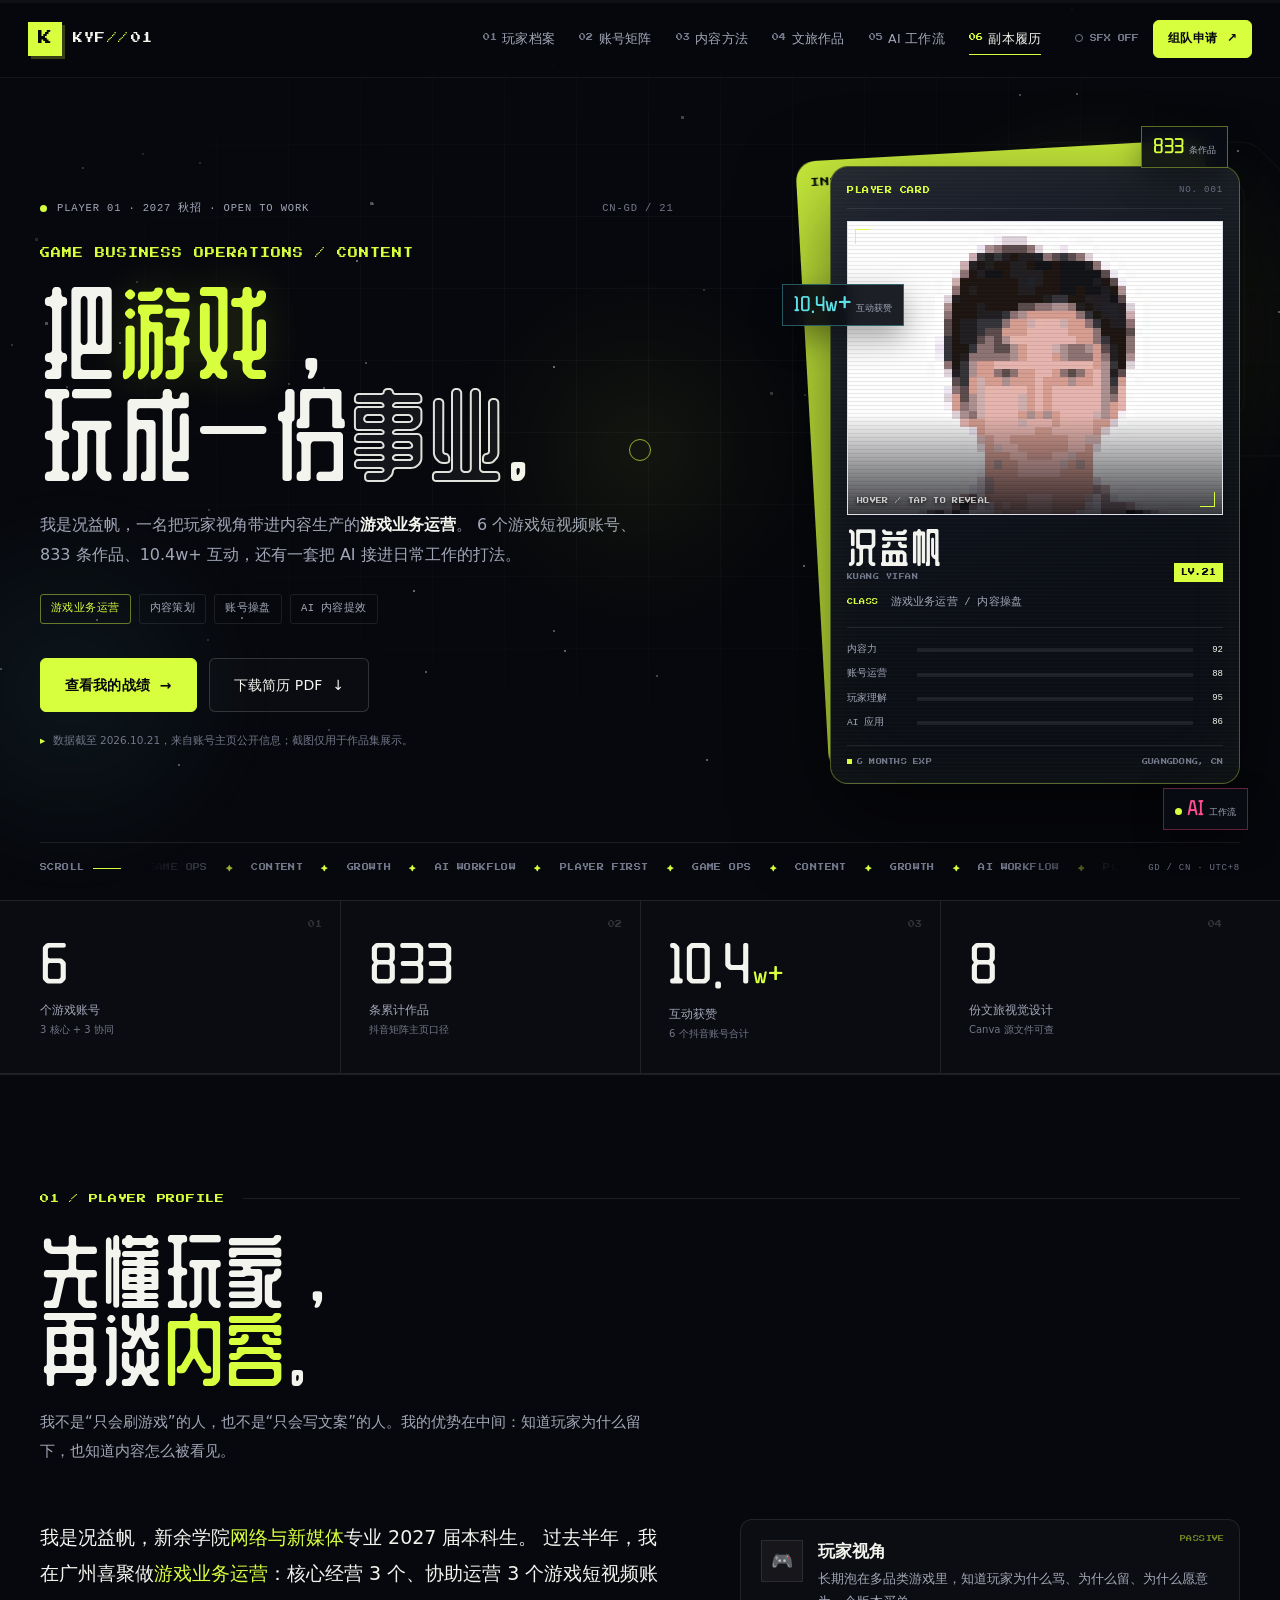
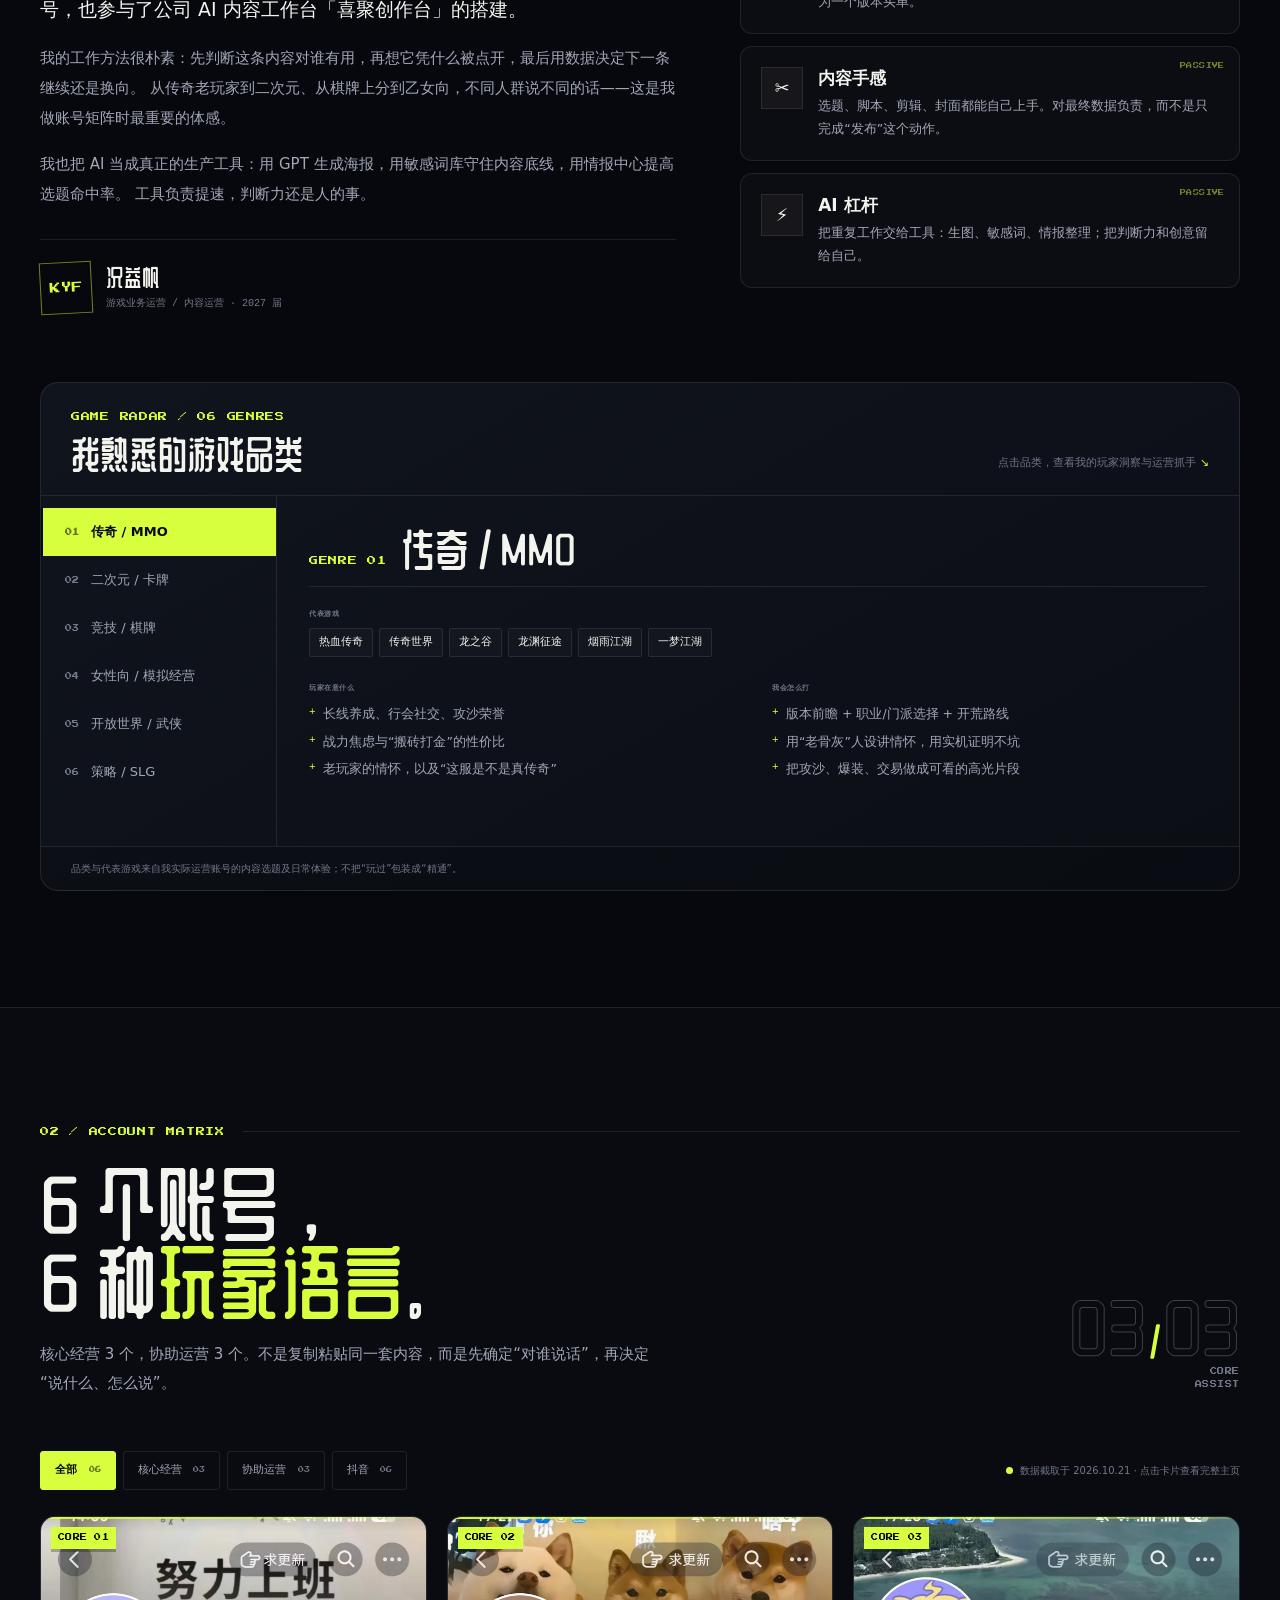
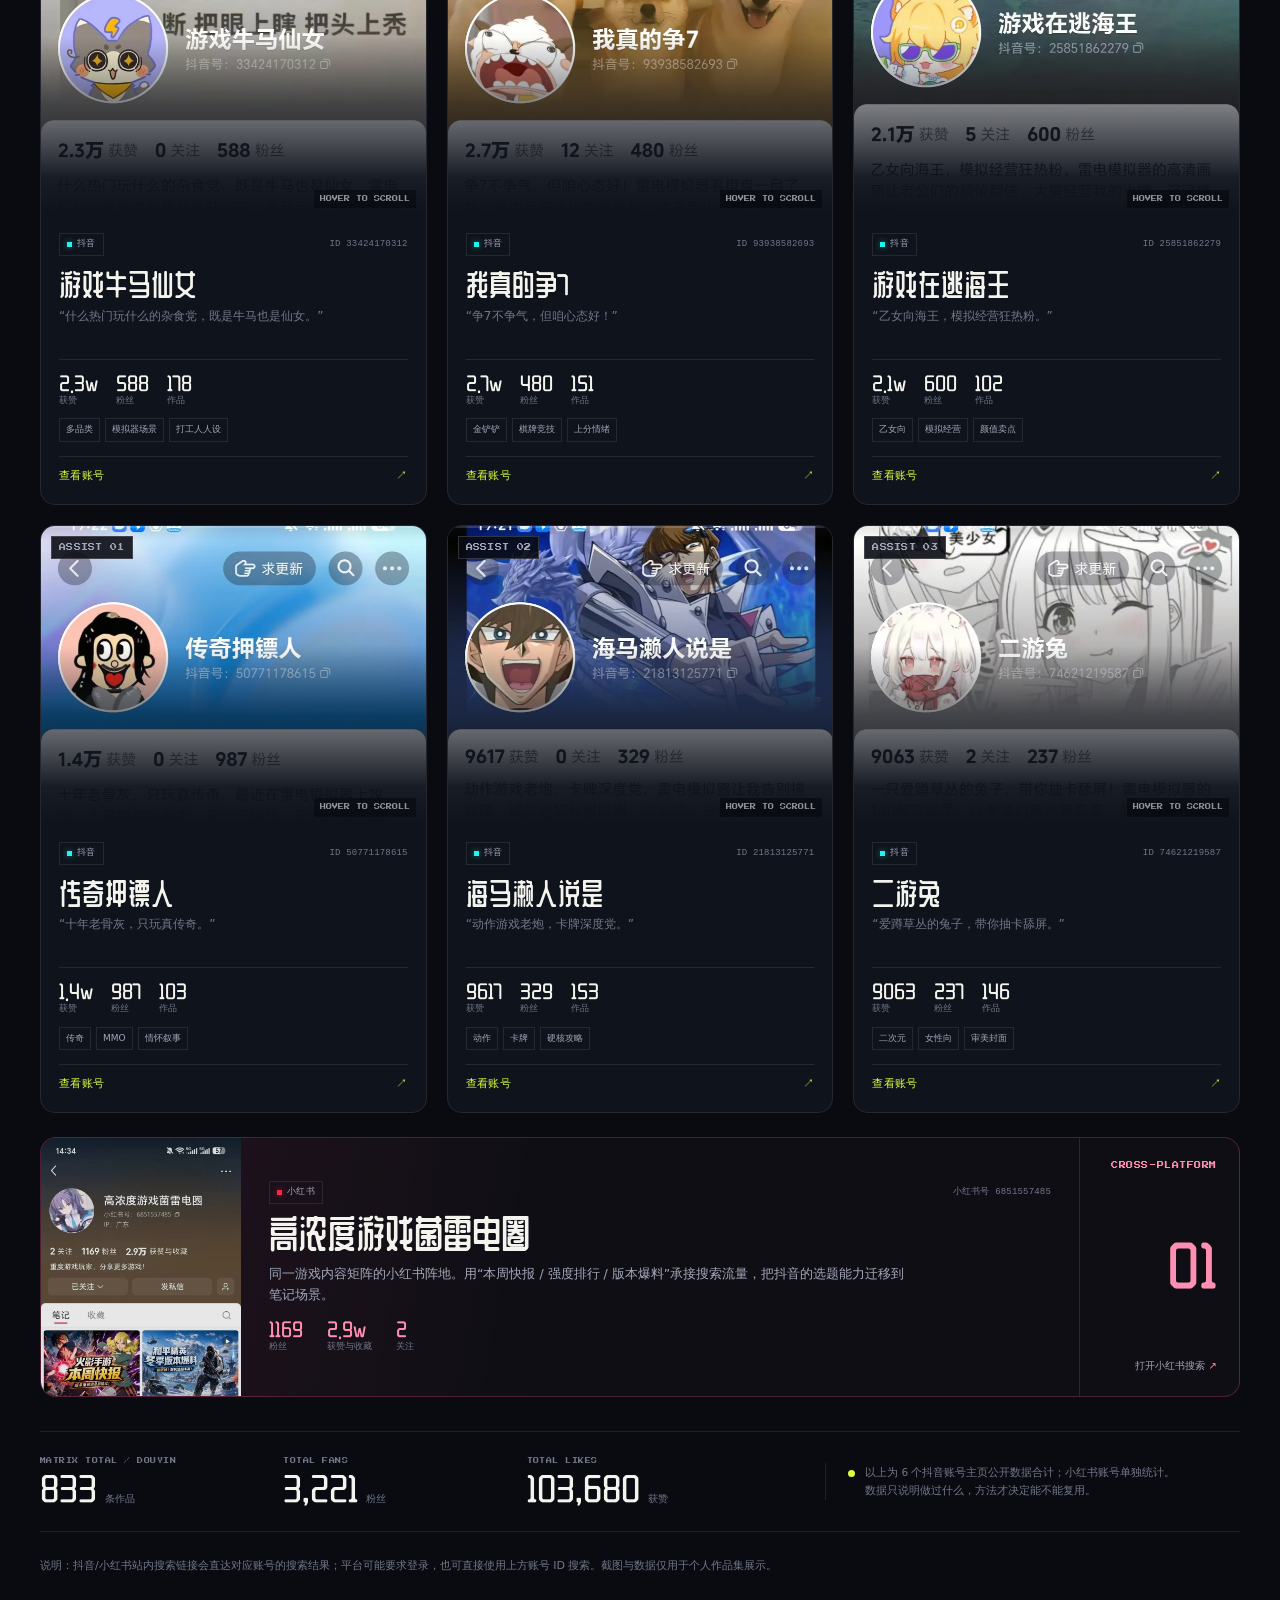
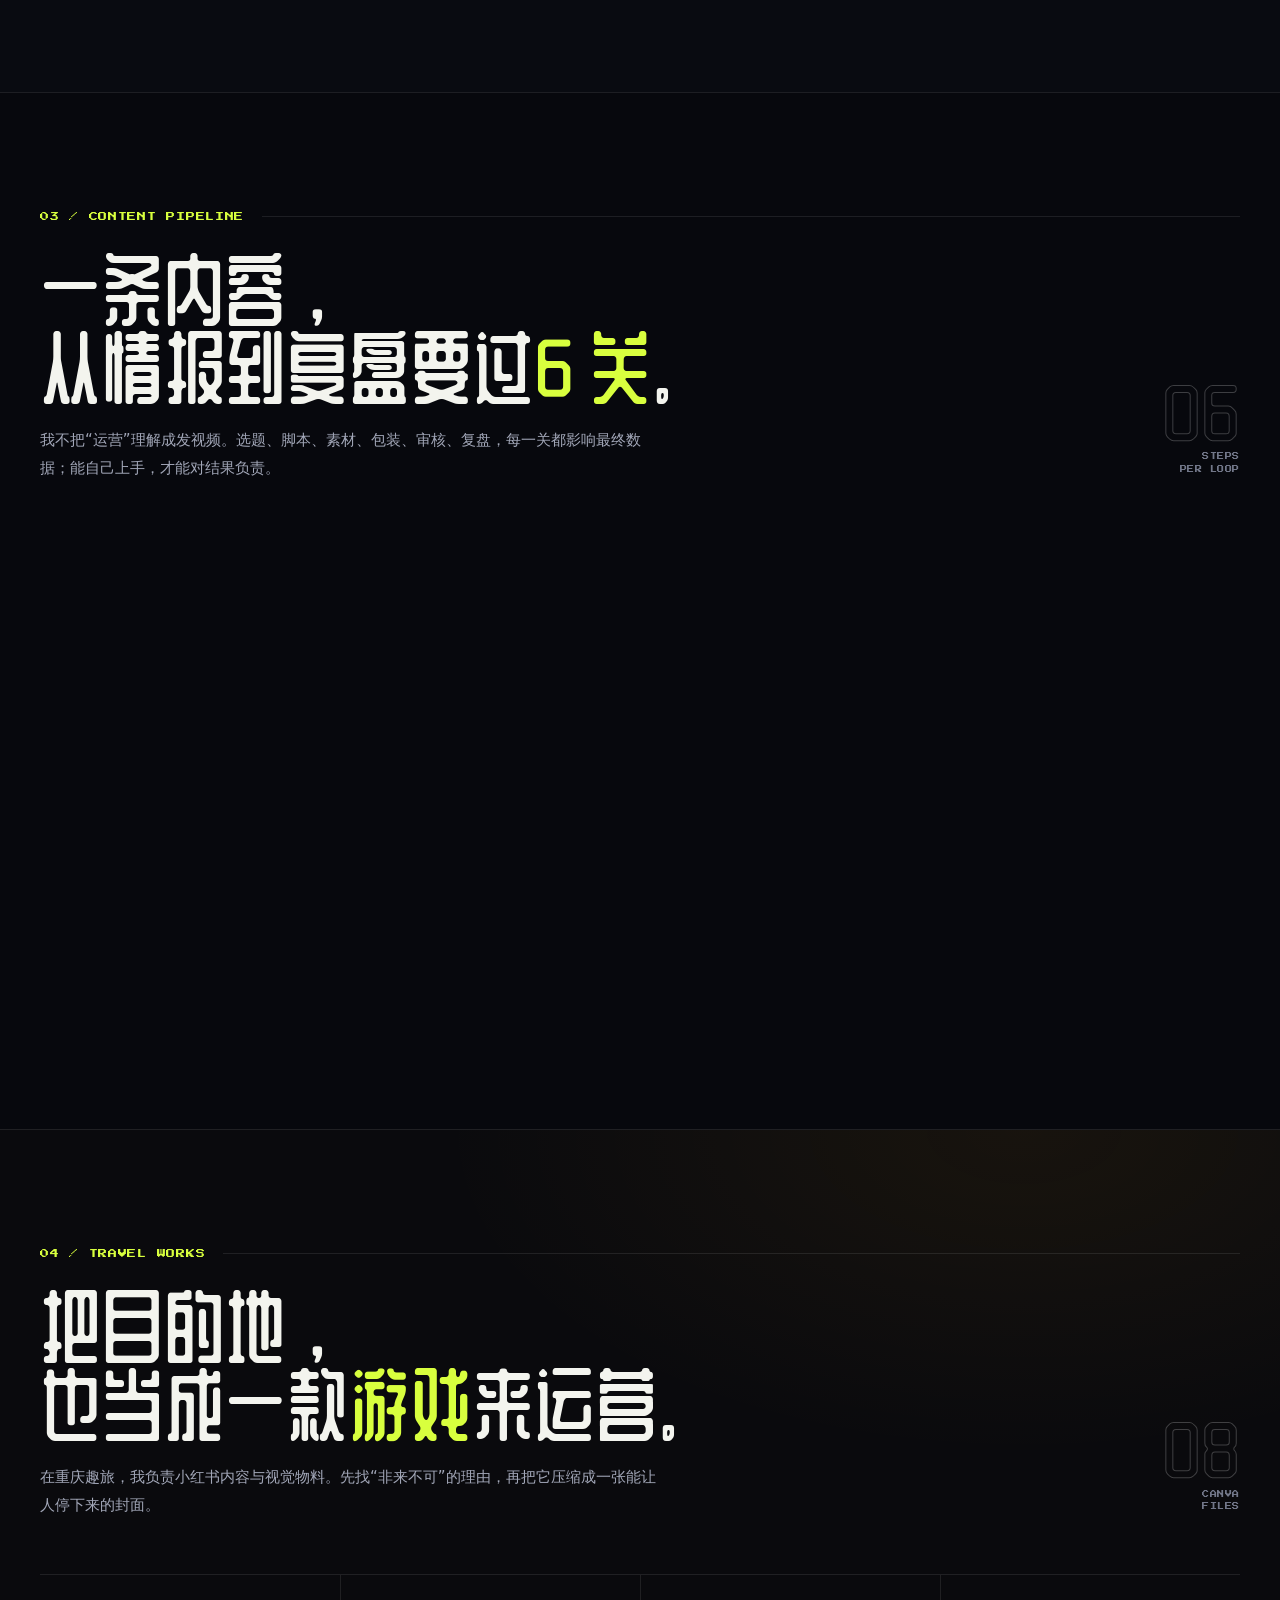
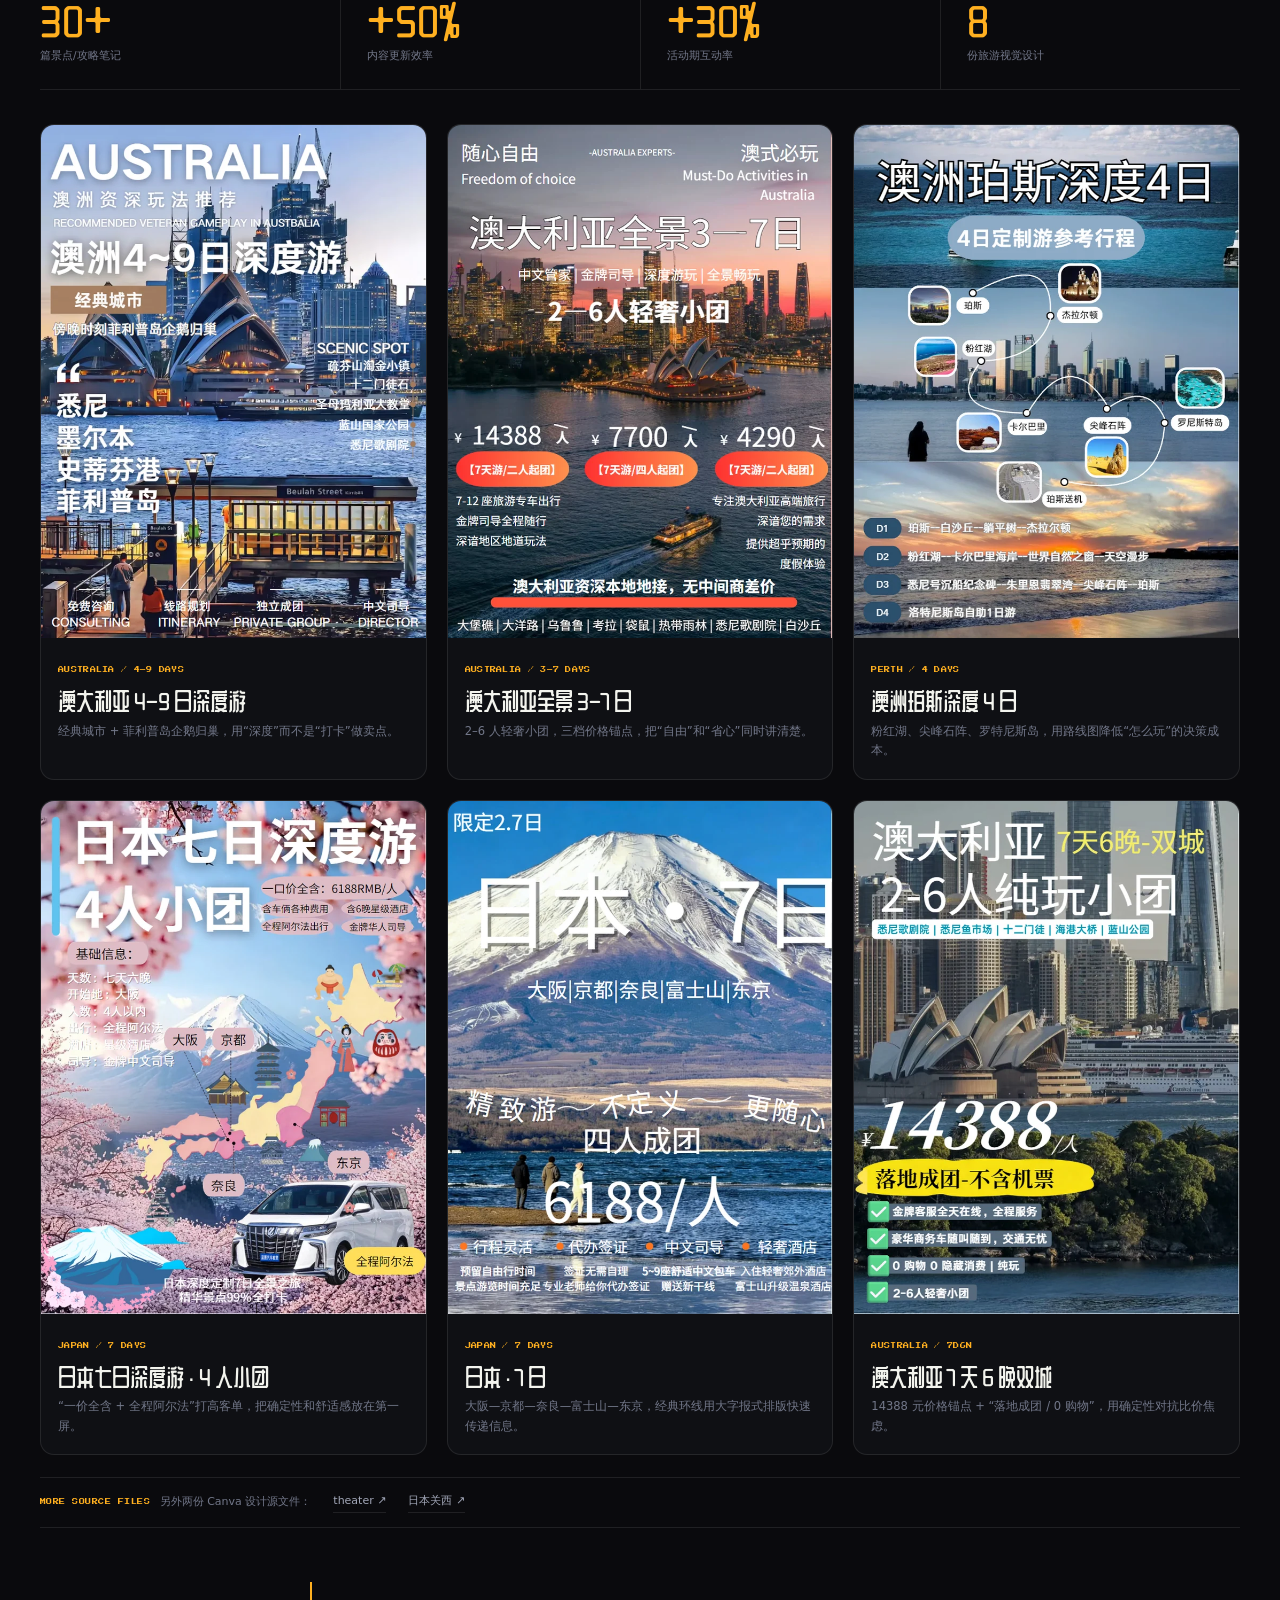
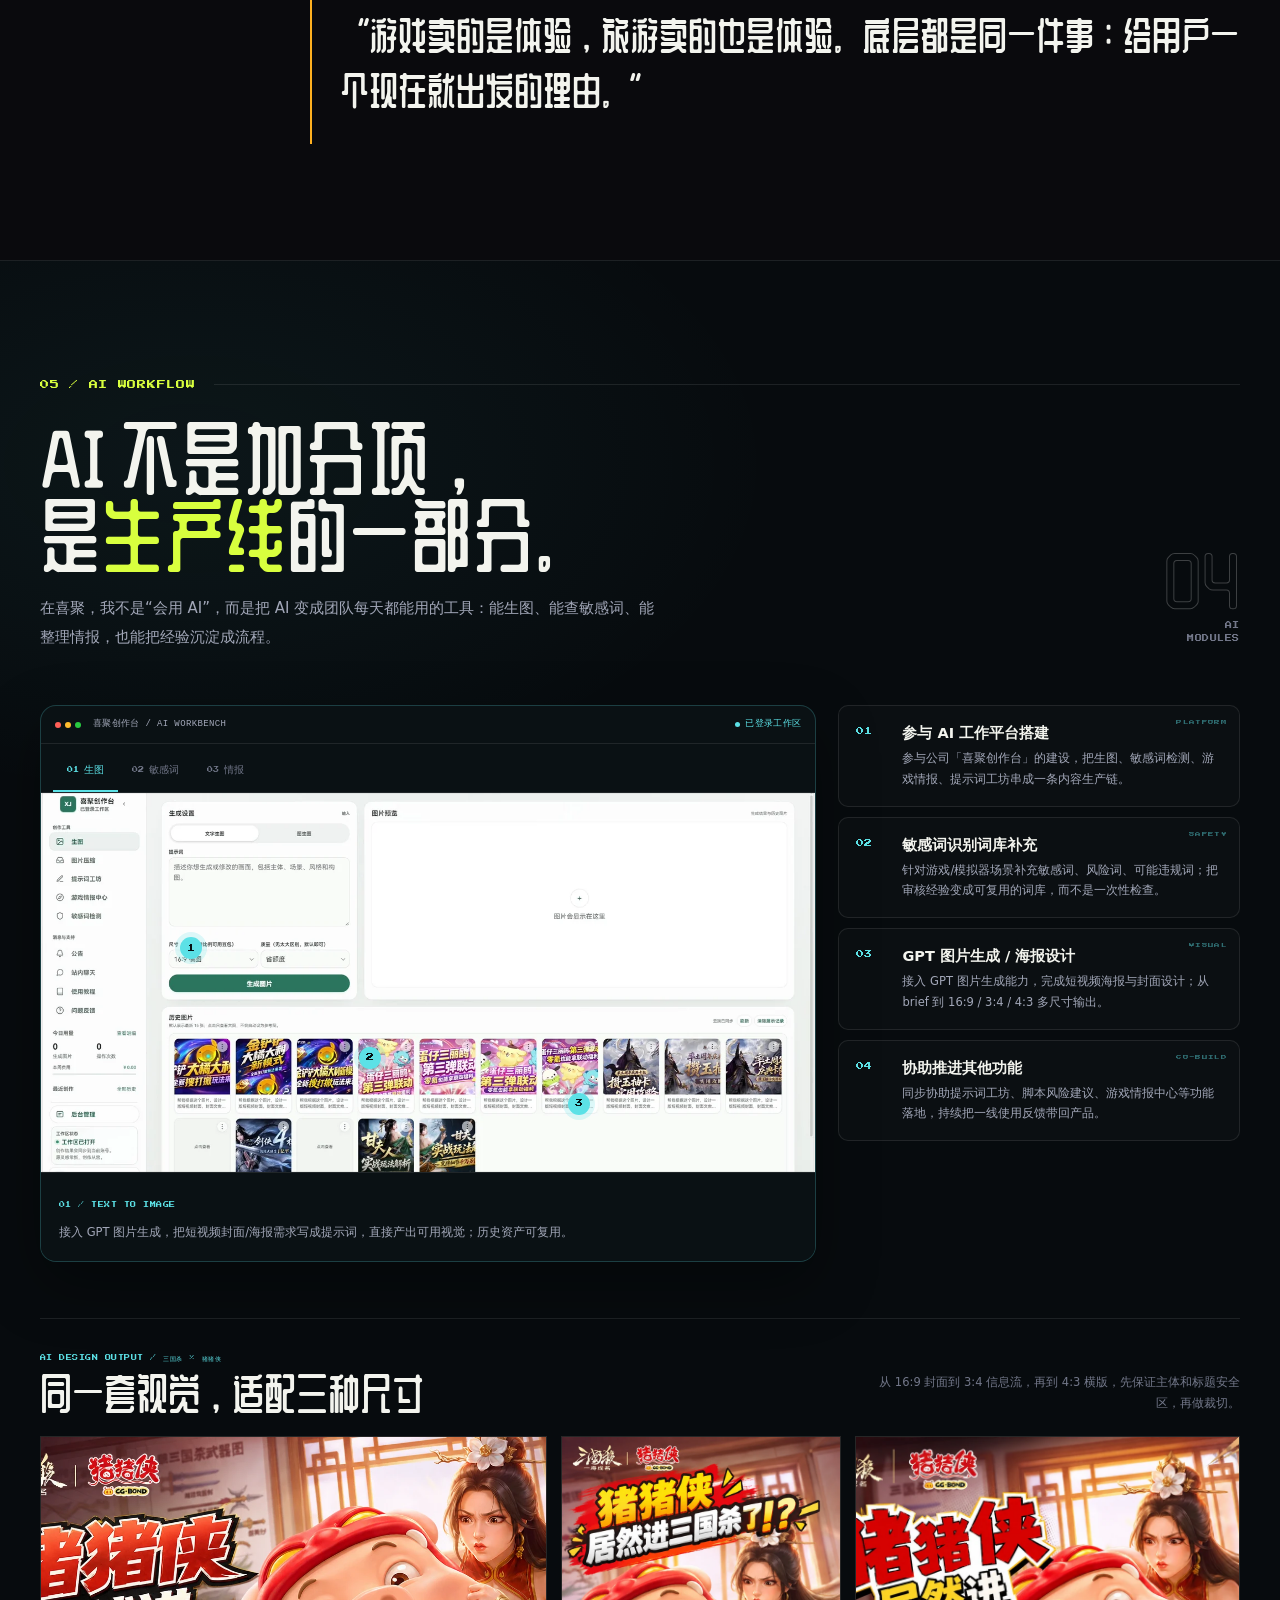
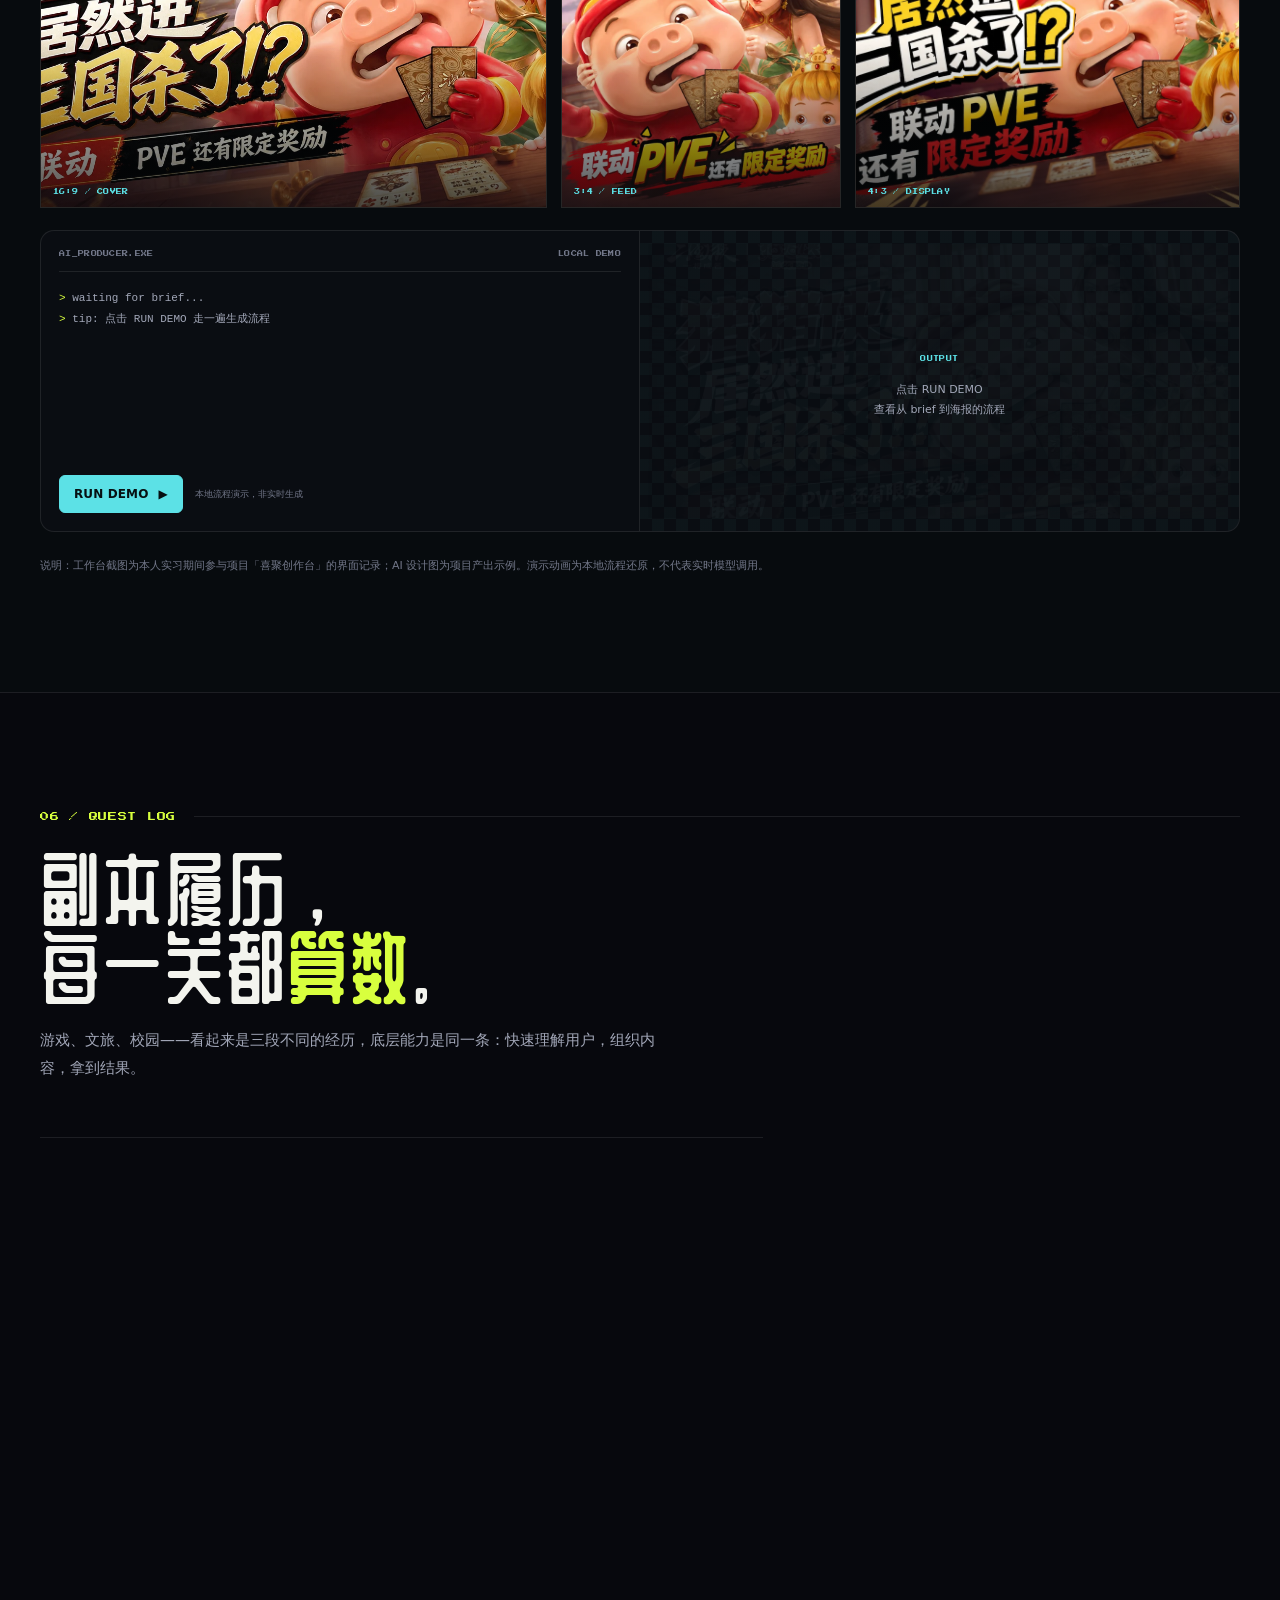
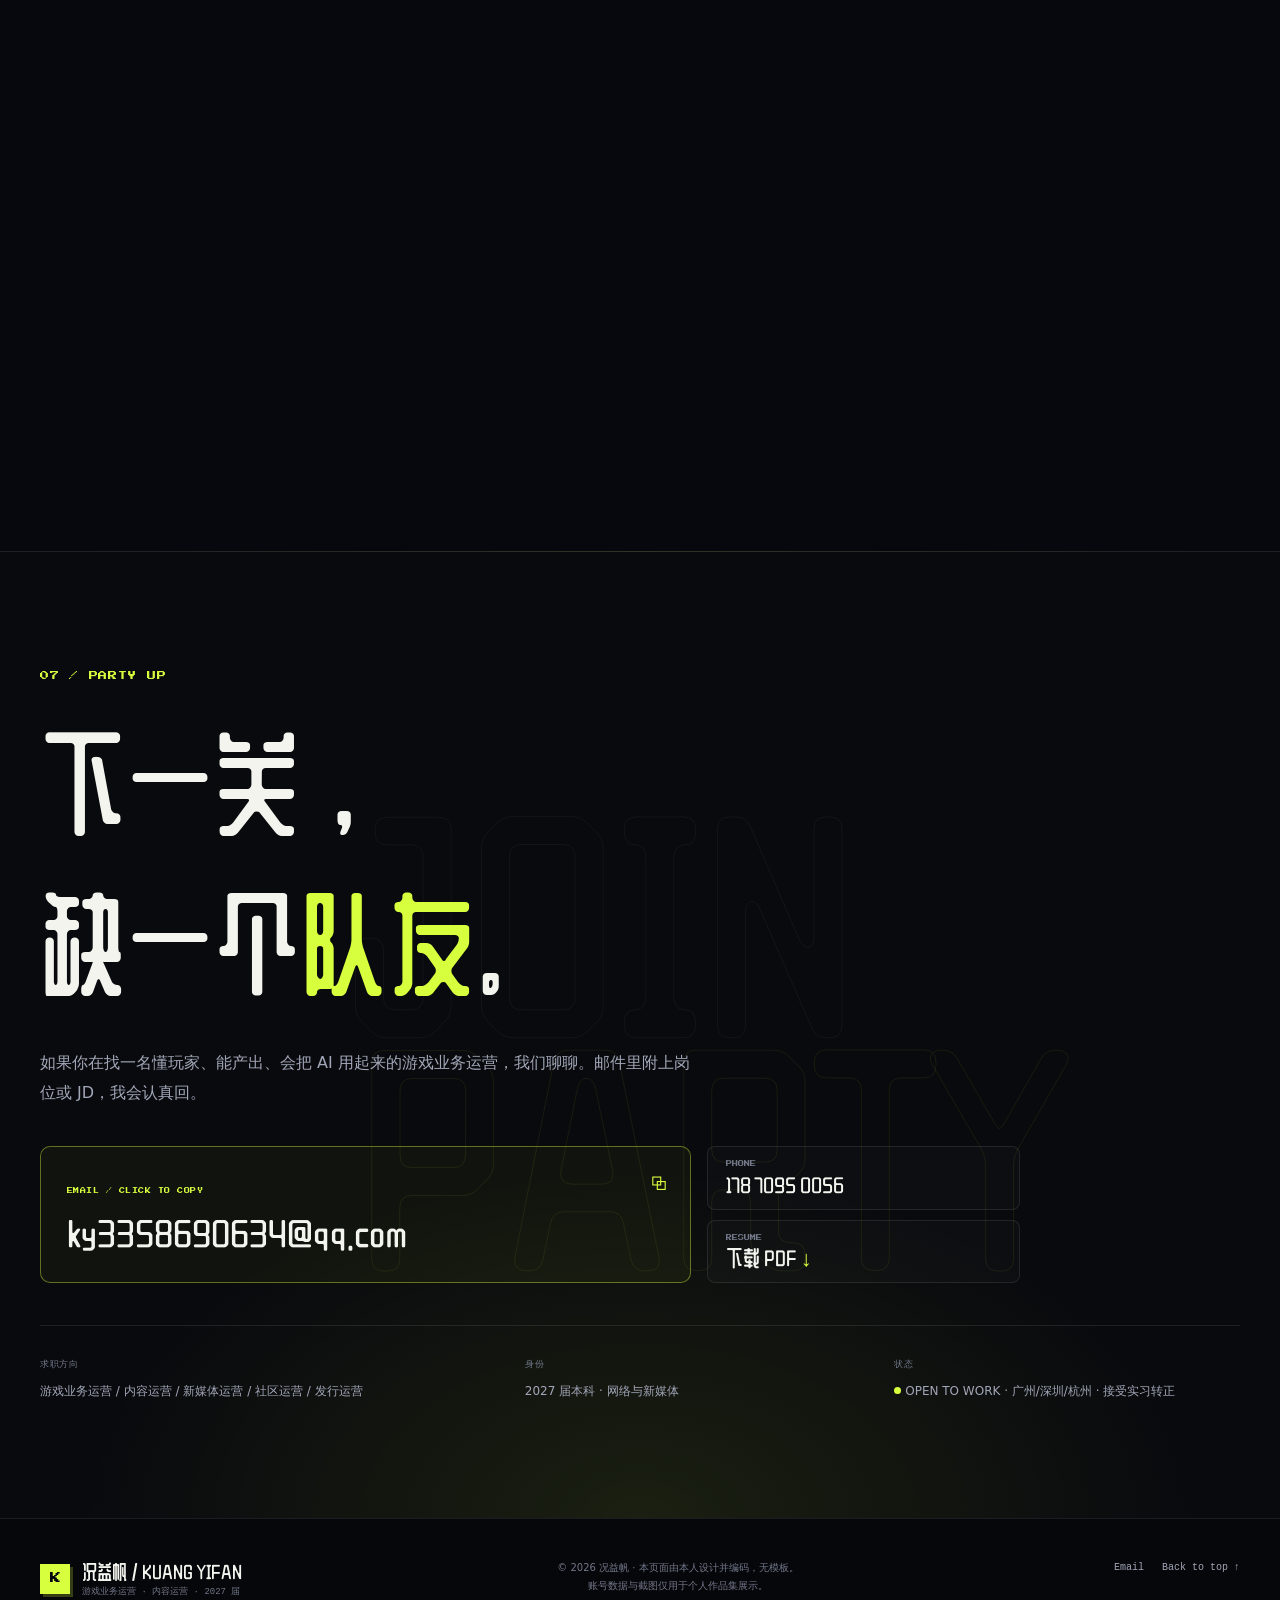
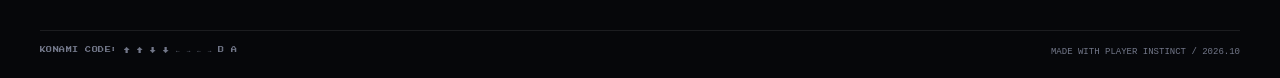
<file: index.html>
<!doctype html>
<html lang="zh-CN" class="js">
<head>
  <meta charset="utf-8">
  <meta name="viewport" content="width=device-width, initial-scale=1">
  <title>况益帆 | 游戏业务运营 · 2027 秋招作品集</title>
  <meta name="description" content="况益帆，2027 届网络与新媒体本科，游戏业务运营。6 个游戏短视频账号、833 条作品、10.4w+ 互动；参与搭建公司 AI 内容工作台。懂玩家，也懂把内容做出声量。">
  <meta name="theme-color" content="#07080d">
  <link rel="canonical" href="https://kyfgzq.github.io/kuangyifan-portfolio/">
  <meta property="og:title" content="况益帆 | 游戏业务运营 · 2027 秋招">
  <meta property="og:description" content="把游戏玩成一份事业。6 个账号 / 833 条作品 / 10.4w+ 互动 / 一套 AI 内容工作流。">
  <meta property="og:type" content="website">
  <meta property="og:url" content="https://kyfgzq.github.io/kuangyifan-portfolio/">
  <meta property="og:image" content="https://kyfgzq.github.io/kuangyifan-portfolio/assets/brand/og.jpg">
  <meta property="og:image:width" content="1200">
  <meta property="og:image:height" content="630">
  <meta name="twitter:card" content="summary_large_image">
  <meta name="twitter:image" content="https://kyfgzq.github.io/kuangyifan-portfolio/assets/brand/og.jpg">
  <link rel="icon" href="assets/brand/favicon.svg" type="image/svg+xml">
  <link rel="preload" href="assets/brand/portrait-pixel.webp" as="image" type="image/webp">
  <link rel="stylesheet" href="assets/fonts/qingke.css">
  <link rel="stylesheet" href="assets/fonts/pixel.css">
  <link rel="stylesheet" href="assets/css/style.css">
  <script>document.documentElement.classList.add('js');</script>
  <noscript><style>.loader{display:none!important}body.is-loading{overflow:auto!important}.reveal{opacity:1!important;transform:none!important}</style></noscript>
</head>
<body class="is-loading">
  <a class="skip-link" href="#main">跳到主要内容</a>

  <div class="loader" id="loader" aria-hidden="true">
    <div class="loader__scan"></div>
    <div class="loader__box">
      <div class="loader__top"><span>NOW LOADING</span><span>PLAYER_01</span></div>
      <div class="loader__name">况益帆<span> / KUANG YIFAN</span></div>
      <div class="loader__track"><i id="loaderBar"></i></div>
      <div class="loader__bottom"><span id="loaderPct">0%</span><button type="button" id="skipLoader">SKIP &gt;&gt;</button></div>
    </div>
    <p class="loader__hint">正在读取玩家存档 · 请稍候</p>
  </div>

  <div class="cursor-glow" aria-hidden="true"></div>
  <div class="cursor-ring" aria-hidden="true"></div>
  <div class="scroll-progress" aria-hidden="true"><i id="progressBar"></i></div>
  <div class="confetti-layer" id="confettiLayer" aria-hidden="true"></div>

  <header class="site-header" id="top">
    <div class="nav-shell">
      <a class="brand" href="#top" aria-label="况益帆 首页">
        <span class="brand__mark" aria-hidden="true">K</span>
        <span class="brand__text">KYF<span>//</span>01</span>
      </a>
      <nav class="nav" id="siteNav" aria-label="主导航">
        <a href="#about"><i>01</i>玩家档案</a>
        <a href="#accounts"><i>02</i>账号矩阵</a>
        <a href="#method"><i>03</i>内容方法</a>
        <a href="#travel"><i>04</i>文旅作品</a>
        <a href="#ai"><i>05</i>AI 工作流</a>
        <a href="#experience"><i>06</i>副本履历</a>
      </nav>
      <div class="nav-actions">
        <button class="sfx-toggle" id="sfxToggle" type="button" aria-pressed="false" title="开关界面音效">
          <span class="sfx-dot"></span><span class="sfx-label">SFX OFF</span>
        </button>
        <a class="btn btn--small btn--lime" href="#contact">组队申请 <span aria-hidden="true">↗</span></a>
        <button class="menu-toggle" id="menuToggle" type="button" aria-controls="mobileMenu" aria-expanded="false" aria-label="打开菜单">
          <span></span><span></span>
        </button>
      </div>
    </div>
  </header>

  <div class="mobile-menu" id="mobileMenu" aria-hidden="true">
    <div class="mobile-menu__inner">
      <p class="pixel-label">SELECT STAGE</p>
      <a href="#about"><span>01</span>玩家档案</a>
      <a href="#accounts"><span>02</span>账号矩阵</a>
      <a href="#method"><span>03</span>内容方法</a>
      <a href="#travel"><span>04</span>文旅作品</a>
      <a href="#ai"><span>05</span>AI 工作流</a>
      <a href="#experience"><span>06</span>副本履历</a>
      <a href="#contact"><span>07</span>组队申请</a>
      <div class="mobile-menu__foot">
        <a href="mailto:ky3358690634@qq.com">ky3358690634@qq.com</a>
        <a href="tel:17870950056">178 7095 0056</a>
      </div>
    </div>
  </div>

  <main id="main">
    <section class="hero" id="hero" aria-labelledby="heroTitle">
      <div class="hero__grid" aria-hidden="true"></div>
      <div class="hero__glow hero__glow--a" aria-hidden="true"></div>
      <div class="hero__glow hero__glow--b" aria-hidden="true"></div>
      <div class="hero__stars" id="heroStars" aria-hidden="true"></div>
      <div class="hero__ghost" aria-hidden="true">01</div>

      <div class="wrap hero__wrap">
        <div class="hero__copy">
          <div class="status-line reveal" data-delay="0">
            <span class="status-dot"></span>
            <span>PLAYER 01 · 2027 秋招 · OPEN TO WORK</span>
            <span class="status-code">CN-GD / 21</span>
          </div>

          <p class="hero__kicker reveal" data-delay="1">GAME BUSINESS OPERATIONS / CONTENT</p>

          <h1 class="hero__title reveal" data-delay="2" id="heroTitle">
            <span class="hero__line">把<span class="hl">游戏</span>，</span>
            <span class="hero__line">玩成一份<span class="outline">事业</span>。</span>
          </h1>

          <p class="hero__lead reveal" data-delay="3">
            我是况益帆，一名把玩家视角带进内容生产的<strong>游戏业务运营</strong>。
            6 个游戏短视频账号、833 条作品、10.4w+ 互动，还有一套把 AI 接进日常工作的打法。
          </p>

          <div class="hero__tags reveal" data-delay="4" aria-label="岗位方向">
            <span>游戏业务运营</span>
            <span>内容策划</span>
            <span>账号操盘</span>
            <span>AI 内容提效</span>
          </div>

          <div class="hero__cta reveal" data-delay="5">
            <a class="btn btn--lime btn--big" href="#accounts">查看我的战绩 <span class="btn__arrow" aria-hidden="true">→</span></a>
            <a class="btn btn--ghost btn--big" href="assets/KuangYifan-Resume.pdf" download>下载简历 PDF <span aria-hidden="true">↓</span></a>
          </div>

          <p class="hero__note reveal" data-delay="6">
            <span aria-hidden="true">▸</span> 数据截至 2026.10.21，来自账号主页公开信息；截图仅用于作品集展示。
          </p>
        </div>

        <div class="hero__card-wrap reveal" data-delay="3">
          <div class="player-card" id="playerCard" data-parallax="14">
            <div class="player-card__back" aria-hidden="true">
              <span>INSERT</span><span>COIN</span>
            </div>
            <div class="player-card__inner">
              <div class="player-card__top">
                <span class="pixel-label">PLAYER CARD</span>
                <span class="player-card__no">NO. 001</span>
              </div>

              <div class="player-portrait" id="portraitToggle" tabindex="0" role="button" aria-label="切换像素头像与真实照片" aria-pressed="false">
                <img class="player-portrait__pixel" src="assets/brand/portrait-pixel.webp" alt="况益帆的像素风头像" width="368" height="656">
                <img class="player-portrait__real" src="assets/brand/portrait.webp" alt="况益帆的照片" width="327" height="606">
                <span class="player-portrait__hint">HOVER / TAP TO REVEAL</span>
                <span class="player-portrait__corner player-portrait__corner--tl" aria-hidden="true"></span>
                <span class="player-portrait__corner player-portrait__corner--br" aria-hidden="true"></span>
              </div>

              <div class="player-card__id">
                <div>
                  <h2>况益帆</h2>
                  <p>KUANG YIFAN</p>
                </div>
                <span class="lv">LV.21</span>
              </div>

              <p class="player-card__class"><span>CLASS</span> 游戏业务运营 / 内容操盘</p>

              <div class="attrs" aria-label="自评能力属性">
                <div class="attr"><span>内容力</span><i style="--v:92%"></i><b>92</b></div>
                <div class="attr"><span>账号运营</span><i style="--v:88%"></i><b>88</b></div>
                <div class="attr"><span>玩家理解</span><i style="--v:95%"></i><b>95</b></div>
                <div class="attr"><span>AI 应用</span><i style="--v:86%"></i><b>86</b></div>
              </div>

              <div class="player-card__foot">
                <span><i class="mini-dot"></i>6 MONTHS EXP</span>
                <span>GUANGDONG, CN</span>
              </div>
            </div>
          </div>

          <div class="float-chip float-chip--a" data-parallax="26">
            <b>833</b><span>条作品</span>
          </div>
          <div class="float-chip float-chip--b" data-parallax="34">
            <b>10.4w+</b><span>互动获赞</span>
          </div>
          <div class="float-chip float-chip--c" data-parallax="20">
            <span class="live-dot"></span><b>AI</b><span>工作流</span>
          </div>
        </div>
      </div>

      <div class="hero__foot wrap">
        <div class="hero__scroll"><span>SCROLL</span><i></i></div>
        <div class="hero__marquee" aria-hidden="true">
          <div class="marquee-track">
            <span>GAME OPS</span><b>✦</b><span>CONTENT</span><b>✦</b><span>GROWTH</span><b>✦</b><span>AI WORKFLOW</span><b>✦</b><span>PLAYER FIRST</span><b>✦</b>
            <span>GAME OPS</span><b>✦</b><span>CONTENT</span><b>✦</b><span>GROWTH</span><b>✦</b><span>AI WORKFLOW</span><b>✦</b><span>PLAYER FIRST</span><b>✦</b>
          </div>
        </div>
        <div class="hero__coords" aria-hidden="true">GD / CN · UTC+8</div>
      </div>
    </section>

    <section class="stat-strip" aria-label="关键数据">
      <div class="wrap stat-grid">
        <div class="stat reveal">
          <span class="stat__no">01</span>
          <strong class="count" data-count="6">6</strong>
          <p>个游戏账号<br><em>3 核心 + 3 协同</em></p>
        </div>
        <div class="stat reveal">
          <span class="stat__no">02</span>
          <strong class="count" data-count="833">833</strong>
          <p>条累计作品<br><em>抖音矩阵主页口径</em></p>
        </div>
        <div class="stat reveal">
          <span class="stat__no">03</span>
          <strong class="count" data-count="10.4" data-decimals="1">10.4</strong><small>w+</small>
          <p>互动获赞<br><em>6 个抖音账号合计</em></p>
        </div>
        <div class="stat reveal">
          <span class="stat__no">04</span>
          <strong class="count" data-count="8">8</strong>
          <p>份文旅视觉设计<br><em>Canva 源文件可查</em></p>
        </div>
      </div>
    </section>

    <section class="section section--about" id="about" aria-labelledby="aboutTitle">
      <div class="wrap">
        <header class="sec-head reveal">
          <div class="sec-head__label">
            <span class="pixel-label">01 / PLAYER PROFILE</span>
            <span class="sec-line"></span>
          </div>
          <div class="sec-head__main">
            <h2 id="aboutTitle">先懂玩家，<br>再谈<span class="hl">内容</span>。</h2>
            <p>我不是“只会刷游戏”的人，也不是“只会写文案”的人。我的优势在中间：知道玩家为什么留下，也知道内容怎么被看见。</p>
          </div>
        </header>

        <div class="about-grid">
          <div class="about-story reveal">
            <p class="about-story__lead">
              我是况益帆，新余学院<strong>网络与新媒体</strong>专业 2027 届本科生。
              过去半年，我在广州喜聚做<strong>游戏业务运营</strong>：核心经营 3 个、协助运营 3 个游戏短视频账号，也参与了公司 AI 内容工作台「喜聚创作台」的搭建。
            </p>
            <p>
              我的工作方法很朴素：先判断这条内容对谁有用，再想它凭什么被点开，最后用数据决定下一条继续还是换向。
              从传奇老玩家到二次元、从棋牌上分到乙女向，不同人群说不同的话——这是我做账号矩阵时最重要的体感。
            </p>
            <p>
              我也把 AI 当成真正的生产工具：用 GPT 生成海报，用敏感词库守住内容底线，用情报中心提高选题命中率。
              工具负责提速，判断力还是人的事。
            </p>
            <div class="about-sign">
              <span class="about-sign__mark" aria-hidden="true">KYF</span>
              <div>
                <b>况益帆</b>
                <small>游戏业务运营 / 内容运营 · 2027 届</small>
              </div>
            </div>
          </div>

          <div class="perks">
            <article class="perk reveal">
              <span class="perk__icon" aria-hidden="true">🎮</span>
              <div>
                <h3>玩家视角</h3>
                <p>长期泡在多品类游戏里，知道玩家为什么骂、为什么留、为什么愿意为一个版本买单。</p>
              </div>
              <span class="perk__tag">PASSIVE</span>
            </article>
            <article class="perk reveal">
              <span class="perk__icon" aria-hidden="true">✂️</span>
              <div>
                <h3>内容手感</h3>
                <p>选题、脚本、剪辑、封面都能自己上手。对最终数据负责，而不是只完成“发布”这个动作。</p>
              </div>
              <span class="perk__tag">PASSIVE</span>
            </article>
            <article class="perk reveal">
              <span class="perk__icon" aria-hidden="true">⚡</span>
              <div>
                <h3>AI 杠杆</h3>
                <p>把重复工作交给工具：生图、敏感词、情报整理；把判断力和创意留给自己。</p>
              </div>
              <span class="perk__tag">PASSIVE</span>
            </article>
          </div>
        </div>

        <div class="radar reveal" id="gameRadar">
          <div class="radar__head">
            <div>
              <p class="pixel-label">GAME RADAR / 06 GENRES</p>
              <h3>我熟悉的游戏品类</h3>
            </div>
            <p class="radar__hint">点击品类，查看我的玩家洞察与运营抓手 <span aria-hidden="true">↘</span></p>
          </div>

          <div class="radar__body">
            <div class="radar__tabs" role="tablist" aria-label="游戏品类">
              <button type="button" role="tab" aria-selected="true" aria-controls="genre-mmo" id="tab-mmo" data-genre="mmo"><span>01</span>传奇 / MMO</button>
              <button type="button" role="tab" aria-selected="false" aria-controls="genre-acg" id="tab-acg" data-genre="acg"><span>02</span>二次元 / 卡牌</button>
              <button type="button" role="tab" aria-selected="false" aria-controls="genre-comp" id="tab-comp" data-genre="comp"><span>03</span>竞技 / 棋牌</button>
              <button type="button" role="tab" aria-selected="false" aria-controls="genre-josei" id="tab-josei" data-genre="josei"><span>04</span>女性向 / 模拟经营</button>
              <button type="button" role="tab" aria-selected="false" aria-controls="genre-open" id="tab-open" data-genre="open"><span>05</span>开放世界 / 武侠</button>
              <button type="button" role="tab" aria-selected="false" aria-controls="genre-slg" id="tab-slg" data-genre="slg"><span>06</span>策略 / SLG</button>
            </div>

            <div class="radar__panels">
              <div class="genre-panel is-active" id="genre-mmo" role="tabpanel" aria-labelledby="tab-mmo">
                <div class="genre-panel__top"><span class="pixel-label">GENRE 01</span><h4>传奇 / MMO</h4></div>
                <div class="genre-block"><h5>代表游戏</h5><p class="chip-row"><span>热血传奇</span><span>传奇世界</span><span>龙之谷</span><span>龙渊征途</span><span>烟雨江湖</span><span>一梦江湖</span></p></div>
                <div class="genre-cols">
                  <div><h5>玩家在意什么</h5><ul><li>长线养成、行会社交、攻沙荣誉</li><li>战力焦虑与“搬砖打金”的性价比</li><li>老玩家的情怀，以及“这服是不是真传奇”</li></ul></div>
                  <div><h5>我会怎么打</h5><ul><li>版本前瞻 + 职业/门派选择 + 开荒路线</li><li>用“老骨灰”人设讲情怀，用实机证明不坑</li><li>把攻沙、爆装、交易做成可看的高光片段</li></ul></div>
                </div>
              </div>

              <div class="genre-panel" id="genre-acg" role="tabpanel" aria-labelledby="tab-acg" hidden>
                <div class="genre-panel__top"><span class="pixel-label">GENRE 02</span><h4>二次元 / 卡牌</h4></div>
                <div class="genre-block"><h5>代表游戏</h5><p class="chip-row"><span>火影忍者手游</span><span>阴阳师</span><span>重返未来 1999</span><span>光遇</span><span>第五人格</span></p></div>
                <div class="genre-cols">
                  <div><h5>玩家在意什么</h5><ul><li>角色爱、卡面审美、剧情关系</li><li>抽卡规划：抽不抽、练不练、怎么配</li><li>版本强度与“值不值得回坑”</li></ul></div>
                  <div><h5>我会怎么打</h5><ul><li>角色测评先给结论，再讲配队与抽取优先级</li><li>高审美封面承接角色情绪，标题承接搜索需求</li><li>版本爆料、活动攻略、二创氛围三线并行</li></ul></div>
                </div>
              </div>

              <div class="genre-panel" id="genre-comp" role="tabpanel" aria-labelledby="tab-comp" hidden>
                <div class="genre-panel__top"><span class="pixel-label">GENRE 03</span><h4>竞技 / 棋牌</h4></div>
                <div class="genre-block"><h5>代表游戏</h5><p class="chip-row"><span>金铲铲之战</span><span>和平精英</span><span>三国杀</span></p></div>
                <div class="genre-cols">
                  <div><h5>玩家在意什么</h5><ul><li>段位、版本答案、上分效率</li><li>“这套阵容/这把枪到底行不行”</li><li>版本更新后的信息差</li></ul></div>
                  <div><h5>我会怎么打</h5><ul><li>强度排行、阵容/枪械推荐、实战复盘</li><li>标题直接给结论，封面用排行/对比制造点击理由</li><li>评论区收集分段痛点，反哺下一条选题</li></ul></div>
                </div>
              </div>

              <div class="genre-panel" id="genre-josei" role="tabpanel" aria-labelledby="tab-josei" hidden>
                <div class="genre-panel__top"><span class="pixel-label">GENRE 04</span><h4>女性向 / 模拟经营</h4></div>
                <div class="genre-block"><h5>代表游戏</h5><p class="chip-row"><span>光与夜之恋</span><span>未定事件簿</span><span>鹅鸭杀</span><span>小镇经营类</span></p></div>
                <div class="genre-cols">
                  <div><h5>玩家在意什么</h5><ul><li>陪伴感、角色关系、卡面与剧情</li><li>低门槛社交与轻松整活</li><li>活动福利、入坑/回坑成本</li></ul></div>
                  <div><h5>我会怎么打</h5><ul><li>角色/卡面情绪先行，攻略信息后置</li><li>用“入坑少走弯路”“零氪也能拿”降低决策成本</li><li>大屏沉浸感、高清画质作为模拟器场景卖点</li></ul></div>
                </div>
              </div>

              <div class="genre-panel" id="genre-open" role="tabpanel" aria-labelledby="tab-open" hidden>
                <div class="genre-panel__top"><span class="pixel-label">GENRE 05</span><h4>开放世界 / 武侠</h4></div>
                <div class="genre-block"><h5>代表游戏</h5><p class="chip-row"><span>燕云十六声</span><span>一梦江湖</span><span>烟雨江湖</span></p></div>
                <div class="genre-cols">
                  <div><h5>玩家在意什么</h5><ul><li>探索感、江湖氛围、门派与武学</li><li>画面表现与“值不值得入坑”</li><li>版本新地图、新玩法的信息密度</li></ul></div>
                  <div><h5>我会怎么打</h5><ul><li>地图/奇遇/门派选择做“可收藏”的攻略</li><li>版本前瞻用实机画面建立期待</li><li>把“江湖感”转成视觉封面与氛围文案</li></ul></div>
                </div>
              </div>

              <div class="genre-panel" id="genre-slg" role="tabpanel" aria-labelledby="tab-slg" hidden>
                <div class="genre-panel__top"><span class="pixel-label">GENRE 06</span><h4>策略 / SLG</h4></div>
                <div class="genre-block"><h5>代表游戏</h5><p class="chip-row"><span>三国杀</span><span>三国题材 SLG</span><span>阵容博弈类</span></p></div>
                <div class="genre-cols">
                  <div><h5>玩家在意什么</h5><ul><li>阵容博弈、联盟协作、长线付费</li><li>开荒效率与赛季生态</li><li>武将/战法搭配的最优解</li></ul></div>
                  <div><h5>我会怎么打</h5><ul><li>用“阵容排行/开荒路线”承接强搜索需求</li><li>把复杂机制拆成一张图、三步走</li><li>联动/版本节点做限定内容，放大品牌声量</li></ul></div>
                </div>
              </div>
            </div>
          </div>
          <p class="radar__note">品类与代表游戏来自我实际运营账号的内容选题及日常体验；不把“玩过”包装成“精通”。</p>
        </div>
      </div>
    </section>

    <section class="section section--accounts" id="accounts" aria-labelledby="accountsTitle">
      <div class="wrap">
        <header class="sec-head reveal">
          <div class="sec-head__label">
            <span class="pixel-label">02 / ACCOUNT MATRIX</span>
            <span class="sec-line"></span>
          </div>
          <div class="sec-head__main">
            <h2 id="accountsTitle">6 个账号，<br>6 种<span class="hl">玩家语言</span>。</h2>
            <p>核心经营 3 个，协助运营 3 个。不是复制粘贴同一套内容，而是先确定“对谁说话”，再决定“说什么、怎么说”。</p>
          </div>
          <div class="sec-head__aside">
            <span class="big-num">03<span>/</span>03</span>
            <p>CORE<br>ASSIST</p>
          </div>
        </header>

        <div class="account-toolbar reveal">
          <div class="filters" role="group" aria-label="筛选账号">
            <button type="button" class="filter is-active" data-filter="all" aria-pressed="true">全部 <span>06</span></button>
            <button type="button" class="filter" data-filter="core" aria-pressed="false">核心经营 <span>03</span></button>
            <button type="button" class="filter" data-filter="assist" aria-pressed="false">协助运营 <span>03</span></button>
            <button type="button" class="filter" data-filter="douyin" aria-pressed="false">抖音 <span>06</span></button>
          </div>
          <p class="toolbar-note"><span class="live-dot"></span> 数据截取于 2026.10.21 · 点击卡片查看完整主页</p>
        </div>

        <div class="account-grid" id="accountGrid">
          <article class="account-card account-card--core reveal" data-account="niuma" data-tier="core" data-platform="douyin" tabindex="0" role="button" aria-label="查看账号 游戏牛马仙女 的详情">
            <div class="account-card__shot">
              <img src="assets/accounts/douyin-niuma.webp" alt="游戏牛马仙女 抖音主页截图" width="760" height="1673">
              <span class="tier-badge">CORE 01</span>
              <span class="shot-hint">HOVER TO SCROLL</span>
              <span class="shot-fade" aria-hidden="true"></span>
            </div>
            <div class="account-card__body">
              <div class="account-meta"><span class="platform platform--dy">抖音</span><span class="account-id">ID 33424170312</span></div>
              <h3>游戏牛马仙女</h3>
              <p class="account-quote">“什么热门玩什么的杂食党，既是牛马也是仙女。”</p>
              <div class="account-stats">
                <span><b>2.3w</b>获赞</span><span><b>588</b>粉丝</span><span><b>178</b>作品</span>
              </div>
              <div class="account-tags"><span>多品类</span><span>模拟器场景</span><span>打工人人设</span></div>
              <span class="account-open">查看账号 <i aria-hidden="true">↗</i></span>
            </div>
          </article>

          <article class="account-card account-card--core reveal" data-account="zheng7" data-tier="core" data-platform="douyin" tabindex="0" role="button" aria-label="查看账号 我真的争7 的详情">
            <div class="account-card__shot">
              <img src="assets/accounts/douyin-zheng7.webp" alt="我真的争7 抖音主页截图" width="760" height="1673">
              <span class="tier-badge">CORE 02</span>
              <span class="shot-hint">HOVER TO SCROLL</span>
              <span class="shot-fade" aria-hidden="true"></span>
            </div>
            <div class="account-card__body">
              <div class="account-meta"><span class="platform platform--dy">抖音</span><span class="account-id">ID 93938582693</span></div>
              <h3>我真的争7</h3>
              <p class="account-quote">“争7不争气，但咱心态好！”</p>
              <div class="account-stats">
                <span><b>2.7w</b>获赞</span><span><b>480</b>粉丝</span><span><b>151</b>作品</span>
              </div>
              <div class="account-tags"><span>金铲铲</span><span>棋牌竞技</span><span>上分情绪</span></div>
              <span class="account-open">查看账号 <i aria-hidden="true">↗</i></span>
            </div>
          </article>

          <article class="account-card account-card--core reveal" data-account="haiwang" data-tier="core" data-platform="douyin" tabindex="0" role="button" aria-label="查看账号 游戏在逃海王 的详情">
            <div class="account-card__shot">
              <img src="assets/accounts/douyin-haiwang.webp" alt="游戏在逃海王 抖音主页截图" width="760" height="1673">
              <span class="tier-badge">CORE 03</span>
              <span class="shot-hint">HOVER TO SCROLL</span>
              <span class="shot-fade" aria-hidden="true"></span>
            </div>
            <div class="account-card__body">
              <div class="account-meta"><span class="platform platform--dy">抖音</span><span class="account-id">ID 25851862279</span></div>
              <h3>游戏在逃海王</h3>
              <p class="account-quote">“乙女向海王，模拟经营狂热粉。”</p>
              <div class="account-stats">
                <span><b>2.1w</b>获赞</span><span><b>600</b>粉丝</span><span><b>102</b>作品</span>
              </div>
              <div class="account-tags"><span>乙女向</span><span>模拟经营</span><span>颜值卖点</span></div>
              <span class="account-open">查看账号 <i aria-hidden="true">↗</i></span>
            </div>
          </article>

          <article class="account-card account-card--assist reveal" data-account="yabiao" data-tier="assist" data-platform="douyin" tabindex="0" role="button" aria-label="查看账号 传奇押镖人 的详情">
            <div class="account-card__shot">
              <img src="assets/accounts/douyin-yabiao.webp" alt="传奇押镖人 抖音主页截图" width="760" height="1673">
              <span class="tier-badge tier-badge--assist">ASSIST 01</span>
              <span class="shot-hint">HOVER TO SCROLL</span>
              <span class="shot-fade" aria-hidden="true"></span>
            </div>
            <div class="account-card__body">
              <div class="account-meta"><span class="platform platform--dy">抖音</span><span class="account-id">ID 50771178615</span></div>
              <h3>传奇押镖人</h3>
              <p class="account-quote">“十年老骨灰，只玩真传奇。”</p>
              <div class="account-stats">
                <span><b>1.4w</b>获赞</span><span><b>987</b>粉丝</span><span><b>103</b>作品</span>
              </div>
              <div class="account-tags"><span>传奇</span><span>MMO</span><span>情怀叙事</span></div>
              <span class="account-open">查看账号 <i aria-hidden="true">↗</i></span>
            </div>
          </article>

          <article class="account-card account-card--assist reveal" data-account="haima" data-tier="assist" data-platform="douyin" tabindex="0" role="button" aria-label="查看账号 海马濑人说是 的详情">
            <div class="account-card__shot">
              <img src="assets/accounts/douyin-haima.webp" alt="海马濑人说是 抖音主页截图" width="760" height="1673">
              <span class="tier-badge tier-badge--assist">ASSIST 02</span>
              <span class="shot-hint">HOVER TO SCROLL</span>
              <span class="shot-fade" aria-hidden="true"></span>
            </div>
            <div class="account-card__body">
              <div class="account-meta"><span class="platform platform--dy">抖音</span><span class="account-id">ID 21813125771</span></div>
              <h3>海马濑人说是</h3>
              <p class="account-quote">“动作游戏老炮，卡牌深度党。”</p>
              <div class="account-stats">
                <span><b>9617</b>获赞</span><span><b>329</b>粉丝</span><span><b>153</b>作品</span>
              </div>
              <div class="account-tags"><span>动作</span><span>卡牌</span><span>硬核攻略</span></div>
              <span class="account-open">查看账号 <i aria-hidden="true">↗</i></span>
            </div>
          </article>

          <article class="account-card account-card--assist reveal" data-account="eryou" data-tier="assist" data-platform="douyin" tabindex="0" role="button" aria-label="查看账号 二游兔 的详情">
            <div class="account-card__shot">
              <img src="assets/accounts/douyin-eryou.webp" alt="二游兔 抖音主页截图" width="760" height="1673">
              <span class="tier-badge tier-badge--assist">ASSIST 03</span>
              <span class="shot-hint">HOVER TO SCROLL</span>
              <span class="shot-fade" aria-hidden="true"></span>
            </div>
            <div class="account-card__body">
              <div class="account-meta"><span class="platform platform--dy">抖音</span><span class="account-id">ID 74621219587</span></div>
              <h3>二游兔</h3>
              <p class="account-quote">“爱蹲草丛的兔子，带你抽卡舔屏。”</p>
              <div class="account-stats">
                <span><b>9063</b>获赞</span><span><b>237</b>粉丝</span><span><b>146</b>作品</span>
              </div>
              <div class="account-tags"><span>二次元</span><span>女性向</span><span>审美封面</span></div>
              <span class="account-open">查看账号 <i aria-hidden="true">↗</i></span>
            </div>
          </article>
        </div>

        <a class="xhs-banner reveal" href="https://www.xiaohongshu.com/search_result?keyword=%E9%AB%98%E6%B5%93%E5%BA%A6%E6%B8%B8%E6%88%8F%E8%8F%8C%E9%9B%B7%E7%94%B5%E5%9C%88" target="_blank" rel="noopener">
          <div class="xhs-banner__shot">
            <img src="assets/accounts/xhs-header.webp" alt="小红书账号 高浓度游戏菌雷电圈 主页截图" width="760" height="980">
          </div>
          <div class="xhs-banner__copy">
            <div class="account-meta"><span class="platform platform--xhs">小红书</span><span class="account-id">小红书号 6851557485</span></div>
            <h3>高浓度游戏菌雷电圈</h3>
            <p>同一游戏内容矩阵的小红书阵地。用“本周快报 / 强度排行 / 版本爆料”承接搜索流量，把抖音的选题能力迁移到笔记场景。</p>
            <div class="account-stats">
              <span><b>1169</b>粉丝</span><span><b>2.9w</b>获赞与收藏</span><span><b>2</b>关注</span>
            </div>
          </div>
          <div class="xhs-banner__side">
            <span class="pixel-label">CROSS-PLATFORM</span>
            <strong>01</strong>
            <span>打开小红书搜索 <i aria-hidden="true">↗</i></span>
          </div>
        </a>

        <div class="account-total reveal">
          <div><span class="pixel-label">MATRIX TOTAL / DOUYIN</span><strong>833</strong><p>条作品</p></div>
          <div><span class="pixel-label">TOTAL FANS</span><strong>3,221</strong><p>粉丝</p></div>
          <div><span class="pixel-label">TOTAL LIKES</span><strong>103,680</strong><p>获赞</p></div>
          <div class="account-total__note"><span class="live-dot"></span><p>以上为 6 个抖音账号主页公开数据合计；小红书账号单独统计。<br>数据只说明做过什么，方法才决定能不能复用。</p></div>
        </div>

        <p class="fineprint reveal">说明：抖音/小红书站内搜索链接会直达对应账号的搜索结果；平台可能要求登录，也可直接使用上方账号 ID 搜索。截图与数据仅用于个人作品集展示。</p>
      </div>
    </section>

    <section class="section section--method" id="method" aria-labelledby="methodTitle">
      <div class="wrap">
        <header class="sec-head reveal">
          <div class="sec-head__label">
            <span class="pixel-label">03 / CONTENT PIPELINE</span>
            <span class="sec-line"></span>
          </div>
          <div class="sec-head__main">
            <h2 id="methodTitle">一条内容，<br>从情报到复盘<br class="br-mobile">要过<span class="hl">6 关</span>。</h2>
            <p>我不把“运营”理解成发视频。选题、脚本、素材、包装、审核、复盘，每一关都影响最终数据；能自己上手，才能对结果负责。</p>
          </div>
          <div class="sec-head__aside">
            <span class="big-num">06</span>
            <p>STEPS<br>PER LOOP</p>
          </div>
        </header>

        <div class="pipeline reveal" id="pipeline">
          <div class="pipeline__line" aria-hidden="true"><i></i></div>
          <ol class="pipeline__steps">
            <li class="step is-active" data-step="1" tabindex="0">
              <span class="step__no">01</span>
              <div class="step__dot" aria-hidden="true"></div>
              <h3>情报选题</h3>
              <p>版本公告、TapTap、玩家评论三处交叉，判断“这事玩家会不会讨论”。</p>
              <span class="step__tool">游戏情报中心 / 评论区</span>
            </li>
            <li class="step" data-step="2" tabindex="0">
              <span class="step__no">02</span>
              <div class="step__dot" aria-hidden="true"></div>
              <h3>脚本分镜</h3>
              <p>前 3 秒给结论或冲突，中段给信息，结尾给动作；不把废话留在开头。</p>
              <span class="step__tool">口播稿 / 分镜表</span>
            </li>
            <li class="step" data-step="3" tabindex="0">
              <span class="step__no">03</span>
              <div class="step__dot" aria-hidden="true"></div>
              <h3>素材录制</h3>
              <p>实机录屏、角色展示、版本对比；能实拍就不空口，能证明就不形容词。</p>
              <span class="step__tool">模拟器 / 实机 / 录屏</span>
            </li>
            <li class="step" data-step="4" tabindex="0">
              <span class="step__no">04</span>
              <div class="step__dot" aria-hidden="true"></div>
              <h3>剪辑包装</h3>
              <p>节奏、字幕、音效、封面标题；移动端第一眼要能读懂，第二眼要有点击欲。</p>
              <span class="step__tool">剪映 / PR / Canva</span>
            </li>
            <li class="step" data-step="5" tabindex="0">
              <span class="step__no">05</span>
              <div class="step__dot" aria-hidden="true"></div>
              <h3>审核发布</h3>
              <p>敏感词、风险点、标题合规先过一遍；踩版本节点，给内容一个被看见的理由。</p>
              <span class="step__tool">敏感词词库 / 发布后台</span>
            </li>
            <li class="step" data-step="6" tabindex="0">
              <span class="step__no">06</span>
              <div class="step__dot" aria-hidden="true"></div>
              <h3>数据复盘</h3>
              <p>完播、互动、涨粉、评论关键词；下一条继续放大，还是及时换向。</p>
              <span class="step__tool">Excel / 后台数据</span>
            </li>
          </ol>
          <div class="pipeline__readout" aria-live="polite">
            <span class="pixel-label">NOW SELECTED</span>
            <strong id="stepTitle">情报选题</strong>
            <p id="stepDesc">版本公告、TapTap、玩家评论三处交叉，判断“这事玩家会不会讨论”。</p>
          </div>
        </div>

        <div class="method-cards">
          <article class="method-card reveal">
            <span class="method-card__no">A</span>
            <h3>先定人，再定内容</h3>
            <p>同一个游戏，传奇老玩家和二次元玩家的关注点完全不同。账号人设不是装饰，是选题过滤器。</p>
          </article>
          <article class="method-card reveal">
            <span class="method-card__no">B</span>
            <h3>封面是第二次选题</h3>
            <p>用户先看到封面，再决定要不要给内容一次机会。标题给结论，封面给情绪，两者必须说同一件事。</p>
          </article>
          <article class="method-card reveal">
            <span class="method-card__no">C</span>
            <h3>复盘不是写周报</h3>
            <p>复盘要能回答“下一条做什么”。只看播放量不够，要看评论在问什么、哪一秒在掉人。</p>
          </article>
        </div>
      </div>
    </section>

    <section class="section section--travel" id="travel" aria-labelledby="travelTitle">
      <div class="wrap">
        <header class="sec-head reveal">
          <div class="sec-head__label">
            <span class="pixel-label">04 / TRAVEL WORKS</span>
            <span class="sec-line"></span>
          </div>
          <div class="sec-head__main">
            <h2 id="travelTitle">把目的地，<br>也当成一款<br class="br-mobile"><span class="hl">游戏</span>来运营。</h2>
            <p>在重庆趣旅，我负责小红书内容与视觉物料。先找“非来不可”的理由，再把它压缩成一张能让人停下来的封面。</p>
          </div>
          <div class="sec-head__aside">
            <span class="big-num">08</span>
            <p>CANVA<br>FILES</p>
          </div>
        </header>

        <div class="travel-stats reveal">
          <div><strong>30+</strong><span>篇景点/攻略笔记</span></div>
          <div><strong>+50%</strong><span>内容更新效率</span></div>
          <div><strong>+30%</strong><span>活动期互动率</span></div>
          <div><strong>8</strong><span>份旅游视觉设计</span></div>
        </div>

        <div class="travel-grid">
          <a class="travel-card reveal" href="https://www.canva.cn/design/DAG_rG8JQeo/6I3uVeTy-rJCCba7RoZWWQ/edit" target="_blank" rel="noopener">
            <div class="travel-card__img">
              <img src="assets/travel/australia-4-9.webp" alt="澳大利亚 4-9 日深度游海报" width="720" height="964">
              <span class="travel-card__open">OPEN IN CANVA <i aria-hidden="true">↗</i></span>
              <span class="travel-card__idx">01</span>
            </div>
            <div class="travel-card__meta">
              <span>AUSTRALIA / 4–9 DAYS</span>
              <h3>澳大利亚 4–9 日深度游</h3>
              <p>经典城市 + 菲利普岛企鹅归巢，用“深度”而不是“打卡”做卖点。</p>
            </div>
          </a>

          <a class="travel-card reveal" href="https://www.canva.cn/design/DAG_s65xgf4/I51G_nh6KSbrlxKjHc8LZQ/edit" target="_blank" rel="noopener">
            <div class="travel-card__img">
              <img src="assets/travel/australia-3-7.webp" alt="澳大利亚全景 3-7 日海报" width="720" height="960">
              <span class="travel-card__open">OPEN IN CANVA <i aria-hidden="true">↗</i></span>
              <span class="travel-card__idx">02</span>
            </div>
            <div class="travel-card__meta">
              <span>AUSTRALIA / 3–7 DAYS</span>
              <h3>澳大利亚全景 3–7 日</h3>
              <p>2–6 人轻奢小团，三档价格锚点，把“自由”和“省心”同时讲清楚。</p>
            </div>
          </a>

          <a class="travel-card reveal" href="https://www.canva.cn/design/DAG_kTBi3PI/vCUrfBj4zi1ibisqoWbnJw/edit" target="_blank" rel="noopener">
            <div class="travel-card__img">
              <img src="assets/travel/perth-4.webp" alt="澳洲珀斯深度 4 日游海报" width="720" height="962">
              <span class="travel-card__open">OPEN IN CANVA <i aria-hidden="true">↗</i></span>
              <span class="travel-card__idx">03</span>
            </div>
            <div class="travel-card__meta">
              <span>PERTH / 4 DAYS</span>
              <h3>澳洲珀斯深度 4 日</h3>
              <p>粉红湖、尖峰石阵、罗特尼斯岛，用路线图降低“怎么玩”的决策成本。</p>
            </div>
          </a>

          <a class="travel-card reveal" href="https://www.canva.cn/design/DAG-deWrLx0/sDFj-HOV70vSH9QSHohNIw/edit" target="_blank" rel="noopener">
            <div class="travel-card__img">
              <img src="assets/travel/japan-7-a.webp" alt="日本七日深度游 4 人小团海报" width="720" height="962">
              <span class="travel-card__open">OPEN IN CANVA <i aria-hidden="true">↗</i></span>
              <span class="travel-card__idx">04</span>
            </div>
            <div class="travel-card__meta">
              <span>JAPAN / 7 DAYS</span>
              <h3>日本七日深度游 · 4 人小团</h3>
              <p>“一价全含 + 全程阿尔法”打高客单，把确定性和舒适感放在第一屏。</p>
            </div>
          </a>

          <a class="travel-card reveal" href="https://www.canva.cn/design/DAG-Xyz0bbg/GB9mq2T8kDHkzh28ufSJGg/edit" target="_blank" rel="noopener">
            <div class="travel-card__img">
              <img src="assets/travel/japan-7-b.webp" alt="日本 7 日大阪京都奈良富士山东京海报" width="720" height="965">
              <span class="travel-card__open">OPEN IN CANVA <i aria-hidden="true">↗</i></span>
              <span class="travel-card__idx">05</span>
            </div>
            <div class="travel-card__meta">
              <span>JAPAN / 7 DAYS</span>
              <h3>日本 · 7 日</h3>
              <p>大阪—京都—奈良—富士山—东京，经典环线用大字报式排版快速传递信息。</p>
            </div>
          </a>

          <a class="travel-card reveal" href="https://www.canva.cn/design/DAHAyU0hFrE/V_I9vGh4VkpARC7GbDIM_w/edit" target="_blank" rel="noopener">
            <div class="travel-card__img">
              <img src="assets/travel/australia-7-6.webp" alt="澳大利亚 7 天 6 晚双城海报" width="720" height="962">
              <span class="travel-card__open">OPEN IN CANVA <i aria-hidden="true">↗</i></span>
              <span class="travel-card__idx">06</span>
            </div>
            <div class="travel-card__meta">
              <span>AUSTRALIA / 7D6N</span>
              <h3>澳大利亚 7 天 6 晚双城</h3>
              <p>14388 元价格锚点 + “落地成团 / 0 购物”，用确定性对抗比价焦虑。</p>
            </div>
          </a>
        </div>

        <div class="travel-more reveal">
          <p><span class="pixel-label">MORE SOURCE FILES</span> 另外两份 Canva 设计源文件：</p>
          <a href="https://www.canva.cn/design/DAG_CjDu-Nk/txNpVVMSJGr3BY3QbJRJfA/edit" target="_blank" rel="noopener">theater ↗</a>
          <a href="https://www.canva.cn/design/DAG-orFHNaE/jMcMsOvFSvBIYE-gKyxoNw/edit" target="_blank" rel="noopener">日本关西 ↗</a>
        </div>

        <blockquote class="travel-quote reveal">
          “游戏卖的是体验，旅游卖的也是体验。底层都是同一件事：给用户一个现在就出发的理由。”
        </blockquote>
      </div>
    </section>

    <section class="section section--ai" id="ai" aria-labelledby="aiTitle">
      <div class="wrap">
        <header class="sec-head reveal">
          <div class="sec-head__label">
            <span class="pixel-label">05 / AI WORKFLOW</span>
            <span class="sec-line"></span>
          </div>
          <div class="sec-head__main">
            <h2 id="aiTitle">AI 不是加分项，<br>是<span class="hl">生产线</span>的一部分。</h2>
            <p>在喜聚，我不是“会用 AI”，而是把 AI 变成团队每天都能用的工具：能生图、能查敏感词、能整理情报，也能把经验沉淀成流程。</p>
          </div>
          <div class="sec-head__aside">
            <span class="big-num">04</span>
            <p>AI<br>MODULES</p>
          </div>
        </header>

        <div class="ai-grid">
          <div class="ai-workbench reveal">
            <div class="ai-workbench__bar">
              <div class="ai-workbench__dots" aria-hidden="true"><i></i><i></i><i></i></div>
              <span>喜聚创作台 / AI WORKBENCH</span>
              <span class="ai-workbench__live"><i></i>已登录工作区</span>
            </div>

            <div class="wb-tabs" role="tablist" aria-label="AI 工作台功能截图">
              <button type="button" role="tab" id="wb-tab-gen" aria-selected="true" aria-controls="wb-panel" data-wb="gen"><span>01</span>生图</button>
              <button type="button" role="tab" id="wb-tab-word" aria-selected="false" aria-controls="wb-panel" data-wb="word"><span>02</span>敏感词</button>
              <button type="button" role="tab" id="wb-tab-intel" aria-selected="false" aria-controls="wb-panel" data-wb="intel"><span>03</span>情报</button>
            </div>

            <div class="wb-stage" id="wb-panel" role="tabpanel" aria-labelledby="wb-tab-gen">
              <img id="wbImage" src="assets/ai/hi_1.webp" alt="喜聚创作台 AI 生图界面" width="1400" height="685">
              <div class="wb-hotspot wb-hotspot--1" aria-hidden="true"><i>1</i><span>提示词 / 比例 / 质量</span></div>
              <div class="wb-hotspot wb-hotspot--2" aria-hidden="true"><i>2</i><span>GPT 图片生成</span></div>
              <div class="wb-hotspot wb-hotspot--3" aria-hidden="true"><i>3</i><span>历史海报资产</span></div>
            </div>
            <div class="wb-caption" id="wbCaption">
              <span class="pixel-label">01 / TEXT TO IMAGE</span>
              <p>接入 GPT 图片生成，把短视频封面/海报需求写成提示词，直接产出可用视觉；历史资产可复用。</p>
            </div>
          </div>

          <div class="ai-modules">
            <article class="ai-module reveal">
              <span class="ai-module__no">01</span>
              <div><h3>参与 AI 工作平台搭建</h3><p>参与公司「喜聚创作台」的建设，把生图、敏感词检测、游戏情报、提示词工坊串成一条内容生产链。</p></div>
              <span class="ai-module__tag">PLATFORM</span>
            </article>
            <article class="ai-module reveal">
              <span class="ai-module__no">02</span>
              <div><h3>敏感词识别词库补充</h3><p>针对游戏/模拟器场景补充敏感词、风险词、可能违规词；把审核经验变成可复用的词库，而不是一次性检查。</p></div>
              <span class="ai-module__tag">SAFETY</span>
            </article>
            <article class="ai-module reveal">
              <span class="ai-module__no">03</span>
              <div><h3>GPT 图片生成 / 海报设计</h3><p>接入 GPT 图片生成能力，完成短视频海报与封面设计；从 brief 到 16:9 / 3:4 / 4:3 多尺寸输出。</p></div>
              <span class="ai-module__tag">VISUAL</span>
            </article>
            <article class="ai-module reveal">
              <span class="ai-module__no">04</span>
              <div><h3>协助推进其他功能</h3><p>同步协助提示词工坊、脚本风险建议、游戏情报中心等功能落地，持续把一线使用反馈带回产品。</p></div>
              <span class="ai-module__tag">CO-BUILD</span>
            </article>
          </div>
        </div>

        <div class="ai-gallery reveal">
          <div class="ai-gallery__head">
            <div><p class="pixel-label">AI DESIGN OUTPUT / 三国杀 × 猪猪侠</p><h3>同一套视觉，适配三种尺寸</h3></div>
            <p>从 16:9 封面到 3:4 信息流，再到 4:3 横版，先保证主体和标题安全区，再做裁切。</p>
          </div>
          <div class="ai-gallery__grid">
            <button class="ai-shot ai-shot--wide" type="button" data-lightbox="assets/ai/sanguosha-169.webp" data-caption="16:9 横版 · 短视频封面 / 横幅">
              <img src="assets/ai/sanguosha-169.webp" alt="三国杀与猪猪侠联动 16:9 海报" width="1280" height="720">
              <span>16:9 / COVER</span>
            </button>
            <button class="ai-shot ai-shot--tall" type="button" data-lightbox="assets/ai/sanguosha-34.webp" data-caption="3:4 竖版 · 信息流 / 笔记封面">
              <img src="assets/ai/sanguosha-34.webp" alt="三国杀与猪猪侠联动 3:4 海报" width="768" height="1024">
              <span>3:4 / FEED</span>
            </button>
            <button class="ai-shot ai-shot--square" type="button" data-lightbox="assets/ai/sanguosha-43.webp" data-caption="4:3 横版 · 详情页 / 横屏展示">
              <img src="assets/ai/sanguosha-43.webp" alt="三国杀与猪猪侠联动 4:3 海报" width="1024" height="768">
              <span>4:3 / DISPLAY</span>
            </button>
          </div>
        </div>

        <div class="ai-demo reveal">
          <div class="ai-demo__terminal">
            <div class="ai-demo__bar"><span>AI_PRODUCER.EXE</span><span>LOCAL DEMO</span></div>
            <div class="terminal-lines" id="terminalLines">
              <p><span>&gt;</span> waiting for brief...</p>
              <p><span>&gt;</span> tip: 点击 RUN DEMO 走一遍生成流程</p>
            </div>
            <div class="ai-demo__actions">
              <button class="btn btn--cyan btn--small" type="button" id="runDemo">RUN DEMO <span aria-hidden="true">▶</span></button>
              <span class="ai-demo__hint">本地流程演示，非实时生成</span>
            </div>
          </div>
          <div class="ai-demo__output" id="demoOutput" aria-live="polite">
            <div class="demo-placeholder">
              <span class="pixel-label">OUTPUT</span>
              <p>点击 RUN DEMO<br>查看从 brief 到海报的流程</p>
            </div>
            <img src="assets/ai/sanguosha-169.webp" alt="AI 生成海报演示输出" width="1280" height="720">
            <span class="demo-badge">GPT IMAGE · OUTPUT READY</span>
          </div>
        </div>

        <p class="fineprint reveal">说明：工作台截图为本人实习期间参与项目「喜聚创作台」的界面记录；AI 设计图为项目产出示例。演示动画为本地流程还原，不代表实时模型调用。</p>
      </div>
    </section>

    <section class="section section--experience" id="experience" aria-labelledby="expTitle">
      <div class="wrap">
        <header class="sec-head reveal">
          <div class="sec-head__label">
            <span class="pixel-label">06 / QUEST LOG</span>
            <span class="sec-line"></span>
          </div>
          <div class="sec-head__main">
            <h2 id="expTitle">副本履历，<br>每一关都<span class="hl">算数</span>。</h2>
            <p>游戏、文旅、校园——看起来是三段不同的经历，底层能力是同一条：快速理解用户，组织内容，拿到结果。</p>
          </div>
        </header>

        <div class="exp-grid">
          <div class="quests" id="quests">
            <article class="quest is-open reveal">
              <button class="quest__head" type="button" aria-expanded="true" aria-controls="quest-1">
                <span class="quest__status">LATEST</span>
                <div class="quest__title"><span>2026.04 — 2026.10</span><h3>广州喜聚信息技术有限公司</h3><p>游戏业务运营</p></div>
                <span class="quest__plus" aria-hidden="true"></span>
              </button>
              <div class="quest__body" id="quest-1">
                <div class="quest__inner">
                  <p class="quest__summary">核心经营 3 个、协助运营 3 个游戏短视频账号，负责从选题到复盘的全流程；参与公司 AI 内容工作台搭建。</p>
                  <ul>
                    <li><b>账号矩阵：</b>负责 6 个抖音游戏账号的内容产出，覆盖传奇/MMO、二次元/卡牌、竞技/棋牌、女性向/模拟经营等品类；累计 833 条作品、3,221 粉丝、10.4 万+ 获赞。</li>
                    <li><b>内容生产：</b>独立完成选题、脚本、录屏、剪辑、封面、标题与发布；结合版本节点和产品卖点，把“游戏信息”转成“玩家想点开的理由”。</li>
                    <li><b>AI 工作台：</b>参与「喜聚创作台」搭建；补充敏感词识别词库；接入 GPT 图片生成，完成短视频海报/封面设计；协助推进提示词工坊、脚本风险建议、游戏情报中心等功能。</li>
                    <li><b>数据复盘：</b>跟踪完播、互动、涨粉与评论关键词，反哺选题；把一次性爆款经验沉淀为可复用的内容模板。</li>
                  </ul>
                  <div class="quest__chips"><span>游戏短视频</span><span>账号矩阵</span><span>AI 工作台</span><span>GPT 生图</span><span>敏感词库</span></div>
                </div>
              </div>
            </article>

            <article class="quest reveal">
              <button class="quest__head" type="button" aria-expanded="false" aria-controls="quest-2">
                <span class="quest__status">TRAVEL</span>
                <div class="quest__title"><span>2026.01 — 2026.02</span><h3>重庆趣旅旅行社有限公司</h3><p>新媒体运营</p></div>
                <span class="quest__plus" aria-hidden="true"></span>
              </button>
              <div class="quest__body" id="quest-2" hidden>
                <div class="quest__inner">
                  <p class="quest__summary">独立负责小红书内容与视觉物料，把目的地卖点转成可被收藏、可被咨询的笔记与海报。</p>
                  <ul>
                    <li><b>内容产出：</b>完成 30+ 篇景点介绍、旅游攻略类原创文案与图文排版，内容更新效率提升 50%。</li>
                    <li><b>活动运营：</b>参与春节旅游专题策划与落地，负责选题梳理、素材整合与内容输出，活动期粉丝互动率提升 30%。</li>
                    <li><b>视觉设计：</b>使用 Canva 完成澳大利亚、日本、珀斯等 8 份旅游海报/行程长图，覆盖不同客单价与人群。</li>
                  </ul>
                  <div class="quest__chips"><span>小红书</span><span>旅游内容</span><span>Canva</span><span>活动策划</span></div>
                </div>
              </div>
            </article>

            <article class="quest reveal">
              <button class="quest__head" type="button" aria-expanded="false" aria-controls="quest-3">
                <span class="quest__status">CAMPUS</span>
                <div class="quest__title"><span>2024.04</span><h3>南京悠果维有机食品有限公司</h3><p>新媒体运营实习生</p></div>
                <span class="quest__plus" aria-hidden="true"></span>
              </button>
              <div class="quest__body" id="quest-3" hidden>
                <div class="quest__inner">
                  <p class="quest__summary">参与 300 人会员旅游团的全流程新媒体运营，从跟拍到宣发，把线下活动转成线上内容。</p>
                  <ul>
                    <li>负责活动跟拍、短视频制作、线上宣发与新闻稿撰写，保障活动期内容持续输出。</li>
                    <li>对接团队成员完成工作衔接，把控内容节奏与质量，提升活动曝光与参与体验。</li>
                  </ul>
                  <div class="quest__chips"><span>活动跟拍</span><span>短视频</span><span>新闻稿</span></div>
                </div>
              </div>
            </article>

            <article class="quest reveal">
              <button class="quest__head" type="button" aria-expanded="false" aria-controls="quest-4">
                <span class="quest__status">SIDE QUEST</span>
                <div class="quest__title"><span>2024.09 — 2025.09</span><h3>新余学院林间文学社</h3><p>社长</p></div>
                <span class="quest__plus" aria-hidden="true"></span>
              </button>
              <div class="quest__body" id="quest-4" hidden>
                <div class="quest__inner">
                  <p class="quest__summary">独立策划并落地院级活动 4 次、校级活动 3 次，统筹人员、资源与现场执行。</p>
                  <ul>
                    <li>负责活动从创意、流程设计到现场落地的全流程，协调校内多部门合作。</li>
                    <li>通过内容与活动提升文学社在校园的影响力，锻炼组织协调与沟通表达能力。</li>
                  </ul>
                  <div class="quest__chips"><span>活动策划</span><span>团队协作</span><span>内容运营</span></div>
                </div>
              </div>
            </article>
          </div>

          <aside class="loadout">
            <div class="loadout__card reveal">
              <div class="loadout__head"><span class="pixel-label">SKILL LOADOUT</span><span>自评</span></div>
              <div class="skill"><div><span>内容策划</span><b>92</b></div><i style="--v:92%"></i></div>
              <div class="skill"><div><span>短视频制作</span><b>90</b></div><i style="--v:90%"></i></div>
              <div class="skill"><div><span>账号运营</span><b>88</b></div><i style="--v:88%"></i></div>
              <div class="skill"><div><span>数据复盘</span><b>82</b></div><i style="--v:82%"></i></div>
              <div class="skill"><div><span>AI 应用</span><b>86</b></div><i style="--v:86%"></i></div>
              <div class="skill"><div><span>视觉设计</span><b>80</b></div><i style="--v:80%"></i></div>
            </div>

            <div class="loadout__card reveal">
              <div class="loadout__head"><span class="pixel-label">INVENTORY</span><span>常用工具</span></div>
              <div class="inventory">
                <span>剪映</span><span>Premiere</span><span>Canva</span><span>秀米</span><span>135 编辑器</span><span>Excel</span><span>ChatGPT</span><span>GPT Image</span><span>抖音后台</span><span>小红书后台</span>
              </div>
            </div>

            <div class="loadout__card loadout__card--edu reveal">
              <div class="loadout__head"><span class="pixel-label">EDUCATION</span><span>2027 届</span></div>
              <h3>新余学院</h3>
              <p>网络与新媒体 · 本科<br>2023.09 — 2027.06</p>
              <div class="awards">
                <span>江西省大学生写作比赛一等奖</span>
                <span>2023–2024 校优秀三等奖学金</span>
                <span>2024–2025 校优秀二等奖学金</span>
              </div>
            </div>
          </aside>
        </div>
      </div>
    </section>

    <section class="section section--contact" id="contact" aria-labelledby="contactTitle">
      <div class="contact-bg" aria-hidden="true"><span>JOIN</span><span>PARTY</span></div>
      <div class="wrap contact-wrap">
        <p class="pixel-label reveal">07 / PARTY UP</p>
        <h2 class="contact-title reveal" id="contactTitle">下一关，<br>缺一个<span class="hl">队友</span>。</h2>
        <p class="contact-lead reveal">如果你在找一名懂玩家、能产出、会把 AI 用起来的游戏业务运营，我们聊聊。邮件里附上岗位或 JD，我会认真回。</p>

        <div class="contact-actions reveal">
          <button class="contact-mail" type="button" id="copyEmail" data-email="ky3358690634@qq.com">
            <span class="pixel-label">EMAIL / CLICK TO COPY</span>
            <strong>ky3358690634@qq.com</strong>
            <i aria-hidden="true">⧉</i>
          </button>
          <div class="contact-side">
            <a href="tel:17870950056"><span>PHONE</span><strong>178 7095 0056</strong></a>
            <a href="assets/KuangYifan-Resume.pdf" download><span>RESUME</span><strong>下载 PDF <i aria-hidden="true">↓</i></strong></a>
          </div>
        </div>

        <div class="contact-meta reveal">
          <div><span>求职方向</span><p>游戏业务运营 / 内容运营 / 新媒体运营 / 社区运营 / 发行运营</p></div>
          <div><span>身份</span><p>2027 届本科 · 网络与新媒体</p></div>
          <div><span>状态</span><p><i class="live-dot"></i> OPEN TO WORK · 广州/深圳/杭州 · 接受实习转正</p></div>
        </div>

        <div class="cheat-note" id="cheatNote" aria-live="polite">
          <span class="pixel-label">SECRET UNLOCKED</span>
          <p>彩蛋：你都翻到这里了，说明你是个认真的人。发邮件时备注「CHEAT」，我会优先回复。</p>
        </div>
      </div>
    </section>
  </main>

  <footer class="site-footer">
    <div class="wrap footer-grid">
      <div class="footer-brand">
        <span class="brand__mark" aria-hidden="true">K</span>
        <div><strong>况益帆 / KUANG YIFAN</strong><p>游戏业务运营 · 内容运营 · 2027 届</p></div>
      </div>
      <p class="footer-note">© 2026 况益帆 · 本页面由本人设计并编码，无模板。<br>账号数据与截图仅用于个人作品集展示。</p>
      <div class="footer-links">
        <a href="mailto:ky3358690634@qq.com">Email</a>
        <a href="#top">Back to top ↑</a>
      </div>
    </div>
    <div class="wrap footer-bottom">
      <span class="pixel-label">KONAMI CODE: ↑ ↑ ↓ ↓ ← → ← → B A</span>
      <span>MADE WITH PLAYER INSTINCT / 2026.10</span>
    </div>
  </footer>

  <div class="modal" id="accountModal" aria-hidden="true">
    <div class="modal__backdrop" data-close></div>
    <div class="modal__panel" role="dialog" aria-modal="true" aria-labelledby="modalTitle">
      <button class="modal__close" type="button" id="modalClose" aria-label="关闭详情">×</button>
      <div class="modal__shot">
        <div class="modal__phone"><img id="modalImg" src="[data-uri]" alt=""></div>
        <p class="modal__scrollhint">↕ 滚动查看完整主页</p>
      </div>
      <div class="modal__info">
        <div class="account-meta"><span class="platform" id="modalPlatform">抖音</span><span class="account-id" id="modalId"></span></div>
        <h2 id="modalTitle"></h2>
        <p class="modal__tier" id="modalTier"></p>
        <p class="modal__quote" id="modalQuote"></p>
        <div class="account-stats account-stats--modal" id="modalStats"></div>
        <div class="account-tags" id="modalTags"></div>
        <p class="modal__insight" id="modalInsight"></p>
        <div class="modal__actions">
          <a class="btn btn--lime" id="modalLink" href="#" target="_blank" rel="noopener">打开平台搜索 <span aria-hidden="true">↗</span></a>
          <button class="btn btn--ghost" type="button" id="copyAccountId">复制账号 ID</button>
        </div>
        <p class="fineprint">平台内搜索可直达账号结果；若要求登录，可直接用账号 ID 搜索。数据截取于 2026.10.21。</p>
      </div>
    </div>
  </div>

  <div class="lightbox" id="lightbox" aria-hidden="true">
    <div class="lightbox__backdrop" data-lightbox-close></div>
    <figure class="lightbox__figure">
      <button class="lightbox__close" type="button" id="lightboxClose" aria-label="关闭大图">×</button>
      <img id="lightboxImg" src="[data-uri]" alt="">
      <figcaption id="lightboxCaption"></figcaption>
    </figure>
  </div>

  <div class="toast" id="toast" role="status" aria-live="polite"></div>

  <script src="assets/js/main.js" defer></script>
</body>
</html>
</file>
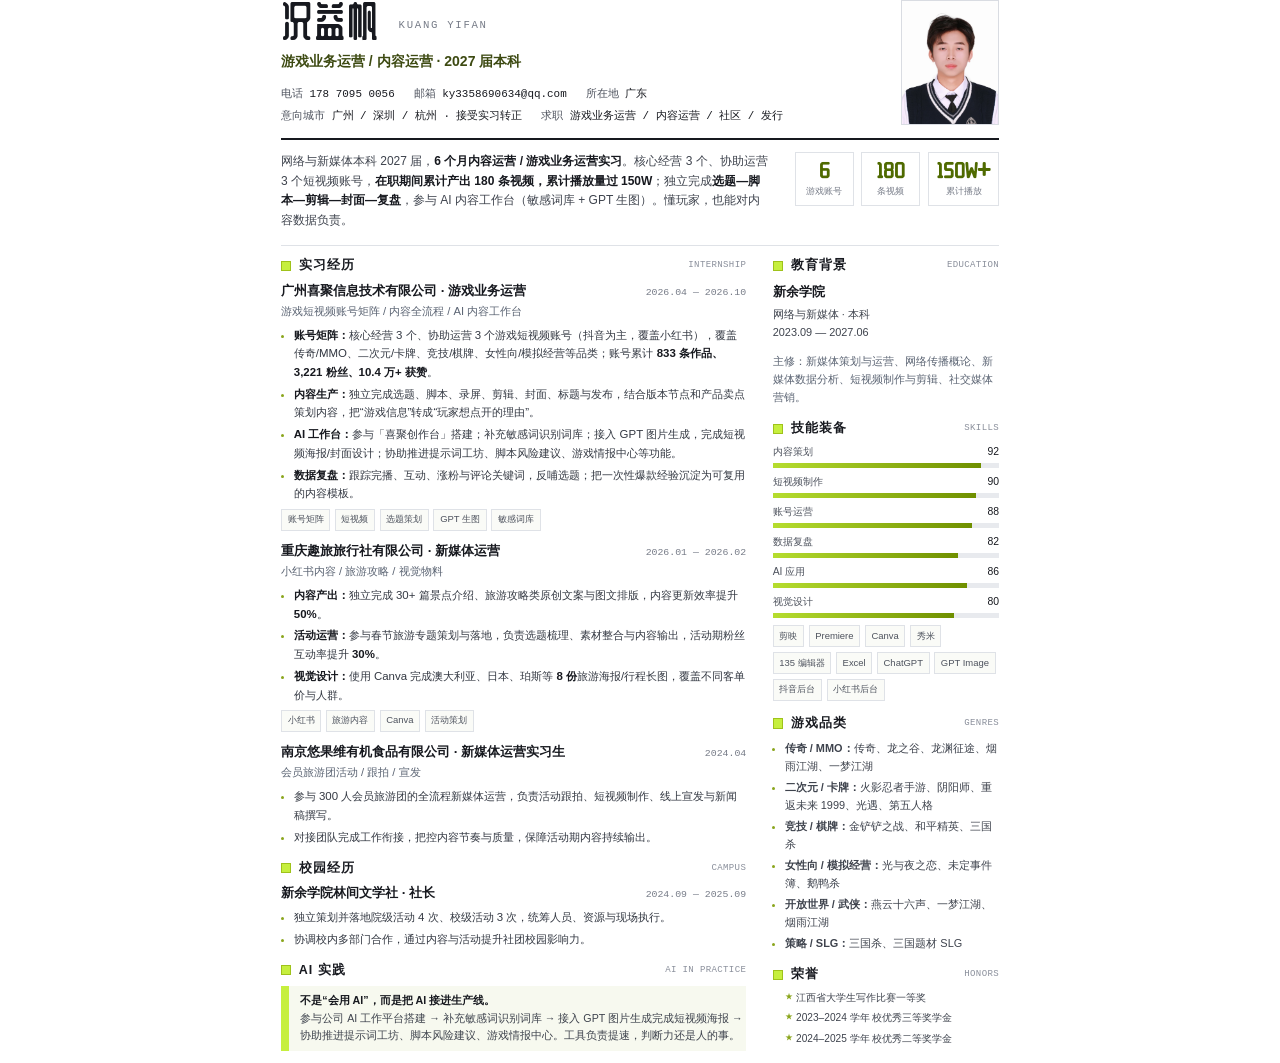
<file: resume.html>
﻿<!doctype html>
<html lang="zh-CN">
<head>
<meta charset="utf-8">
<title>况益帆 · 游戏业务运营 · 2027 届</title>
<link rel="stylesheet" href="assets/fonts/qingke.css">
<style>
  @page { size: A4; margin: 8mm 10mm 6mm; }
  * { box-sizing: border-box; }
  html, body { margin: 0; padding: 0; }
  body {
    font-family: "Noto Sans SC", "Microsoft YaHei", "PingFang SC", sans-serif;
    color: #17191f;
    background: #fff;
    font-size: 9pt;
    line-height: 1.58;
    -webkit-print-color-adjust: exact;
    print-color-adjust: exact;
  }
  .page { width: 190mm; margin: 0 auto; }
  a { color: inherit; text-decoration: none; }

  header {
    display: grid;
    grid-template-columns: 1fr 26mm;
    gap: 8mm;
    align-items: start;
    padding-bottom: 3.4mm;
    border-bottom: 2px solid #17191f;
  }
  .name {
    font-family: "ZCOOL QingKe HuangYou", "Noto Sans SC", sans-serif;
    font-size: 31pt;
    line-height: 1;
    letter-spacing: 0.02em;
  }
  .name span {
    font-family: "Cascadia Code", Consolas, monospace;
    font-size: 8pt;
    letter-spacing: 0.16em;
    color: #777c88;
    margin-left: 3mm;
    vertical-align: 6pt;
  }
  .role {
    margin-top: 2.2mm;
    font-size: 10.5pt;
    font-weight: 600;
    color: #3d4a12;
  }
  .contact {
    display: flex;
    flex-wrap: wrap;
    gap: 1.2mm 5mm;
    margin-top: 2.2mm;
    font-family: "Cascadia Code", Consolas, monospace;
    font-size: 8.2pt;
    color: #4d525d;
  }
  .contact b { color: #17191f; font-weight: 500; }
  .photo {
    width: 26mm;
    height: 33mm;
    border: 1px solid #d9dce2;
    overflow: hidden;
    background: #f1f2ee;
  }
  .photo img { width: 100%; height: 100%; object-fit: cover; object-position: center 18%; }

  .summary {
    display: grid;
    grid-template-columns: 1fr 54mm;
    gap: 7mm;
    padding: 3.2mm 0 3.6mm;
    border-bottom: 1px solid #dfe2e7;
  }
  .summary p { margin: 0; font-size: 9pt; line-height: 1.65; color: #3e434d; }
  .summary strong { color: #17191f; }
  .summary .kpis {
    display: grid;
    grid-template-columns: repeat(3, 1fr);
    gap: 2mm;
    align-self: start;
  }
  .kpi {
    border: 1px solid #dfe2e7;
    padding: 2mm 2mm 1.6mm;
    text-align: center;
  }
  .kpi b {
    display: block;
    font-family: "ZCOOL QingKe HuangYou", sans-serif;
    font-size: 16pt;
    line-height: 1;
    color: #4f6a00;
  }
  .kpi span { display: block; margin-top: 1mm; font-size: 6.6pt; color: #777c88; }

  .cols {
    display: grid;
    grid-template-columns: 1.48fr 0.72fr;
    gap: 7mm;
    padding-top: 3.4mm;
  }
  .col { min-width: 0; }
  section { break-inside: avoid; margin-bottom: 3.8mm; }
  h2 {
    display: flex;
    align-items: center;
    gap: 2mm;
    margin: 0 0 2.2mm;
    font-size: 9.4pt;
    line-height: 1.2;
    letter-spacing: 0.08em;
    font-weight: 700;
  }
  h2::before {
    content: "";
    width: 2.2mm;
    height: 2.2mm;
    background: #c6ef3e;
    border: 1px solid #9fc21b;
    flex: none;
  }
  h2 em {
    margin-left: auto;
    font-family: "Cascadia Code", Consolas, monospace;
    font-style: normal;
    font-size: 6.8pt;
    font-weight: 400;
    color: #8a8f9b;
    letter-spacing: 0.04em;
  }

  .job { margin-bottom: 3mm; }
  .job:last-child { margin-bottom: 0; }
  .job-head {
    display: grid;
    grid-template-columns: 1fr auto;
    gap: 2mm;
    align-items: baseline;
  }
  .job-head h3 { margin: 0; font-size: 10pt; line-height: 1.3; font-weight: 700; }
  .job-head .date {
    font-family: "Cascadia Code", Consolas, monospace;
    font-size: 7.4pt;
    color: #777c88;
    white-space: nowrap;
  }
  .job-sub {
    margin-top: 0.6mm;
    font-size: 8.4pt;
    color: #5b6473;
  }
  .job-sub b { color: #3d4a12; font-weight: 600; }
  .job ul { margin: 1.4mm 0 0; padding-left: 3.4mm; }
  .job li {
    margin-bottom: 0.9mm;
    font-size: 8.6pt;
    line-height: 1.62;
    color: #333842;
  }
  .job li::marker { color: #8aa51c; }
  .job li b { color: #17191f; font-weight: 600; }

  .tags { display: flex; flex-wrap: wrap; gap: 1.2mm; margin-top: 1.5mm; }
  .tags span {
    padding: 0.7mm 1.5mm;
    border: 1px solid #dfe2e7;
    background: #fafbf7;
    font-size: 7.1pt;
    color: #4d525d;
  }

  .side section { margin-bottom: 4mm; }
  .side h2 { margin-bottom: 2mm; }
  .side p, .side li { font-size: 8.2pt; line-height: 1.65; color: #3e434d; }
  .side ul { margin: 0; padding-left: 3.2mm; }
  .side li { margin-bottom: 0.8mm; }
  .side li::marker { color: #8aa51c; }

  .skill { margin-bottom: 1.7mm; }
  .skill-top {
    display: flex;
    justify-content: space-between;
    gap: 2mm;
    font-size: 7.8pt;
    color: #4d525d;
  }
  .skill-top b { font-weight: 500; color: #17191f; }
  .bar { height: 1.2mm; background: #e8eaee; margin-top: 0.7mm; }
  .bar i { display: block; height: 100%; background: linear-gradient(90deg, #b6dd2f, #6f8f00); }

  .edu h3 { margin: 0; font-size: 10pt; }
  .edu p { margin-top: 0.8mm; }
  .award-list { margin: 0; padding: 0; list-style: none; }
  .award-list li {
    position: relative;
    padding-left: 3mm;
    margin-bottom: 1mm;
    font-size: 7.6pt;
  }
  .award-list li::before {
    content: "★";
    position: absolute;
    left: 0;
    top: 0;
    color: #8aa51c;
    font-size: 6pt;
  }

  .ai-note {
    border-left: 2.2mm solid #c6ef3e;
    padding: 1.6mm 0 1.6mm 3mm;
    background: #f7f9ef;
    font-size: 8pt;
    line-height: 1.65;
    color: #3e434d;
  }
  .ai-note b { color: #17191f; }

  footer {
    display: flex;
    justify-content: space-between;
    gap: 4mm;
    margin-top: 2mm;
    padding-top: 2mm;
    border-top: 1px solid #dfe2e7;
    font-family: "Cascadia Code", Consolas, monospace;
    font-size: 6.6pt;
    color: #8a8f9b;
  }
</style>
</head>
<body>
<div class="page">
  <header>
    <div>
      <div class="name">况益帆 <span>KUANG YIFAN</span></div>
      <p class="role">游戏业务运营 / 内容运营 · 2027 届本科</p>
      <div class="contact">
        <span>电话 <b>178 7095 0056</b></span>
        <span>邮箱 <b>ky3358690634@qq.com</b></span>
        <span>所在地 <b>广东</b></span>
        <span>意向城市 <b>广州 / 深圳 / 杭州 · 接受实习转正</b></span>
        <span>求职 <b>游戏业务运营 / 内容运营 / 社区 / 发行</b></span>
      </div>
    </div>
    <div class="photo"><img src="assets/brand/portrait.webp" alt="况益帆"></div>
  </header>

  <div class="summary">
    <p>网络与新媒体本科 2027 届，<strong>6 个月内容运营 / 游戏业务运营实习</strong>。核心经营 3 个、协助运营 3 个短视频账号，<strong>在职期间累计产出 180 条视频，累计播放量过 150W</strong>；独立完成<strong>选题—脚本—剪辑—封面—复盘</strong>，参与 AI 内容工作台（敏感词库 + GPT 生图）。懂玩家，也能对内容数据负责。</p>
    <div class="kpis">
      <div class="kpi"><b>6</b><span>游戏账号</span></div>
      <div class="kpi"><b>180</b><span>条视频</span></div>
      <div class="kpi"><b>150W+</b><span>累计播放</span></div>
    </div>
  </div>

  <div class="cols">
    <div class="col">
      <section>
        <h2>实习经历 <em>INTERNSHIP</em></h2>

        <div class="job">
          <div class="job-head">
            <h3>广州喜聚信息技术有限公司 · 游戏业务运营</h3>
            <span class="date">2026.04 — 2026.10</span>
          </div>
          <div class="job-sub">游戏短视频账号矩阵 / 内容全流程 / AI 内容工作台</div>
          <ul>
            <li><b>账号矩阵：</b>核心经营 3 个、协助运营 3 个游戏短视频账号（抖音为主，覆盖小红书），覆盖传奇/MMO、二次元/卡牌、竞技/棋牌、女性向/模拟经营等品类；账号累计 <b>833 条作品、3,221 粉丝、10.4 万+ 获赞</b>。</li>
            <li><b>内容生产：</b>独立完成选题、脚本、录屏、剪辑、封面、标题与发布，结合版本节点和产品卖点策划内容，把“游戏信息”转成“玩家想点开的理由”。</li>
            <li><b>AI 工作台：</b>参与「喜聚创作台」搭建；补充敏感词识别词库；接入 GPT 图片生成，完成短视频海报/封面设计；协助推进提示词工坊、脚本风险建议、游戏情报中心等功能。</li>
            <li><b>数据复盘：</b>跟踪完播、互动、涨粉与评论关键词，反哺选题；把一次性爆款经验沉淀为可复用的内容模板。</li>
          </ul>
          <div class="tags"><span>账号矩阵</span><span>短视频</span><span>选题策划</span><span>GPT 生图</span><span>敏感词库</span></div>
        </div>

        <div class="job">
          <div class="job-head">
            <h3>重庆趣旅旅行社有限公司 · 新媒体运营</h3>
            <span class="date">2026.01 — 2026.02</span>
          </div>
          <div class="job-sub">小红书内容 / 旅游攻略 / 视觉物料</div>
          <ul>
            <li><b>内容产出：</b>独立完成 30+ 篇景点介绍、旅游攻略类原创文案与图文排版，内容更新效率提升 <b>50%</b>。</li>
            <li><b>活动运营：</b>参与春节旅游专题策划与落地，负责选题梳理、素材整合与内容输出，活动期粉丝互动率提升 <b>30%</b>。</li>
            <li><b>视觉设计：</b>使用 Canva 完成澳大利亚、日本、珀斯等 <b>8 份</b>旅游海报/行程长图，覆盖不同客单价与人群。</li>
          </ul>
          <div class="tags"><span>小红书</span><span>旅游内容</span><span>Canva</span><span>活动策划</span></div>
        </div>

        <div class="job">
          <div class="job-head">
            <h3>南京悠果维有机食品有限公司 · 新媒体运营实习生</h3>
            <span class="date">2024.04</span>
          </div>
          <div class="job-sub">会员旅游团活动 / 跟拍 / 宣发</div>
          <ul>
            <li>参与 300 人会员旅游团的全流程新媒体运营，负责活动跟拍、短视频制作、线上宣发与新闻稿撰写。</li>
            <li>对接团队完成工作衔接，把控内容节奏与质量，保障活动期内容持续输出。</li>
          </ul>
        </div>
      </section>

      <section>
        <h2>校园经历 <em>CAMPUS</em></h2>
        <div class="job">
          <div class="job-head">
            <h3>新余学院林间文学社 · 社长</h3>
            <span class="date">2024.09 — 2025.09</span>
          </div>
          <ul>
            <li>独立策划并落地院级活动 4 次、校级活动 3 次，统筹人员、资源与现场执行。</li>
            <li>协调校内多部门合作，通过内容与活动提升社团校园影响力。</li>
          </ul>
        </div>
      </section>

      <section>
        <h2>AI 实践 <em>AI IN PRACTICE</em></h2>
        <div class="ai-note">
          <b>不是“会用 AI”，而是把 AI 接进生产线。</b><br>
          参与公司 AI 工作平台搭建 → 补充敏感词识别词库 → 接入 GPT 图片生成完成短视频海报 → 协助推进提示词工坊、脚本风险建议、游戏情报中心。工具负责提速，判断力还是人的事。
        </div>
      </section>
    </div>

    <aside class="col side">
      <section>
        <h2>教育背景 <em>EDUCATION</em></h2>
        <div class="edu">
          <h3>新余学院</h3>
          <p>网络与新媒体 · 本科<br>2023.09 — 2027.06</p>
          <p style="margin-top:1.6mm;color:#5b6473;">主修：新媒体策划与运营、网络传播概论、新媒体数据分析、短视频制作与剪辑、社交媒体营销。</p>
        </div>
      </section>

      <section>
        <h2>技能装备 <em>SKILLS</em></h2>
        <div class="skill"><div class="skill-top"><span>内容策划</span><b>92</b></div><div class="bar"><i style="width:92%"></i></div></div>
        <div class="skill"><div class="skill-top"><span>短视频制作</span><b>90</b></div><div class="bar"><i style="width:90%"></i></div></div>
        <div class="skill"><div class="skill-top"><span>账号运营</span><b>88</b></div><div class="bar"><i style="width:88%"></i></div></div>
        <div class="skill"><div class="skill-top"><span>数据复盘</span><b>82</b></div><div class="bar"><i style="width:82%"></i></div></div>
        <div class="skill"><div class="skill-top"><span>AI 应用</span><b>86</b></div><div class="bar"><i style="width:86%"></i></div></div>
        <div class="skill"><div class="skill-top"><span>视觉设计</span><b>80</b></div><div class="bar"><i style="width:80%"></i></div></div>
        <div class="tags" style="margin-top:2mm;">
          <span>剪映</span><span>Premiere</span><span>Canva</span><span>秀米</span><span>135 编辑器</span><span>Excel</span><span>ChatGPT</span><span>GPT Image</span><span>抖音后台</span><span>小红书后台</span>
        </div>
      </section>

      <section>
        <h2>游戏品类 <em>GENRES</em></h2>
        <ul>
          <li><b>传奇 / MMO：</b>传奇、龙之谷、龙渊征途、烟雨江湖、一梦江湖</li>
          <li><b>二次元 / 卡牌：</b>火影忍者手游、阴阳师、重返未来 1999、光遇、第五人格</li>
          <li><b>竞技 / 棋牌：</b>金铲铲之战、和平精英、三国杀</li>
          <li><b>女性向 / 模拟经营：</b>光与夜之恋、未定事件簿、鹅鸭杀</li>
          <li><b>开放世界 / 武侠：</b>燕云十六声、一梦江湖、烟雨江湖</li>
          <li><b>策略 / SLG：</b>三国杀、三国题材 SLG</li>
        </ul>
      </section>

      <section>
        <h2>荣誉 <em>HONORS</em></h2>
        <ul class="award-list">
          <li>江西省大学生写作比赛一等奖</li>
          <li>2023–2024 学年 校优秀三等奖学金</li>
          <li>2024–2025 学年 校优秀二等奖学金</li>
        </ul>
      </section>
    </aside>
  </div>
</div>
</body>
</html>
</file>
<file: assets/fonts/qingke.css>
@font-face {
  font-family: 'ZCOOL QingKe HuangYou';
  font-style: normal;
  font-weight: 400;
  font-display: swap;
  src: url(./qingke/qk-00.woff2) format('woff2');
  unicode-range: U+fee3, U+fef3, U+ff03-ff04, U+ff07, U+ff0a, U+ff17-ff19, U+ff1c-ff1d, U+ff20-ff3a, U+ff3c, U+ff3e-ff5b, U+ff5d, U+ff61-ff65, U+ff67-ff6a, U+ff6c, U+ff6f-ff78, U+ff7a-ff7d, U+ff80-ff84, U+ff86, U+ff89-ff8e, U+ff92, U+ff97-ff9b, U+ff9d-ff9f, U+ffe0-ffe4, U+ffe6, U+ffe9, U+ffeb, U+ffed, U+fffc, U+1f004, U+1f170-1f171, U+1f192-1f195, U+1f198-1f19a, U+1f1e6-1f1e8;
}
@font-face {
  font-family: 'ZCOOL QingKe HuangYou';
  font-style: normal;
  font-weight: 400;
  font-display: swap;
  src: url(./qingke/qk-01.woff2) format('woff2');
  unicode-range: U+f0a7, U+f0b2, U+f0b7, U+f0c9, U+f0d8, U+f0da, U+f0dc-f0dd, U+f0e0, U+f0e6, U+f0eb, U+f0fc, U+f101, U+f104-f105, U+f107, U+f10b, U+f11b, U+f14b, U+f18a, U+f193, U+f1d6-f1d7, U+f244, U+f27a, U+f296, U+f2ae, U+f471, U+f4b3, U+f610-f611, U+f880-f881, U+f8ec, U+f8f5, U+f8ff, U+f901, U+f90a, U+f92c-f92d, U+f934, U+f937, U+f941, U+f965, U+f967, U+f969, U+f96b, U+f96f, U+f974, U+f978-f979, U+f97e, U+f981, U+f98a, U+f98e, U+f997, U+f99c, U+f9b2, U+f9b5, U+f9ba, U+f9be, U+f9ca, U+f9d0-f9d1, U+f9dd, U+f9e0-f9e1, U+f9e4, U+f9f7, U+fa00-fa01, U+fa08, U+fa0a, U+fa11, U+fb01-fb02, U+fdfc, U+fe0e, U+fe30-fe31, U+fe33-fe44, U+fe49-fe52, U+fe54-fe57, U+fe59-fe66, U+fe68-fe6b, U+fe8e, U+fe92-fe93, U+feae, U+feb8, U+fecb-fecc, U+fee0;
}
@font-face {
  font-family: 'ZCOOL QingKe HuangYou';
  font-style: normal;
  font-weight: 400;
  font-display: swap;
  src: url(./qingke/qk-02.woff2) format('woff2');
  unicode-range: U+9f83, U+9f85-9f8d, U+9f90-9f91, U+9f94-9f96, U+9f98, U+9f9b-9f9c, U+9f9e, U+9fa0, U+9fa2, U+9ff0-9fff, U+a001, U+a007, U+a025, U+a046-a047, U+a057, U+a072, U+a078-a079, U+a083, U+a085, U+a100, U+a118, U+a132, U+a134, U+a1f4, U+a242, U+a4a6, U+a4aa, U+a4b0-a4b1, U+a4b3, U+a9c1-a9c2, U+ac00-ac01, U+ac04, U+ac08, U+ac10-ac11, U+ac13-ac16, U+ac19, U+ac1c-ac1d, U+ac24, U+ac70-ac71, U+ac74, U+ac77-ac78, U+ac80-ac81, U+ac83, U+ac8c, U+ac90, U+ac9f-aca0, U+aca8-aca9, U+acac, U+acb0, U+acbd, U+acc1, U+acc4, U+ace0-ace1, U+ace4, U+ace8, U+acf3, U+acf5, U+acfc-acfd, U+ad00, U+ad0c, U+ad11, U+ad1c, U+ad34, U+ad50, U+ad64, U+ad6c, U+ad70, U+ad74, U+ad7f, U+ad81, U+ad8c, U+adc0, U+adc8, U+addc, U+ade0, U+adf8-adf9, U+adfc, U+ae00, U+ae08-ae09, U+ae0b, U+ae30, U+ae34, U+ae38, U+ae40, U+ae4a, U+ae4c, U+ae54, U+ae68, U+aebc, U+aed8, U+af2c-af2d;
}
@font-face {
  font-family: 'ZCOOL QingKe HuangYou';
  font-style: normal;
  font-weight: 400;
  font-display: swap;
  src: url(./qingke/qk-03.woff2) format('woff2');
  unicode-range: U+9e30-9e33, U+9e35-9e3b, U+9e3e, U+9e40-9e44, U+9e46-9e4e, U+9e51, U+9e53, U+9e55-9e58, U+9e5a-9e5c, U+9e5e-9e63, U+9e66-9e6e, U+9e71, U+9e73, U+9e75, U+9e78-9e79, U+9e7c-9e7e, U+9e82, U+9e86-9e88, U+9e8b-9e8c, U+9e90-9e91, U+9e93, U+9e95, U+9e97, U+9e9d, U+9ea4-9ea5, U+9ea9-9eaa, U+9eb4-9eb5, U+9eb8-9eba, U+9ebc-9ebf, U+9ec3, U+9ec9, U+9ecd, U+9ed0, U+9ed2-9ed3, U+9ed5-9ed6, U+9ed9, U+9edc-9edd, U+9edf-9ee0, U+9ee2, U+9ee5, U+9ee7-9eea, U+9eef, U+9ef1, U+9ef3-9ef4, U+9ef6, U+9ef9, U+9efb-9efc, U+9efe, U+9f0b, U+9f0d, U+9f10, U+9f14, U+9f17, U+9f19, U+9f22, U+9f29, U+9f2c, U+9f2f, U+9f31, U+9f37, U+9f39, U+9f3d-9f3e, U+9f41, U+9f4a-9f4b, U+9f51-9f52, U+9f61-9f63, U+9f66-9f67, U+9f80-9f81;
}
@font-face {
  font-family: 'ZCOOL QingKe HuangYou';
  font-style: normal;
  font-weight: 400;
  font-display: swap;
  src: url(./qingke/qk-04.woff2) format('woff2');
  unicode-range: U+9c82-9c83, U+9c85-9c8c, U+9c8e-9c92, U+9c94-9c9b, U+9c9e-9ca3, U+9ca5-9ca7, U+9ca9, U+9cab, U+9cad-9cae, U+9cb1-9cb7, U+9cb9-9cbd, U+9cbf-9cc0, U+9cc3, U+9cc5-9cc7, U+9cc9-9cd1, U+9cd3-9cda, U+9cdc-9cdd, U+9cdf, U+9ce1-9ce3, U+9ce5, U+9ce9, U+9cee-9cef, U+9cf3-9cf4, U+9cf6, U+9cfc-9cfd, U+9d02, U+9d08-9d09, U+9d12, U+9d1b, U+9d1e, U+9d26, U+9d28, U+9d37, U+9d3b, U+9d3f, U+9d51, U+9d59, U+9d5c-9d5d, U+9d5f-9d61, U+9d6c, U+9d70, U+9d72, U+9d7a, U+9d7e, U+9d84, U+9d89, U+9d8f, U+9d92, U+9daf, U+9db4, U+9db8, U+9dbc, U+9dc4, U+9dc7, U+9dc9, U+9dd7, U+9ddf, U+9df2, U+9df9-9dfa, U+9e0a, U+9e11, U+9e1a, U+9e1e, U+9e20, U+9e22, U+9e28-9e2c, U+9e2e-9e2f;
}
@font-face {
  font-family: 'ZCOOL QingKe HuangYou';
  font-style: normal;
  font-weight: 400;
  font-display: swap;
  src: url(./qingke/qk-05.woff2) format('woff2');
  unicode-range: U+9a80, U+9a83, U+9a85, U+9a88-9a8a, U+9a8d-9a8e, U+9a90, U+9a92-9a93, U+9a95-9a96, U+9a98-9a99, U+9a9b-9aa2, U+9aa5, U+9aa7, U+9aaf-9ab1, U+9ab5-9ab6, U+9ab9-9aba, U+9ac0-9ac4, U+9ac8, U+9acb-9acc, U+9ace-9acf, U+9ad1-9ad2, U+9ad9, U+9adf, U+9ae1, U+9ae3, U+9aea-9aeb, U+9aed-9aef, U+9af4, U+9af9, U+9afb, U+9b03-9b04, U+9b06, U+9b08, U+9b0d, U+9b0f-9b10, U+9b13, U+9b18, U+9b1a, U+9b1f, U+9b22-9b23, U+9b25, U+9b27-9b28, U+9b2a, U+9b2f, U+9b31-9b32, U+9b3b, U+9b43, U+9b46-9b49, U+9b4d-9b4e, U+9b51, U+9b56, U+9b58, U+9b5a, U+9b5c, U+9b5f, U+9b61-9b62, U+9b6f, U+9b77, U+9b80, U+9b88, U+9b8b, U+9b8e, U+9b91, U+9b9f-9ba0, U+9ba8, U+9baa-9bab, U+9bad-9bae, U+9bb0-9bb1, U+9bb8, U+9bc9-9bca, U+9bd3, U+9bd6, U+9bdb, U+9be8, U+9bf0-9bf1, U+9c02, U+9c10, U+9c15, U+9c24, U+9c2d, U+9c32, U+9c39, U+9c3b, U+9c40, U+9c47-9c49, U+9c53, U+9c57, U+9c64, U+9c72, U+9c77-9c78, U+9c7b, U+9c7f-9c80;
}
@font-face {
  font-family: 'ZCOOL QingKe HuangYou';
  font-style: normal;
  font-weight: 400;
  font-display: swap;
  src: url(./qingke/qk-06.woff2) format('woff2');
  unicode-range: U+98dd, U+98e1-98e2, U+98e7-98ea, U+98ec, U+98ee-98ef, U+98f2, U+98f4, U+98fc-98fe, U+9903, U+9905, U+9908, U+990a, U+990c-990d, U+9913-9914, U+9918, U+991a-991b, U+991e, U+9921, U+9928, U+992c, U+992e, U+9935, U+9938-9939, U+993d-993e, U+9945, U+994b-994c, U+9951-9952, U+9954-9955, U+9957, U+995e, U+9963, U+9966-9969, U+996b-996c, U+996f, U+9974-9975, U+9977-9979, U+997d-997e, U+9980-9981, U+9983-9984, U+9987, U+998a-998b, U+998d-9991, U+9993-9995, U+9997-9998, U+99a5, U+99ab, U+99ad-99ae, U+99b1, U+99b3-99b4, U+99bc, U+99bf, U+99c1, U+99c3-99c6, U+99cc, U+99d0, U+99d2, U+99d5, U+99db, U+99dd, U+99e1, U+99ed, U+99f1, U+99ff, U+9a01, U+9a03-9a04, U+9a0e-9a0f, U+9a11-9a13, U+9a19, U+9a1b, U+9a28, U+9a2b, U+9a30, U+9a32, U+9a37, U+9a40, U+9a45, U+9a4a, U+9a4d-9a4e, U+9a52, U+9a55, U+9a57, U+9a5a-9a5b, U+9a5f, U+9a62, U+9a65, U+9a69, U+9a6b, U+9a6e, U+9a75, U+9a77-9a7a, U+9a7d;
}
@font-face {
  font-family: 'ZCOOL QingKe HuangYou';
  font-style: normal;
  font-weight: 400;
  font-display: swap;
  src: url(./qingke/qk-07.woff2) format('woff2');
  unicode-range: U+975b-975c, U+9763, U+9765-9766, U+976c-976d, U+9773, U+9776, U+977a, U+977c, U+9784-9785, U+978e-978f, U+9791-9792, U+9794-9795, U+9798, U+979a, U+979e, U+97a3, U+97a5-97a6, U+97a8, U+97ab-97ac, U+97ae-97af, U+97b2, U+97b4, U+97c6, U+97cb-97cc, U+97d3, U+97d8, U+97dc, U+97e1, U+97ea-97eb, U+97ee, U+97fb, U+97fe-97ff, U+9801-9803, U+9805-9806, U+9808, U+980c, U+9810-9814, U+9817-9818, U+981e, U+9820-9821, U+9824, U+9828, U+982b-982d, U+9830, U+9834, U+9838-9839, U+983c, U+9846, U+984d-984f, U+9851-9852, U+9854-9855, U+9857-9858, U+985a-985b, U+9862-9863, U+9865, U+9867, U+986b, U+986f-9871, U+9877-9878, U+987c, U+9880, U+9883, U+9885, U+9889, U+988b-988f, U+9893-9895, U+9899-989b, U+989e-989f, U+98a1-98a2, U+98a5-98a7, U+98a9, U+98af, U+98b1, U+98b6, U+98ba, U+98be, U+98c3-98c4, U+98c6-98c8, U+98cf-98d6, U+98da-98db;
}
@font-face {
  font-family: 'ZCOOL QingKe HuangYou';
  font-style: normal;
  font-weight: 400;
  font-display: swap;
  src: url(./qingke/qk-08.woff2) format('woff2');
  unicode-range: U+95c4-95ca, U+95cc-95cd, U+95d4-95d6, U+95d8, U+95e1-95e2, U+95e9, U+95f0-95f1, U+95f3, U+95f6, U+95fc, U+95fe-95ff, U+9602-9604, U+9606-960d, U+960f, U+9611-9613, U+9615-9617, U+9619-961b, U+961d, U+9621, U+9628, U+962f, U+963c-963e, U+9641-9642, U+9649, U+9654, U+965b-965f, U+9661, U+9663, U+9665, U+9667-9668, U+966c, U+9670, U+9672-9674, U+9678, U+967a, U+967d, U+9682, U+9685, U+9688, U+968a, U+968d-968e, U+9695, U+9697-9698, U+969e, U+96a0, U+96a3-96a4, U+96a8, U+96aa, U+96b0-96b1, U+96b3-96b4, U+96b7-96b9, U+96bb-96bd, U+96c9, U+96cb, U+96ce, U+96d1-96d2, U+96d6, U+96d9, U+96db-96dc, U+96de, U+96e0, U+96e3, U+96e9, U+96eb, U+96f0-96f2, U+96f9, U+96ff, U+9701-9702, U+9705, U+9708, U+970a, U+970e-970f, U+9711, U+9719, U+9727, U+972a, U+972d, U+9730, U+973d, U+9742, U+9744, U+9748-9749, U+9750-9751, U+975a;
}
@font-face {
  font-family: 'ZCOOL QingKe HuangYou';
  font-style: normal;
  font-weight: 400;
  font-display: swap;
  src: url(./qingke/qk-09.woff2) format('woff2');
  unicode-range: U+94f5, U+94f7, U+94f9, U+94fb-94fd, U+94ff, U+9503-9504, U+9506-9507, U+9509-950a, U+950d-950f, U+9511-9518, U+951a-9520, U+9522, U+9528-952d, U+9530-953a, U+953c-953f, U+9543-9546, U+9548-9550, U+9552-9555, U+9557-955b, U+955d-9568, U+956a-956d, U+9570-9574, U+9583, U+9586, U+9589, U+958e-958f, U+9591-9592, U+9594, U+9598-9599, U+959e-95a0, U+95a2-95a6, U+95a8-95b2, U+95b4, U+95b8-95c3;
}
@font-face {
  font-family: 'ZCOOL QingKe HuangYou';
  font-style: normal;
  font-weight: 400;
  font-display: swap;
  src: url(./qingke/qk-10.woff2) format('woff2');
  unicode-range: U+941c-942b, U+942d-942e, U+9432-9433, U+9435, U+9438, U+943a, U+943e, U+9444, U+944a, U+9451-9452, U+945a, U+9462-9463, U+9465, U+9470-9487, U+948a-9492, U+9494-9498, U+949a, U+949c-949d, U+94a1, U+94a3-94a4, U+94a8, U+94aa-94ad, U+94af, U+94b2, U+94b4-94ba, U+94bc-94c0, U+94c4, U+94c6-94db, U+94de-94ec, U+94ee-94f1, U+94f3;
}
@font-face {
  font-family: 'ZCOOL QingKe HuangYou';
  font-style: normal;
  font-weight: 400;
  font-display: swap;
  src: url(./qingke/qk-11.woff2) format('woff2');
  unicode-range: U+92ec-92ed, U+92f0, U+92f3, U+92f8, U+92fc, U+9304, U+9306, U+9310, U+9312, U+9315, U+9318, U+931a, U+931e, U+9320-9322, U+9324, U+9326-9329, U+932b-932c, U+932f, U+9331-9332, U+9335-9336, U+933e, U+9340-9341, U+934a-9360, U+9362-9363, U+9365-936b, U+936e, U+9375, U+937e, U+9382, U+938a, U+938c, U+938f, U+9393-9394, U+9396-9397, U+939a, U+93a2, U+93a7, U+93ac-93cd, U+93d0-93d1, U+93d6-93d8, U+93de-93df, U+93e1-93e2, U+93e4, U+93f8, U+93fb, U+93fd, U+940e-941a;
}
@font-face {
  font-family: 'ZCOOL QingKe HuangYou';
  font-style: normal;
  font-weight: 400;
  font-display: swap;
  src: url(./qingke/qk-12.woff2) format('woff2');
  unicode-range: U+9163-9164, U+9169, U+9170, U+9172, U+9174, U+9179-917a, U+917d-917e, U+9182-9183, U+9185, U+918c-918d, U+9190-9191, U+919a, U+919c, U+91a1-91a4, U+91a8, U+91aa-91af, U+91b4-91b5, U+91b8, U+91ba, U+91be, U+91c0-91c1, U+91c6, U+91c8, U+91cb, U+91d0, U+91d2, U+91d7-91d8, U+91dd, U+91e3, U+91e6-91e7, U+91ed, U+91f0, U+91f5, U+91f9, U+9200, U+9205, U+9207-920a, U+920d-920e, U+9210, U+9214-9215, U+921c, U+921e, U+9221, U+9223-9227, U+9229-922a, U+922d, U+9234-9235, U+9237, U+9239-923a, U+923c-9240, U+9244-9246, U+9249, U+924e-924f, U+9251, U+9253, U+9257, U+925b, U+925e, U+9262, U+9264-9266, U+9268, U+926c, U+926f, U+9271, U+927b, U+927e, U+9280, U+9283, U+9285-928a, U+928e, U+9291, U+9293, U+9296, U+9298, U+929c-929d, U+92a8, U+92ab-92ae, U+92b3, U+92b6-92b7, U+92b9, U+92c1, U+92c5-92c6, U+92c8, U+92cc, U+92d0, U+92d2, U+92e4, U+92ea;
}
@font-face {
  font-family: 'ZCOOL QingKe HuangYou';
  font-style: normal;
  font-weight: 400;
  font-display: swap;
  src: url(./qingke/qk-13.woff2) format('woff2');
  unicode-range: U+9004, U+900b, U+9011, U+9015-9016, U+901e, U+9021, U+9026, U+902d, U+902f, U+9031, U+9035-9036, U+9039-903a, U+9041, U+9044-9046, U+904a, U+904f-9052, U+9054-9055, U+9058-9059, U+905b-905e, U+9060-9062, U+9068-9069, U+906f, U+9072, U+9074, U+9076-907a, U+907c-907d, U+9081, U+9083, U+9085, U+9087-908b, U+908f, U+9095, U+9097, U+9099-909b, U+909d, U+90a0-90a1, U+90a8-90a9, U+90ac, U+90b0, U+90b2-90b4, U+90b6, U+90b8, U+90ba, U+90bd-90be, U+90c3-90c5, U+90c7-90c8, U+90cf-90d0, U+90d3, U+90d5, U+90d7, U+90da-90dc, U+90de, U+90e2, U+90e4, U+90e6-90e7, U+90ea-90eb, U+90ef, U+90f4-90f5, U+90f7, U+90fe-9100, U+9104, U+9109, U+910c, U+9112, U+9114-9115, U+9118, U+911c, U+911e, U+9120, U+9122-9123, U+9127, U+912d, U+912f-9132, U+9139-913a, U+9143, U+9146, U+9149-914a, U+914c, U+914e-9150, U+9154, U+9157, U+915a, U+915d-915e, U+9161-9162;
}
@font-face {
  font-family: 'ZCOOL QingKe HuangYou';
  font-style: normal;
  font-weight: 400;
  font-display: swap;
  src: url(./qingke/qk-14.woff2) format('woff2');
  unicode-range: U+8e41-8e42, U+8e47, U+8e49-8e4b, U+8e50-8e53, U+8e59-8e5a, U+8e5f-8e60, U+8e64, U+8e69, U+8e6c, U+8e70, U+8e74, U+8e76, U+8e7a-8e7c, U+8e7f, U+8e84-8e85, U+8e87, U+8e89, U+8e8b, U+8e8d, U+8e8f-8e90, U+8e94, U+8e99, U+8e9c, U+8e9e, U+8eaa, U+8eac, U+8eb0, U+8eb6, U+8ec0, U+8ec6, U+8eca-8ece, U+8ed2, U+8eda, U+8edf, U+8ee2, U+8eeb, U+8ef8, U+8efb-8efe, U+8f03, U+8f09, U+8f0b, U+8f12-8f15, U+8f1b, U+8f1d, U+8f1f, U+8f29-8f2a, U+8f2f, U+8f36, U+8f38, U+8f3b, U+8f3e-8f3f, U+8f44-8f45, U+8f49, U+8f4d-8f4e, U+8f5f, U+8f6b, U+8f6d, U+8f71-8f73, U+8f75-8f76, U+8f78-8f7a, U+8f7c, U+8f7e, U+8f81-8f82, U+8f84, U+8f87, U+8f8a-8f8b, U+8f8d-8f8f, U+8f94-8f95, U+8f97-8f9a, U+8fa6, U+8fad-8faf, U+8fb2, U+8fb5-8fb7, U+8fba-8fbc, U+8fbf, U+8fc2, U+8fcb, U+8fcd, U+8fd3, U+8fd5, U+8fd7, U+8fda, U+8fe2-8fe5, U+8fe8-8fe9, U+8fee, U+8ff3-8ff4, U+8ff8, U+8ffa;
}
@font-face {
  font-family: 'ZCOOL QingKe HuangYou';
  font-style: normal;
  font-weight: 400;
  font-display: swap;
  src: url(./qingke/qk-15.woff2) format('woff2');
  unicode-range: U+8cbd, U+8cbf-8cc4, U+8cc7-8cc8, U+8cca, U+8ccd, U+8cd1, U+8cd3, U+8cdb-8cdc, U+8cde, U+8ce0, U+8ce2-8ce4, U+8ce6-8ce8, U+8cea, U+8ced, U+8cf4, U+8cf8, U+8cfa, U+8cfc-8cfd, U+8d04-8d05, U+8d07-8d08, U+8d0a, U+8d0d, U+8d0f, U+8d13-8d14, U+8d16, U+8d1b, U+8d20, U+8d30, U+8d32-8d33, U+8d36, U+8d3b, U+8d3d, U+8d40, U+8d42-8d43, U+8d45-8d46, U+8d48-8d4a, U+8d4d, U+8d51, U+8d53, U+8d55, U+8d59, U+8d5c-8d5d, U+8d5f, U+8d61, U+8d66-8d67, U+8d6a, U+8d6d, U+8d71, U+8d73, U+8d84, U+8d90-8d91, U+8d94-8d95, U+8d99, U+8da8, U+8daf, U+8db1, U+8db5, U+8db8, U+8dba, U+8dbc, U+8dbf, U+8dc2, U+8dc4, U+8dc6, U+8dcb, U+8dce-8dcf, U+8dd6-8dd7, U+8dda-8ddb, U+8dde, U+8de1, U+8de3-8de4, U+8de9, U+8deb-8dec, U+8df0-8df1, U+8df6-8dfd, U+8e05, U+8e07, U+8e09-8e0a, U+8e0c, U+8e0e, U+8e10, U+8e14, U+8e1d-8e1f, U+8e23, U+8e26, U+8e2b-8e31, U+8e34-8e35, U+8e39-8e3a, U+8e3d, U+8e40;
}
@font-face {
  font-family: 'ZCOOL QingKe HuangYou';
  font-style: normal;
  font-weight: 400;
  font-display: swap;
  src: url(./qingke/qk-16.woff2) format('woff2');
  unicode-range: U+8b80, U+8b83, U+8b8a, U+8b8c, U+8b90, U+8b93, U+8b99-8b9a, U+8ba0, U+8ba3, U+8ba5-8ba7, U+8baa-8bac, U+8bb4-8bb5, U+8bb7, U+8bb9, U+8bc2-8bc3, U+8bc5, U+8bcb-8bcc, U+8bce-8bd0, U+8bd2-8bd4, U+8bd6, U+8bd8-8bd9, U+8bdc, U+8bdf, U+8be3-8be4, U+8be7-8be9, U+8beb-8bec, U+8bee, U+8bf0, U+8bf2-8bf3, U+8bf6, U+8bf9, U+8bfc-8bfd, U+8bff-8c00, U+8c02, U+8c04, U+8c06-8c07, U+8c0c, U+8c0f, U+8c11-8c12, U+8c14-8c1b, U+8c1d-8c21, U+8c24-8c25, U+8c27, U+8c2a-8c2c, U+8c2e-8c30, U+8c32-8c36, U+8c3f, U+8c47-8c4c, U+8c4e-8c50, U+8c54-8c56, U+8c62, U+8c68, U+8c6c, U+8c73, U+8c78, U+8c7a, U+8c82, U+8c85, U+8c89-8c8a, U+8c8d-8c8e, U+8c90, U+8c93-8c94, U+8c98, U+8c9d-8c9e, U+8ca0-8ca2, U+8ca7-8cac, U+8caf-8cb0, U+8cb3-8cb4, U+8cb6-8cb9, U+8cbb-8cbc;
}
@font-face {
  font-family: 'ZCOOL QingKe HuangYou';
  font-style: normal;
  font-weight: 400;
  font-display: swap;
  src: url(./qingke/qk-17.woff2) format('woff2');
  unicode-range: U+8a15-8a18, U+8a1a-8a1b, U+8a1d, U+8a1f, U+8a22-8a23, U+8a25, U+8a2b, U+8a2d, U+8a31, U+8a33-8a34, U+8a36-8a38, U+8a3a, U+8a3c, U+8a3e, U+8a40-8a41, U+8a46, U+8a48, U+8a50, U+8a52, U+8a54-8a55, U+8a58, U+8a5b, U+8a5d-8a63, U+8a66, U+8a69-8a6b, U+8a6d-8a6e, U+8a70, U+8a72-8a73, U+8a7a, U+8a85, U+8a87, U+8a8a, U+8a8c-8a8d, U+8a90-8a92, U+8a95, U+8a98, U+8aa0-8aa1, U+8aa3-8aa6, U+8aa8-8aa9, U+8aac-8aae, U+8ab0, U+8ab2, U+8ab8-8ab9, U+8abc, U+8abe-8abf, U+8ac7, U+8acf, U+8ad2, U+8ad6-8ad7, U+8adb-8adc, U+8adf, U+8ae1, U+8ae6-8ae8, U+8aeb, U+8aed-8aee, U+8af1, U+8af3-8af4, U+8af7-8af8, U+8afa, U+8afe, U+8b00-8b02, U+8b07, U+8b0a, U+8b0c, U+8b0e, U+8b10, U+8b17, U+8b19, U+8b1b, U+8b1d, U+8b20-8b21, U+8b26, U+8b28, U+8b2c, U+8b33, U+8b39, U+8b3e-8b3f, U+8b41, U+8b45, U+8b49, U+8b4c, U+8b4f, U+8b57-8b58, U+8b5a, U+8b5c, U+8b5e, U+8b60, U+8b6c, U+8b6f-8b70, U+8b72, U+8b74, U+8b77, U+8b7d;
}
@font-face {
  font-family: 'ZCOOL QingKe HuangYou';
  font-style: normal;
  font-weight: 400;
  font-display: swap;
  src: url(./qingke/qk-18.woff2) format('woff2');
  unicode-range: U+8882, U+8884-8886, U+8888, U+888f, U+8892-8893, U+889b, U+88a2, U+88a4, U+88a6, U+88a8, U+88aa, U+88ae, U+88b1, U+88b4, U+88b7, U+88bc, U+88c0, U+88c6-88c9, U+88ce-88cf, U+88d1-88d3, U+88d8, U+88db-88dd, U+88df, U+88e1-88e3, U+88e5, U+88e8, U+88ec, U+88f0-88f1, U+88f3-88f4, U+88fc-88fe, U+8900, U+8902, U+8906-8907, U+8909-890c, U+8912-8915, U+8918-891b, U+8921, U+8925, U+892b, U+8930, U+8932, U+8934, U+8936, U+893b, U+893d, U+8941, U+894c, U+8955-8956, U+8959, U+895c, U+895e-8960, U+8966, U+896a, U+896c, U+896f-8970, U+8972, U+897b, U+897e, U+8980, U+8983, U+8985, U+8987-8988, U+898c, U+898f, U+8993, U+8997, U+899a, U+89a1, U+89a7, U+89a9-89aa, U+89b2-89b3, U+89b7, U+89c0, U+89c7, U+89ca-89cc, U+89ce-89d1, U+89d6, U+89da, U+89dc, U+89de, U+89e5, U+89e7, U+89eb, U+89ef, U+89f1, U+89f3-89f4, U+89f8, U+89ff, U+8a01-8a03, U+8a07-8a0a, U+8a0e-8a0f, U+8a13;
}
@font-face {
  font-family: 'ZCOOL QingKe HuangYou';
  font-style: normal;
  font-weight: 400;
  font-display: swap;
  src: url(./qingke/qk-19.woff2) format('woff2');
  unicode-range: U+86f4, U+86f8-86f9, U+86fb, U+86fe, U+8703, U+8706-870a, U+870d, U+8711-8713, U+871a, U+871e, U+8722-8723, U+8725, U+8729, U+872e, U+8731, U+8734, U+8737, U+873a-873b, U+873e-8740, U+8742, U+8747-8748, U+8753, U+8755, U+8757-8758, U+875d, U+875f, U+8762-8766, U+8768, U+876e, U+8770, U+8772, U+8775, U+8778, U+877b-877e, U+8782, U+8785, U+8788, U+878b, U+8793, U+8797, U+879a, U+879e-87a0, U+87a2-87a3, U+87a8, U+87ab-87ad, U+87af, U+87b3, U+87b5, U+87bd, U+87c0, U+87c4, U+87c6, U+87ca-87cb, U+87d1-87d2, U+87db-87dc, U+87de, U+87e0, U+87e5, U+87ea, U+87ec, U+87ee, U+87f2-87f3, U+87fb, U+87fd-87fe, U+8802-8803, U+8805, U+880a-880b, U+880d, U+8813-8816, U+8819, U+881b, U+881f, U+8821, U+8823, U+8831-8832, U+8835-8836, U+8839, U+883b-883c, U+8844, U+8846, U+884a, U+884e, U+8852-8853, U+8855, U+8859, U+885b, U+885d-885e, U+8862, U+8864, U+8869-886a, U+886e-886f, U+8872, U+8879, U+887d-887f;
}
@font-face {
  font-family: 'ZCOOL QingKe HuangYou';
  font-style: normal;
  font-weight: 400;
  font-display: swap;
  src: url(./qingke/qk-20.woff2) format('woff2');
  unicode-range: U+8548, U+854e, U+8553, U+8556-8557, U+8559, U+855e, U+8561, U+8564-8565, U+8568-856a, U+856d, U+856f-8570, U+8572, U+8576, U+8579-857b, U+8580, U+8585-8586, U+8588, U+858a, U+858f, U+8591, U+8594, U+8599, U+859c, U+85a2, U+85a4, U+85a6, U+85a8-85a9, U+85ab-85ac, U+85ae, U+85b7-85b9, U+85be, U+85c1, U+85c7, U+85cd, U+85d0, U+85d3, U+85d5, U+85dc-85dd, U+85df-85e0, U+85e5-85e6, U+85e8-85ea, U+85f4, U+85f9, U+85fe-85ff, U+8602, U+8605-8607, U+860a-860b, U+8616, U+8618, U+861a, U+8627, U+8629, U+862d, U+8638, U+863c, U+863f, U+864d, U+864f, U+8652-8655, U+865b-865c, U+865f, U+8662, U+8667, U+866c, U+866e, U+8671, U+8675, U+867a-867c, U+867f, U+868b, U+868d, U+8693, U+869c-869d, U+86a1, U+86a3-86a4, U+86a7-86a9, U+86ac, U+86af-86b1, U+86b4-86b6, U+86ba, U+86c0, U+86c4, U+86c6, U+86c9-86ca, U+86cd-86d1, U+86d4, U+86d8, U+86de-86df, U+86e4, U+86e6, U+86e9, U+86ed, U+86ef-86f3;
}
@font-face {
  font-family: 'ZCOOL QingKe HuangYou';
  font-style: normal;
  font-weight: 400;
  font-display: swap;
  src: url(./qingke/qk-21.woff2) format('woff2');
  unicode-range: U+83c5, U+83c8-83c9, U+83cb, U+83d1, U+83d3-83d6, U+83d8, U+83db, U+83dd, U+83df, U+83e1, U+83e5, U+83ea-83eb, U+83f0, U+83f4, U+83f8-83f9, U+83fb, U+83fd, U+83ff, U+8401, U+8406, U+840a-840b, U+840f, U+8411, U+8418, U+841c, U+8420, U+8422-8424, U+8426, U+8429, U+842c, U+8438-8439, U+843b-843c, U+843f, U+8446-8447, U+8449, U+844e, U+8451-8452, U+8456, U+8459-845a, U+845c, U+8462, U+8466, U+846d, U+846f-8470, U+8473, U+8476-8478, U+847a, U+847d, U+8484-8485, U+8487, U+8489, U+848c, U+848e, U+8490, U+8493-8494, U+8497, U+849b, U+849e-849f, U+84a1, U+84a5, U+84a8, U+84af, U+84b4, U+84b9-84bf, U+84c1-84c2, U+84c5-84c7, U+84ca-84cb, U+84cd, U+84d0-84d1, U+84d3, U+84d6, U+84df-84e0, U+84e2-84e3, U+84e5-84e7, U+84ee, U+84f3, U+84f6, U+84fa, U+84fc, U+84ff-8500, U+850c, U+8511, U+8514-8515, U+8517-8518, U+851f, U+8523, U+8525-8526, U+8529, U+852b, U+852d, U+8532, U+8534-8535, U+8538-853a, U+853c, U+8543, U+8545;
}
@font-face {
  font-family: 'ZCOOL QingKe HuangYou';
  font-style: normal;
  font-weight: 400;
  font-display: swap;
  src: url(./qingke/qk-22.woff2) format('woff2');
  unicode-range: U+82bc, U+82be, U+82c0-82c2, U+82c4-82c8, U+82ca-82cc, U+82ce, U+82d0, U+82d2-82d3, U+82d5-82d6, U+82d8-82d9, U+82dc-82de, U+82e0-82e4, U+82e7, U+82e9-82eb, U+82ed-82ee, U+82f3-82f4, U+82f7-82f8, U+82fa-8301, U+8306-8308, U+830c-830d, U+830f, U+8311, U+8313-8315, U+8318, U+831a-831b, U+831d, U+8324, U+8327, U+832a, U+832c-832d, U+832f, U+8331-8334, U+833a-833c, U+8340, U+8343-8345, U+8347-8348, U+834a, U+834c, U+834f, U+8351, U+8356, U+8358-835c, U+835e, U+8360, U+8364-8366, U+8368-836a, U+836c-836e, U+8373, U+8378, U+837b-837d, U+837f-8380, U+8382, U+8388, U+838a-838b, U+8392, U+8394, U+8396, U+8398-8399, U+839b-839c, U+83a0, U+83a2-83a3, U+83a8-83aa, U+83ae-83b0, U+83b3-83b4, U+83b6, U+83b8, U+83ba, U+83bc-83bd, U+83bf-83c0, U+83c2;
}
@font-face {
  font-family: 'ZCOOL QingKe HuangYou';
  font-style: normal;
  font-weight: 400;
  font-display: swap;
  src: url(./qingke/qk-23.woff2) format('woff2');
  unicode-range: U+8166-8169, U+816b, U+816d, U+8171, U+8173-8174, U+8178, U+817c-817d, U+8182, U+8188, U+8191, U+8198-819b, U+81a0, U+81a3, U+81a5-81a6, U+81a9, U+81b6, U+81ba-81bb, U+81bd, U+81bf, U+81c1, U+81c3, U+81c6, U+81c9-81ca, U+81cc-81cd, U+81d1, U+81d3-81d4, U+81d8, U+81db-81dc, U+81de-81df, U+81e5, U+81e7-81e9, U+81eb-81ec, U+81ee-81ef, U+81f5, U+81f8, U+81fa, U+81fc, U+81fe, U+8200-8202, U+8204, U+8208-820a, U+820e-8210, U+8216-8218, U+821b-821c, U+8221-8224, U+8226-8228, U+822b, U+822d, U+822f, U+8232-8234, U+8237-8238, U+823a-823b, U+823e, U+8244, U+8249, U+824b, U+824f, U+8259-825a, U+825f, U+8266, U+8268, U+826e, U+8271, U+8276-8279, U+827d, U+827f, U+8283-8284, U+8288-828a, U+828d-8291, U+8293-8294, U+8296-8298, U+829f-82a1, U+82a3-82a4, U+82a7-82ab, U+82ae, U+82b0, U+82b2, U+82b4-82b6;
}
@font-face {
  font-family: 'ZCOOL QingKe HuangYou';
  font-style: normal;
  font-weight: 400;
  font-display: swap;
  src: url(./qingke/qk-24.woff2) format('woff2');
  unicode-range: U+8016, U+8018-8019, U+801c, U+801e, U+8026-802a, U+8031, U+8034-8035, U+8037, U+8043, U+804b, U+804d, U+8052, U+8056, U+8059, U+805e, U+8061, U+8068-8069, U+806e-8074, U+8076-8078, U+807c-8080, U+8082, U+8084-8085, U+8088, U+808f, U+8093, U+809c, U+809f, U+80ab, U+80ad-80ae, U+80b1, U+80b6-80b8, U+80bc-80bd, U+80c2, U+80c4, U+80ca, U+80cd, U+80d1, U+80d4, U+80d7, U+80d9-80db, U+80dd, U+80e0, U+80e4-80e5, U+80e7-80ed, U+80ef-80f1, U+80f3-80f4, U+80fc, U+8101, U+8104-8105, U+8107-8108, U+810c-810e, U+8112-8115, U+8117-8119, U+811b-811f, U+8121-8130, U+8132-8134, U+8137, U+8139, U+813f-8140, U+8142, U+8146, U+8148, U+814d-814e, U+8151, U+8153, U+8158-815a, U+815e, U+8160;
}
@font-face {
  font-family: 'ZCOOL QingKe HuangYou';
  font-style: normal;
  font-weight: 400;
  font-display: swap;
  src: url(./qingke/qk-25.woff2) format('woff2');
  unicode-range: U+7ef0-7ef2, U+7ef6, U+7efa-7efb, U+7efe, U+7f01-7f04, U+7f08, U+7f0a-7f12, U+7f17, U+7f19, U+7f1b-7f1c, U+7f1f, U+7f21-7f23, U+7f25-7f28, U+7f2a-7f33, U+7f35-7f37, U+7f3d, U+7f42, U+7f44-7f45, U+7f4c-7f4d, U+7f52, U+7f54, U+7f58-7f59, U+7f5d, U+7f5f-7f61, U+7f63, U+7f65, U+7f68, U+7f70-7f71, U+7f73-7f75, U+7f77, U+7f79, U+7f7d-7f7e, U+7f85-7f86, U+7f88-7f89, U+7f8b-7f8c, U+7f90-7f91, U+7f94-7f96, U+7f98-7f9b, U+7f9d, U+7f9f, U+7fa3, U+7fa7-7fa9, U+7fac-7fb2, U+7fb4, U+7fb6, U+7fb8, U+7fbc, U+7fbf-7fc0, U+7fc3, U+7fca, U+7fcc, U+7fce, U+7fd2, U+7fd5, U+7fd9-7fdb, U+7fdf, U+7fe3, U+7fe5-7fe7, U+7fe9, U+7feb-7fec, U+7fee-7fef, U+7ff1, U+7ff3-7ff4, U+7ff9-7ffa, U+7ffe, U+8004, U+8006, U+800b, U+800e, U+8011-8012, U+8014;
}
@font-face {
  font-family: 'ZCOOL QingKe HuangYou';
  font-style: normal;
  font-weight: 400;
  font-display: swap;
  src: url(./qingke/qk-26.woff2) format('woff2');
  unicode-range: U+7dd2, U+7dd4, U+7dd6-7dd8, U+7dda-7de0, U+7de2-7de6, U+7de8-7ded, U+7def, U+7df1-7df5, U+7df7, U+7df9, U+7dfb-7dfc, U+7dfe-7e02, U+7e04, U+7e08-7e0b, U+7e12, U+7e1b, U+7e1e, U+7e20, U+7e22-7e23, U+7e26, U+7e29, U+7e2b, U+7e2e-7e2f, U+7e31, U+7e37, U+7e39-7e3e, U+7e40, U+7e43-7e44, U+7e46-7e47, U+7e4a-7e4b, U+7e4d-7e4e, U+7e51, U+7e54-7e56, U+7e58-7e5b, U+7e5d-7e5e, U+7e61, U+7e66-7e67, U+7e69-7e6b, U+7e6d, U+7e70, U+7e73, U+7e77, U+7e79, U+7e7b-7e7d, U+7e81-7e82, U+7e8c-7e8d, U+7e8f, U+7e92-7e94, U+7e96, U+7e98, U+7e9a-7e9c, U+7e9e-7e9f, U+7ea1, U+7ea3, U+7ea5, U+7ea8-7ea9, U+7eab, U+7ead-7eae, U+7eb0, U+7ebb, U+7ebe, U+7ec0-7ec2, U+7ec9, U+7ecb-7ecc, U+7ed0, U+7ed4, U+7ed7, U+7edb, U+7ee0-7ee2, U+7ee5-7ee6, U+7ee8, U+7eeb;
}
@font-face {
  font-family: 'ZCOOL QingKe HuangYou';
  font-style: normal;
  font-weight: 400;
  font-display: swap;
  src: url(./qingke/qk-27.woff2) format('woff2');
  unicode-range: U+7ce8, U+7cec, U+7cf0, U+7cf5-7cf9, U+7cfc, U+7cfe, U+7d00, U+7d04-7d0b, U+7d0d, U+7d10-7d14, U+7d17-7d19, U+7d1b-7d1f, U+7d21, U+7d24-7d26, U+7d28-7d2a, U+7d2c-7d2e, U+7d30-7d31, U+7d33, U+7d35-7d36, U+7d38-7d3a, U+7d40, U+7d42-7d44, U+7d46, U+7d4b-7d4c, U+7d4f, U+7d51, U+7d54-7d56, U+7d58, U+7d5b-7d5c, U+7d5e, U+7d61-7d63, U+7d66, U+7d68, U+7d6a-7d6c, U+7d6f, U+7d71-7d73, U+7d75-7d77, U+7d79-7d7a, U+7d7e, U+7d81, U+7d84-7d8b, U+7d8d, U+7d8f, U+7d91, U+7d94, U+7d96, U+7d98-7d9a, U+7d9c-7da0, U+7da2, U+7da6, U+7daa-7db1, U+7db4-7db8, U+7dba-7dbf, U+7dc1, U+7dc4, U+7dc7-7dc8, U+7dca-7dcd, U+7dcf, U+7dd1;
}
@font-face {
  font-family: 'ZCOOL QingKe HuangYou';
  font-style: normal;
  font-weight: 400;
  font-display: swap;
  src: url(./qingke/qk-28.woff2) format('woff2');
  unicode-range: U+7bd3-7bd4, U+7bd9-7bda, U+7bdd, U+7be0-7be1, U+7be4-7be6, U+7be9-7bea, U+7bef, U+7bf4, U+7bf6, U+7bfc, U+7bfe, U+7c01, U+7c03, U+7c07-7c08, U+7c0a-7c0d, U+7c0f, U+7c11, U+7c15-7c16, U+7c19, U+7c1e-7c21, U+7c23-7c24, U+7c26, U+7c28-7c33, U+7c35, U+7c37-7c3b, U+7c3d-7c3e, U+7c40-7c41, U+7c43, U+7c47-7c48, U+7c4c, U+7c50, U+7c53-7c54, U+7c59, U+7c5f-7c60, U+7c63-7c65, U+7c6c, U+7c6e, U+7c72, U+7c74, U+7c79-7c7a, U+7c7c, U+7c81-7c82, U+7c84-7c85, U+7c88, U+7c8a-7c91, U+7c93-7c96, U+7c99, U+7c9b-7c9e, U+7ca0-7ca2, U+7ca6-7ca9, U+7cac, U+7caf-7cb3, U+7cb5-7cb7, U+7cba-7cbd, U+7cbf-7cc2, U+7cc5, U+7cc7-7cc9, U+7ccc-7ccd, U+7cd7, U+7cdc, U+7cde, U+7ce0, U+7ce4-7ce5, U+7ce7;
}
@font-face {
  font-family: 'ZCOOL QingKe HuangYou';
  font-style: normal;
  font-weight: 400;
  font-display: swap;
  src: url(./qingke/qk-29.woff2) format('woff2');
  unicode-range: U+7ae6, U+7af4-7af7, U+7afa-7afb, U+7afd-7b0a, U+7b0c, U+7b0e-7b0f, U+7b13, U+7b15-7b16, U+7b18-7b19, U+7b1e-7b20, U+7b22-7b25, U+7b29-7b2b, U+7b2d-7b2e, U+7b30-7b3b, U+7b3e-7b3f, U+7b41-7b42, U+7b44-7b47, U+7b4a, U+7b4c-7b50, U+7b58, U+7b5a, U+7b5c, U+7b60, U+7b66-7b67, U+7b69, U+7b6c-7b6f, U+7b72-7b76, U+7b7b-7b7d, U+7b7f, U+7b82, U+7b85, U+7b87, U+7b8b-7b96, U+7b98-7b99, U+7b9b-7b9f, U+7ba2-7ba4, U+7ba6-7bac, U+7bae-7bb0, U+7bb4, U+7bb7-7bb9, U+7bbb, U+7bc0-7bc1, U+7bc3-7bc4, U+7bc6, U+7bc8-7bcc, U+7bd1;
}
@font-face {
  font-family: 'ZCOOL QingKe HuangYou';
  font-style: normal;
  font-weight: 400;
  font-display: swap;
  src: url(./qingke/qk-30.woff2) format('woff2');
  unicode-range: U+798b-798e, U+7992, U+7994-7995, U+7997-7998, U+799a-799c, U+799f, U+79a3-79a6, U+79a8-79ac, U+79ae-79b1, U+79b3-79b5, U+79b8, U+79ba, U+79bf, U+79c2, U+79c6, U+79c8, U+79cf, U+79d5-79d6, U+79dd-79de, U+79e3, U+79e7-79e8, U+79eb, U+79ed, U+79f4, U+79f7-79f8, U+79fa, U+79fe, U+7a02-7a03, U+7a05, U+7a0a, U+7a14, U+7a17, U+7a19, U+7a1c, U+7a1e-7a1f, U+7a23, U+7a25-7a26, U+7a2c, U+7a2e, U+7a30-7a32, U+7a36-7a37, U+7a39, U+7a3c, U+7a40, U+7a42, U+7a47, U+7a49, U+7a4c-7a4f, U+7a51, U+7a55, U+7a5b, U+7a5d-7a5e, U+7a62-7a63, U+7a66, U+7a68-7a69, U+7a6b, U+7a70, U+7a78, U+7a80, U+7a85-7a88, U+7a8a, U+7a90, U+7a93-7a96, U+7a98, U+7a9b-7a9c, U+7a9e, U+7aa0-7aa1, U+7aa3, U+7aa8-7aaa, U+7aac-7ab0, U+7ab3, U+7ab8, U+7aba, U+7abd-7abf, U+7ac4-7ac5, U+7ac7-7ac8, U+7aca, U+7ad1-7ad2, U+7ada-7add, U+7ae1, U+7ae4;
}
@font-face {
  font-family: 'ZCOOL QingKe HuangYou';
  font-style: normal;
  font-weight: 400;
  font-display: swap;
  src: url(./qingke/qk-31.woff2) format('woff2');
  unicode-range: U+784c, U+784e-7854, U+7856-7857, U+7859-785a, U+7865, U+7869-786a, U+786d, U+786f, U+7876-7877, U+787c, U+787e-787f, U+7881, U+7887-7889, U+7893-7894, U+7898-789e, U+78a1, U+78a3, U+78a5, U+78a9, U+78ad, U+78b2, U+78b4, U+78b6, U+78b9-78ba, U+78bc, U+78bf, U+78c3, U+78c9, U+78cb, U+78d0-78d2, U+78d4, U+78d9-78da, U+78dc, U+78de, U+78e1, U+78e5-78e6, U+78ea, U+78ec, U+78ef, U+78f1-78f2, U+78f4, U+78fa-78fb, U+78fe, U+7901-7902, U+7905, U+7907, U+7909, U+790b-790c, U+790e, U+7910, U+7913, U+7919-791b, U+791e-791f, U+7921, U+7924, U+7926, U+792a-792b, U+7934, U+7936, U+7939, U+793b, U+793d, U+7940, U+7942-7943, U+7945-7947, U+7949-794a, U+794c, U+794e-7951, U+7953-7955, U+7957-795a, U+795c, U+795f-7960, U+7962, U+7964, U+7966-7967, U+7969, U+796b, U+796f, U+7972, U+7974, U+7979, U+797b-797c, U+797e-7980, U+7982, U+7986-7987, U+7989-798a;
}
@font-face {
  font-family: 'ZCOOL QingKe HuangYou';
  font-style: normal;
  font-weight: 400;
  font-display: swap;
  src: url(./qingke/qk-32.woff2) format('woff2');
  unicode-range: U+7722, U+7726, U+7728, U+772b-7730, U+7732-7736, U+7739-773a, U+773d-773f, U+7743, U+7746-7747, U+774c-774f, U+7751-7752, U+7758-775a, U+775c-775e, U+7762, U+7765-7766, U+7768-776a, U+776c-776d, U+7771-7772, U+777a, U+777c-777e, U+7780, U+7785, U+7787, U+778b-778d, U+778f-7791, U+7793, U+779e-77a0, U+77a2, U+77a5, U+77ad, U+77af, U+77b4-77b7, U+77bd-77c0, U+77c2, U+77c5, U+77c7, U+77cd, U+77d6-77d7, U+77d9-77da, U+77dd-77de, U+77e7, U+77ea, U+77ec, U+77ef, U+77f8, U+77fb, U+77fd-77fe, U+7800, U+7803, U+7806, U+7809, U+780f-7812, U+7815, U+7817-7818, U+781a-781f, U+7821-7823, U+7825-7827, U+7829, U+782b-7830, U+7832-7833, U+7835, U+7837, U+7839-783c, U+783e, U+7841-7844, U+7847-7849, U+784b;
}
@font-face {
  font-family: 'ZCOOL QingKe HuangYou';
  font-style: normal;
  font-weight: 400;
  font-display: swap;
  src: url(./qingke/qk-33.woff2) format('woff2');
  unicode-range: U+7613-7619, U+761b-761d, U+761f-7622, U+7625, U+7627-762a, U+762e-7630, U+7632-7635, U+7638-763a, U+763c-763d, U+763f-7640, U+7642-7643, U+7647-7648, U+764d-764e, U+7652, U+7654, U+7658, U+765a, U+765c, U+765e-765f, U+7661-7663, U+7665, U+7669, U+766c, U+766e-766f, U+7671-7673, U+7675-7676, U+7678-767a, U+767f, U+7681, U+7683, U+7688, U+768a-768c, U+768e, U+7690-7692, U+7695, U+7698, U+769a-769b, U+769d-76a0, U+76a2, U+76a4-76a7, U+76ab-76ac, U+76af-76b0, U+76b2, U+76b4-76b5, U+76ba-76bb, U+76bf, U+76c2-76c3, U+76c5, U+76c9, U+76cc-76ce, U+76dc-76de, U+76e1-76ea, U+76f1, U+76f9-76fb, U+76fd, U+76ff-7700, U+7703-7704, U+7707-7708, U+770c-770f, U+7712, U+7714, U+7716, U+7719-771b, U+771e, U+7721;
}
@font-face {
  font-family: 'ZCOOL QingKe HuangYou';
  font-style: normal;
  font-weight: 400;
  font-display: swap;
  src: url(./qingke/qk-34.woff2) format('woff2');
  unicode-range: U+750d, U+750f, U+7511, U+7513, U+7515, U+7517, U+7519, U+7521-7527, U+752a, U+752c-752d, U+752f, U+7534, U+7536, U+753a, U+753e, U+7540, U+7544, U+7547-754b, U+754d-754e, U+7550-7553, U+7556-7557, U+755a-755b, U+755d-755e, U+7560, U+7562, U+7564, U+7566-7568, U+756b-756c, U+756f-7573, U+7575, U+7579-757c, U+757e-757f, U+7581-7584, U+7587, U+7589-758e, U+7590, U+7592, U+7594, U+7596, U+7599-759a, U+759d, U+759f-75a0, U+75a3, U+75a5, U+75a8, U+75ac-75ad, U+75b0-75b1, U+75b3-75b5, U+75b8, U+75bd, U+75c1-75c4, U+75c8-75ca, U+75cc-75cd, U+75d4, U+75d6, U+75d9, U+75de, U+75e0, U+75e2-75e4, U+75e6-75ea, U+75f1-75f3, U+75f7, U+75f9-75fa, U+75fc, U+75fe-7601, U+7603, U+7605-7606, U+7608-760e, U+7610-7612;
}
@font-face {
  font-family: 'ZCOOL QingKe HuangYou';
  font-style: normal;
  font-weight: 400;
  font-display: swap;
  src: url(./qingke/qk-35.woff2) format('woff2');
  unicode-range: U+73f0, U+73f2, U+73f4-73f5, U+73f7, U+73f9-73fa, U+73fc-73fd, U+73ff-7402, U+7404, U+7407-7408, U+740a-740f, U+7418, U+741a-741c, U+741e, U+7424-7425, U+7428-7429, U+742c-7430, U+7432, U+7435-7436, U+7438-743b, U+743e-7441, U+7443-7446, U+7448, U+744a-744b, U+7452, U+7457, U+745b, U+745d, U+7460, U+7462-7465, U+7467-746a, U+746d, U+746f, U+7471, U+7473-7474, U+7477, U+747a, U+747e, U+7481-7482, U+7484, U+7486, U+7488-748b, U+748e-748f, U+7493, U+7498, U+749a, U+749c-74a0, U+74a3, U+74a6, U+74a9-74aa, U+74ae, U+74b0-74b2, U+74b6, U+74b8-74ba, U+74bd, U+74bf, U+74c1, U+74c3, U+74c5, U+74c8, U+74ca, U+74cc, U+74cf, U+74d1-74d2, U+74d4-74d5, U+74d8-74db, U+74de-74e0, U+74e2, U+74e4-74e5, U+74e7-74e9, U+74ee-74ef, U+74f4, U+74ff, U+7501, U+7503, U+7505, U+7508;
}
@font-face {
  font-family: 'ZCOOL QingKe HuangYou';
  font-style: normal;
  font-weight: 400;
  font-display: swap;
  src: url(./qingke/qk-36.woff2) format('woff2');
  unicode-range: U+72e6, U+72e8, U+72ef-72f0, U+72f2-72f4, U+72f6-72f7, U+72f9-72fb, U+72fd, U+7300-7304, U+7307, U+730a-730c, U+7313-7317, U+731d-7322, U+7327, U+7329, U+732c-732d, U+7330-7331, U+7333, U+7335-7337, U+7339, U+733d-733e, U+7340, U+7342, U+7344-7345, U+734a, U+734d-7350, U+7352, U+7355, U+7357, U+7359, U+735f-7360, U+7362-7363, U+7365, U+7368, U+736c-736d, U+736f-7370, U+7372, U+7374-7376, U+7378, U+737a-737b, U+737d-737e, U+7382-7383, U+7386, U+7388, U+738a, U+738c-7393, U+7395, U+7397-739a, U+739c, U+739e, U+73a0-73a3, U+73a5-73a8, U+73aa, U+73ad, U+73b1, U+73b3, U+73b6-73b7, U+73b9, U+73c2, U+73c5-73c9, U+73cc, U+73ce-73d0, U+73d2, U+73d6, U+73d9, U+73db-73de, U+73e3, U+73e5-73ea, U+73ee-73ef;
}
@font-face {
  font-family: 'ZCOOL QingKe HuangYou';
  font-style: normal;
  font-weight: 400;
  font-display: swap;
  src: url(./qingke/qk-37.woff2) format('woff2');
  unicode-range: U+71a8, U+71af, U+71b1-71bc, U+71be, U+71c1-71c2, U+71c4, U+71c8-71cb, U+71ce-71d0, U+71d2, U+71d4, U+71d9-71da, U+71dc, U+71df-71e0, U+71e6-71e8, U+71ea, U+71ed-71ee, U+71f4, U+71f6, U+71f9, U+71fb-71fc, U+71ff-7200, U+7207, U+720c-720d, U+7210, U+7216, U+721a-721e, U+7223, U+7228, U+722b, U+722d-722e, U+7230, U+7232, U+723a-723c, U+723e-7242, U+7246, U+724b, U+724d-724e, U+7252, U+7256, U+7258, U+725a, U+725c-725d, U+7260, U+7264-7266, U+726a, U+726c, U+726e-726f, U+7271, U+7273-7274, U+7278, U+727b, U+727d-727e, U+7281-7282, U+7284, U+7287, U+728a, U+728d, U+728f, U+7292, U+729b, U+729f-72a0, U+72a7, U+72ad-72ae, U+72b0-72b5, U+72b7-72b8, U+72ba-72be, U+72c0-72c1, U+72c3, U+72c5-72c6, U+72c8, U+72cc-72ce, U+72d2, U+72d6, U+72db, U+72dd-72df, U+72e1, U+72e5;
}
@font-face {
  font-family: 'ZCOOL QingKe HuangYou';
  font-style: normal;
  font-weight: 400;
  font-display: swap;
  src: url(./qingke/qk-38.woff2) format('woff2');
  unicode-range: U+700b, U+700d, U+7015, U+7018, U+701b, U+701d-701f, U+7023, U+7026-7028, U+702c, U+702e-7030, U+7035, U+7037, U+7039-703a, U+703c-703e, U+7044, U+7049-704b, U+704f, U+7051, U+7058, U+705a, U+705c-705e, U+7061, U+7064, U+7066, U+706c, U+707d, U+7080-7081, U+7085-7086, U+708a, U+708f, U+7091, U+7094-7095, U+7098-7099, U+709c-709d, U+709f, U+70a4, U+70a9-70aa, U+70af-70b2, U+70b4-70b7, U+70bb, U+70c0, U+70c3, U+70c7, U+70cb, U+70ce-70cf, U+70d4, U+70d9-70da, U+70dc-70dd, U+70e0, U+70e9, U+70ec, U+70f7, U+70fa, U+70fd, U+70ff, U+7104, U+7108-7109, U+710c, U+7110, U+7113-7114, U+7116-7118, U+711c, U+711e, U+7120, U+712e-712f, U+7131, U+713c, U+7142, U+7144-7147, U+7149-714b, U+7150, U+7152, U+7155-7156, U+7159-715a, U+715c, U+7161, U+7165-7166, U+7168-7169, U+716d, U+7173-7174, U+7176, U+7178, U+717a, U+717d, U+717f-7180, U+7184, U+7186-7188, U+7192, U+7198, U+719c, U+71a0, U+71a4-71a5;
}
@font-face {
  font-family: 'ZCOOL QingKe HuangYou';
  font-style: normal;
  font-weight: 400;
  font-display: swap;
  src: url(./qingke/qk-39.woff2) format('woff2');
  unicode-range: U+6ed9, U+6edb, U+6edd, U+6edf-6ee0, U+6ee2, U+6ee6, U+6eea, U+6eec, U+6eee-6eef, U+6ef2-6ef3, U+6ef7-6efa, U+6efe, U+6f01, U+6f03, U+6f08-6f09, U+6f15-6f16, U+6f19, U+6f22-6f25, U+6f28-6f2a, U+6f2c-6f2d, U+6f2f, U+6f32, U+6f36-6f38, U+6f3f, U+6f43-6f46, U+6f48, U+6f4b, U+6f4e-6f4f, U+6f51, U+6f54-6f57, U+6f59-6f5b, U+6f5e-6f5f, U+6f61, U+6f64-6f67, U+6f69-6f6c, U+6f6f-6f72, U+6f74-6f76, U+6f78-6f7e, U+6f80-6f83, U+6f86, U+6f89, U+6f8b-6f8d, U+6f90, U+6f92, U+6f94, U+6f97-6f98, U+6f9b, U+6fa3-6fa5, U+6fa7, U+6faa, U+6faf, U+6fb1, U+6fb4, U+6fb6, U+6fb9, U+6fc1-6fcb, U+6fd1-6fd3, U+6fd5, U+6fdb, U+6fde-6fe1, U+6fe4, U+6fe9, U+6feb-6fec, U+6fee-6ff1, U+6ffa, U+6ffe, U+7005-7006, U+7009;
}
@font-face {
  font-family: 'ZCOOL QingKe HuangYou';
  font-style: normal;
  font-weight: 400;
  font-display: swap;
  src: url(./qingke/qk-40.woff2) format('woff2');
  unicode-range: U+6dc3, U+6dc5-6dc6, U+6dc9, U+6dcc, U+6dcf, U+6dd2-6dd3, U+6dd6, U+6dd9-6dde, U+6de0, U+6de4, U+6de6, U+6de8-6dea, U+6dec, U+6def-6df0, U+6df5-6df6, U+6df8, U+6dfa, U+6dfc, U+6e03-6e04, U+6e07-6e09, U+6e0b-6e0c, U+6e0e, U+6e11, U+6e13, U+6e15-6e16, U+6e19-6e1b, U+6e1e-6e1f, U+6e22, U+6e25-6e27, U+6e2b-6e2c, U+6e36-6e37, U+6e39-6e3a, U+6e3c-6e41, U+6e44-6e45, U+6e47, U+6e49-6e4b, U+6e4d-6e4e, U+6e51, U+6e53-6e55, U+6e5c-6e5f, U+6e61-6e63, U+6e65-6e67, U+6e6a-6e6b, U+6e6d-6e70, U+6e72-6e74, U+6e76-6e78, U+6e7c, U+6e80-6e82, U+6e86-6e87, U+6e89, U+6e8d, U+6e8f, U+6e96, U+6e98, U+6e9d-6e9f, U+6ea1, U+6ea5-6ea7, U+6eab, U+6eb1-6eb2, U+6eb4, U+6eb7, U+6ebb-6ebd, U+6ebf-6ec6, U+6ec8-6ec9, U+6ecc, U+6ecf-6ed0, U+6ed3-6ed4, U+6ed7-6ed8;
}
@font-face {
  font-family: 'ZCOOL QingKe HuangYou';
  font-style: normal;
  font-weight: 400;
  font-display: swap;
  src: url(./qingke/qk-41.woff2) format('woff2');
  unicode-range: U+6cb1-6cb2, U+6cb4-6cb5, U+6cb7, U+6cba, U+6cbc-6cbd, U+6cc1-6cc3, U+6cc5-6cc7, U+6cd0-6cd4, U+6cd6-6cd7, U+6cd9-6cda, U+6cde-6ce0, U+6ce4, U+6ce6, U+6ce9, U+6ceb-6cef, U+6cf1-6cf2, U+6cf6-6cf7, U+6cfa, U+6cfe, U+6d03-6d05, U+6d07-6d08, U+6d0a, U+6d0c, U+6d0e-6d11, U+6d13-6d14, U+6d16, U+6d18-6d1a, U+6d1c, U+6d1f, U+6d22-6d23, U+6d26-6d29, U+6d2b, U+6d2e-6d30, U+6d33, U+6d35-6d36, U+6d38-6d3a, U+6d3c, U+6d3f, U+6d42-6d44, U+6d48-6d49, U+6d4d, U+6d50, U+6d52, U+6d54, U+6d56-6d58, U+6d5a-6d5c, U+6d5e, U+6d60-6d61, U+6d63-6d65, U+6d67, U+6d6c-6d6d, U+6d6f, U+6d75, U+6d7b-6d7d, U+6d87, U+6d8a, U+6d8e, U+6d90-6d9a, U+6d9c-6da0, U+6da2-6da3, U+6da7, U+6daa-6dac, U+6dae, U+6db3-6db4, U+6db6, U+6db8, U+6dbc, U+6dbf, U+6dc2;
}
@font-face {
  font-family: 'ZCOOL QingKe HuangYou';
  font-style: normal;
  font-weight: 400;
  font-display: swap;
  src: url(./qingke/qk-42.woff2) format('woff2');
  unicode-range: U+6b83-6b86, U+6b89, U+6b8d, U+6b91-6b93, U+6b95, U+6b97-6b98, U+6b9a-6b9b, U+6b9e, U+6ba1-6ba4, U+6ba9-6baa, U+6bad, U+6baf-6bb0, U+6bb2-6bb3, U+6bba-6bbd, U+6bc0, U+6bc2, U+6bc6, U+6bca-6bcc, U+6bce, U+6bd0-6bd1, U+6bd3, U+6bd6-6bd8, U+6bda, U+6be1, U+6be6, U+6bec, U+6bf1, U+6bf3-6bf5, U+6bf9, U+6bfd, U+6c05-6c08, U+6c0d, U+6c10, U+6c15-6c1a, U+6c21, U+6c23-6c26, U+6c29-6c2d, U+6c30-6c33, U+6c35-6c37, U+6c39-6c3a, U+6c3c-6c3f, U+6c46, U+6c4a-6c4c, U+6c4e-6c50, U+6c54, U+6c56, U+6c59-6c5c, U+6c5e, U+6c63, U+6c67-6c69, U+6c6b, U+6c6d, U+6c6f, U+6c72-6c74, U+6c78-6c7a, U+6c7c, U+6c84-6c87, U+6c8b-6c8c, U+6c8f, U+6c91, U+6c93-6c96, U+6c98, U+6c9a, U+6c9d, U+6ca2-6ca4, U+6ca8-6ca9, U+6cac-6cae;
}
@font-face {
  font-family: 'ZCOOL QingKe HuangYou';
  font-style: normal;
  font-weight: 400;
  font-display: swap;
  src: url(./qingke/qk-43.woff2) format('woff2');
  unicode-range: U+69fe-6a01, U+6a06, U+6a09, U+6a0b, U+6a11, U+6a13, U+6a17-6a19, U+6a1b, U+6a1e, U+6a23, U+6a28-6a29, U+6a2b, U+6a2f-6a30, U+6a35, U+6a38-6a40, U+6a46-6a48, U+6a4a-6a4b, U+6a4e, U+6a50, U+6a52, U+6a5b, U+6a5e, U+6a62, U+6a65-6a67, U+6a6b, U+6a79, U+6a7c, U+6a7e-6a7f, U+6a84, U+6a86, U+6a8e, U+6a90-6a91, U+6a94, U+6a97, U+6a9c, U+6a9e, U+6aa0, U+6aa2, U+6aa4, U+6aa9, U+6aab, U+6aae-6ab0, U+6ab2-6ab3, U+6ab5, U+6ab7-6ab8, U+6aba-6abb, U+6abd, U+6abf, U+6ac2-6ac4, U+6ac6, U+6ac8, U+6acc, U+6ace, U+6ad2-6ad3, U+6ad8-6adc, U+6adf-6ae0, U+6ae4-6ae5, U+6ae7-6ae8, U+6afb, U+6b04-6b05, U+6b0d-6b13, U+6b16-6b17, U+6b19, U+6b24-6b25, U+6b2c, U+6b37-6b39, U+6b3b, U+6b3d, U+6b43, U+6b46, U+6b4e, U+6b50, U+6b53-6b54, U+6b58-6b59, U+6b5b, U+6b60, U+6b69, U+6b6d, U+6b6f-6b70, U+6b73-6b74, U+6b77-6b7a, U+6b80-6b82;
}
@font-face {
  font-family: 'ZCOOL QingKe HuangYou';
  font-style: normal;
  font-weight: 400;
  font-display: swap;
  src: url(./qingke/qk-44.woff2) format('woff2');
  unicode-range: U+68d3, U+68d7, U+68dd, U+68df, U+68e1, U+68e3-68e4, U+68e6-68ed, U+68ef-68f0, U+68f2, U+68f4, U+68f6-68f7, U+68f9, U+68fb-68fd, U+68ff-6902, U+6906-6908, U+690b, U+6910, U+691a-691c, U+691f-6920, U+6924-6925, U+692a, U+692d, U+6934, U+6939, U+693c-6945, U+694a-694b, U+6952-6954, U+6957, U+6959, U+695b, U+695d, U+695f, U+6962-6964, U+6966, U+6968-696c, U+696e-696f, U+6971, U+6973-6974, U+6978-6979, U+697d, U+697f-6980, U+6985, U+6987-698a, U+698d-698e, U+6994-6999, U+699b, U+69a3-69a4, U+69a6-69a7, U+69ab, U+69ad-69ae, U+69b1, U+69b7, U+69bb-69bc, U+69c1, U+69c3-69c5, U+69c7, U+69ca-69ce, U+69d0-69d1, U+69d3-69d4, U+69d7-69da, U+69e0, U+69e4, U+69e6, U+69ec-69ed, U+69f1-69f3, U+69f8, U+69fa-69fc;
}
@font-face {
  font-family: 'ZCOOL QingKe HuangYou';
  font-style: normal;
  font-weight: 400;
  font-display: swap;
  src: url(./qingke/qk-45.woff2) format('woff2');
  unicode-range: U+678b-678d, U+678f, U+6792-6793, U+6796, U+6798, U+679e-67a1, U+67a5, U+67a7-67a9, U+67ac-67ad, U+67b0-67b1, U+67b3, U+67b5, U+67b7, U+67b9, U+67bb-67bc, U+67c0-67c1, U+67c3, U+67c5-67ca, U+67d1-67d2, U+67d7-67d9, U+67dd-67df, U+67e2-67e4, U+67e6-67e9, U+67f0, U+67f5, U+67f7-67f8, U+67fa-67fb, U+67fd-67fe, U+6800-6801, U+6803-6804, U+6806, U+6809-680a, U+680c, U+680e, U+6812, U+681d-681f, U+6822, U+6824-6829, U+682b-682d, U+6831-6835, U+683b, U+683e, U+6840-6841, U+6844-6845, U+6849, U+684e, U+6853, U+6855-6856, U+685c-685d, U+685f-6862, U+6864, U+6866-6868, U+686b, U+686f, U+6872, U+6874, U+6877, U+687f, U+6883, U+6886, U+688f, U+689b, U+689f-68a0, U+68a2-68a3, U+68b1, U+68b6, U+68b9-68ba, U+68bc-68bf, U+68c1-68c4, U+68c6, U+68c8, U+68ca, U+68cc, U+68d0-68d1;
}
@font-face {
  font-family: 'ZCOOL QingKe HuangYou';
  font-style: normal;
  font-weight: 400;
  font-display: swap;
  src: url(./qingke/qk-46.woff2) format('woff2');
  unicode-range: U+6631, U+6633-6634, U+6636, U+663a-663b, U+663d, U+6641, U+6644-6645, U+6649, U+664c, U+664f, U+6654, U+6659, U+665b, U+665d-665e, U+6660-6667, U+6669, U+666b-666c, U+6671, U+6673, U+6677-6679, U+667c, U+6680-6681, U+6684-6685, U+6688-6689, U+668b-668e, U+6690, U+6692, U+6695, U+6698, U+669a, U+669d, U+669f-66a0, U+66a2-66a3, U+66a6, U+66aa-66ab, U+66b1-66b2, U+66b5, U+66b8-66b9, U+66bb, U+66be, U+66c1, U+66c6-66c9, U+66cc, U+66d5-66d8, U+66da-66dc, U+66de-66e2, U+66e8-66ea, U+66ec, U+66f1, U+66f3, U+66f7, U+66fa, U+66fd, U+6702, U+6705, U+670a, U+670f-6710, U+6713, U+6715, U+6719, U+6722-6723, U+6725-6727, U+6729, U+672d-672e, U+6732-6733, U+6736, U+6739, U+673b, U+673f, U+6744, U+6748, U+674c-674d, U+6753, U+6755, U+6762, U+6767, U+6769-676c, U+676e, U+6772-6773, U+6775, U+6777, U+677a-677d, U+6782-6783, U+6787, U+678a;
}
@font-face {
  font-family: 'ZCOOL QingKe HuangYou';
  font-style: normal;
  font-weight: 400;
  font-display: swap;
  src: url(./qingke/qk-47.woff2) format('woff2');
  unicode-range: U+64f1-64f2, U+64f4, U+64f7-64f8, U+64fa, U+64fc, U+64fe-64ff, U+6503, U+6509, U+650f, U+6514, U+6518, U+651c-651e, U+6522-6525, U+652a-652c, U+652e, U+6530-6532, U+6534-6535, U+6537-6538, U+653a, U+653c-653d, U+6542, U+6549-654b, U+654d-654e, U+6553-6555, U+6557-6558, U+655d, U+6564, U+6569, U+656b, U+656d-656f, U+6571, U+6573, U+6575-6576, U+6578-657e, U+6581-6583, U+6585-6586, U+6589, U+658e-658f, U+6592-6593, U+6595-6596, U+659b, U+659d, U+659f-65a1, U+65a3, U+65ab-65ac, U+65b2, U+65b6-65b7, U+65ba-65bb, U+65be-65c0, U+65c2-65c4, U+65c6-65c8, U+65cc, U+65ce, U+65d0, U+65d2-65d3, U+65d6, U+65db, U+65dd, U+65e1, U+65e3, U+65ee-65f0, U+65f3-65f5, U+65f8, U+65fb-65fc, U+65fe-6600, U+6603, U+6607, U+6609, U+660b, U+6610-6611, U+6619-661a, U+661c-661e, U+6621, U+6624, U+6626, U+662a-662c, U+662e, U+6630;
}
@font-face {
  font-family: 'ZCOOL QingKe HuangYou';
  font-style: normal;
  font-weight: 400;
  font-display: swap;
  src: url(./qingke/qk-48.woff2) format('woff2');
  unicode-range: U+63b8-63bc, U+63be, U+63c0, U+63c3-63c4, U+63c6, U+63c8, U+63cd-63ce, U+63d1, U+63d6, U+63da-63db, U+63de, U+63e0, U+63e3, U+63e9-63ea, U+63ee, U+63f2, U+63f5-63fa, U+63fc, U+63fe-6400, U+6406, U+640b-640d, U+6410, U+6414, U+6416-6417, U+641b, U+6420-6423, U+6425-6428, U+642a, U+6431-6432, U+6434-6437, U+643d-6442, U+6445, U+6448, U+6450-6452, U+645b-645f, U+6462, U+6465, U+6468, U+646d, U+646f-6471, U+6473, U+6477, U+6479-647d, U+6482-6485, U+6487-6488, U+648c, U+6490, U+6493, U+6496-649a, U+649d, U+64a0, U+64a5, U+64ab-64ac, U+64b1-64b7, U+64b9-64bb, U+64be-64c1, U+64c4, U+64c7, U+64c9-64cb, U+64d0, U+64d4, U+64d7-64d8, U+64da, U+64de, U+64e0-64e2, U+64e4, U+64e9, U+64ec, U+64f0;
}
@font-face {
  font-family: 'ZCOOL QingKe HuangYou';
  font-style: normal;
  font-weight: 400;
  font-display: swap;
  src: url(./qingke/qk-49.woff2) format('woff2');
  unicode-range: U+622c, U+622e-6230, U+6232, U+6238, U+623b, U+623d-623e, U+6243, U+6246, U+6248-6249, U+624c, U+6255, U+6259, U+625e, U+6260-6261, U+6265-6266, U+626a, U+6271, U+627a, U+627c-627d, U+6283, U+6286, U+6289, U+628e, U+6294, U+629c, U+629e-629f, U+62a1, U+62a8, U+62ba-62bb, U+62bf, U+62c2, U+62c4, U+62c8, U+62ca-62cb, U+62cf, U+62d1, U+62d7, U+62d9-62da, U+62dd, U+62e0-62e1, U+62e3-62e4, U+62e7, U+62eb, U+62ee, U+62f0, U+62f4-62f6, U+6308, U+630a-630e, U+6310, U+6312-6313, U+6317, U+6319, U+631b, U+631d-631f, U+6322, U+6326, U+6329, U+6331-6332, U+6334-6337, U+6339, U+633b-633c, U+633e-6340, U+6343, U+6347, U+634b-634e, U+6354, U+635c-635d, U+6368-6369, U+636d, U+636f-6372, U+6376, U+637a-637b, U+637d, U+6382-6383, U+6387, U+638a-638b, U+638d-638e, U+6391, U+6393-6397, U+6399, U+639b, U+639e-639f, U+63a1, U+63a3-63a4, U+63ac-63ae, U+63b1-63b5;
}
@font-face {
  font-family: 'ZCOOL QingKe HuangYou';
  font-style: normal;
  font-weight: 400;
  font-display: swap;
  src: url(./qingke/qk-50.woff2) format('woff2');
  unicode-range: U+60ed-60ee, U+60f0-60f1, U+60f4, U+60f6, U+60fa, U+6100, U+6106, U+610d-610e, U+6112, U+6114-6115, U+6119, U+611c, U+6120, U+6122-6123, U+6126, U+6128-6130, U+6136-6137, U+613a, U+613d-613e, U+6144, U+6146-6147, U+614a-614b, U+6151, U+6153, U+6158, U+615a, U+615c-615d, U+615f, U+6161, U+6163-6165, U+616b-616c, U+616e, U+6171, U+6173-6177, U+617e, U+6182, U+6187, U+618a, U+618d-618e, U+6190-6191, U+6194, U+6199-619a, U+619c, U+619f, U+61a1, U+61a3-61a4, U+61a7-61a9, U+61ab-61ad, U+61b2-61b3, U+61b5-61b7, U+61ba-61bb, U+61bf, U+61c3-61c4, U+61c6-61c7, U+61c9-61cb, U+61d0-61d1, U+61d3-61d4, U+61d7, U+61da, U+61df-61e1, U+61e6, U+61ee, U+61f0, U+61f2, U+61f6-61f8, U+61fa, U+61fc-61fe, U+6200, U+6206-6207, U+6209, U+620b, U+620d-620e, U+6213-6215, U+6217, U+6219, U+621b-6223, U+6225-6226;
}
@font-face {
  font-family: 'ZCOOL QingKe HuangYou';
  font-style: normal;
  font-weight: 400;
  font-display: swap;
  src: url(./qingke/qk-51.woff2) format('woff2');
  unicode-range: U+5fc4, U+5fc9, U+5fcb, U+5fce-5fd6, U+5fda-5fde, U+5fe1-5fe2, U+5fe4-5fe5, U+5fea, U+5fed-5fee, U+5ff1-5ff3, U+5ff6, U+5ff8, U+5ffb, U+5ffe-5fff, U+6002-6006, U+600a, U+600d, U+600f, U+6014, U+6019, U+601b, U+6020, U+6023, U+6026, U+6029, U+602b, U+602e-602f, U+6031, U+6033, U+6035, U+6039, U+603f, U+6041-6043, U+6046, U+604f, U+6053-6054, U+6058-605b, U+605d-605e, U+6060, U+6063, U+6065, U+6067, U+606a-606c, U+6075, U+6078-6079, U+607b, U+607d, U+607f, U+6083, U+6085-6087, U+608a, U+608c, U+608e-608f, U+6092-6093, U+6095-6097, U+609b-609d, U+60a2, U+60a7, U+60a9-60ab, U+60ad, U+60af-60b1, U+60b3-60b6, U+60b8, U+60bb, U+60bd-60be, U+60c0-60c3, U+60c6-60c9, U+60cb, U+60ce, U+60d3-60d4, U+60d7-60db, U+60dd, U+60e1-60e4, U+60e6, U+60ea, U+60ec;
}
@font-face {
  font-family: 'ZCOOL QingKe HuangYou';
  font-style: normal;
  font-weight: 400;
  font-display: swap;
  src: url(./qingke/qk-52.woff2) format('woff2');
  unicode-range: U+5e98, U+5e9b, U+5e9d, U+5ea0-5ea5, U+5ea8, U+5eab, U+5eaf, U+5eb3, U+5eb5-5eb6, U+5eb9, U+5ebe, U+5ec1-5ec3, U+5ec6, U+5ec8, U+5ecb-5ecc, U+5ed1-5ed2, U+5ed4, U+5ed9-5edb, U+5edd, U+5edf-5ee0, U+5ee2-5ee3, U+5ee8, U+5eea, U+5eec, U+5eef-5ef0, U+5ef3-5ef4, U+5ef8, U+5efb-5efc, U+5efe-5eff, U+5f01, U+5f07, U+5f0b-5f0e, U+5f10-5f12, U+5f14, U+5f1a, U+5f22, U+5f28-5f29, U+5f2c-5f2d, U+5f35-5f36, U+5f38, U+5f3b-5f43, U+5f45-5f4a, U+5f4c-5f4e, U+5f50, U+5f54, U+5f56-5f59, U+5f5b-5f5f, U+5f61, U+5f63, U+5f65, U+5f67-5f68, U+5f6b, U+5f6e-5f6f, U+5f72-5f78, U+5f7a, U+5f7e-5f7f, U+5f82-5f83, U+5f87, U+5f89-5f8a, U+5f8d, U+5f91, U+5f93, U+5f95, U+5f98-5f99, U+5f9c, U+5f9e, U+5fa0, U+5fa6-5fa9, U+5fac-5fad, U+5faf, U+5fb3-5fb5, U+5fb9, U+5fbc;
}
@font-face {
  font-family: 'ZCOOL QingKe HuangYou';
  font-style: normal;
  font-weight: 400;
  font-display: swap;
  src: url(./qingke/qk-53.woff2) format('woff2');
  unicode-range: U+5d26-5d27, U+5d2e-5d34, U+5d3c-5d3e, U+5d41-5d44, U+5d46-5d48, U+5d4a-5d4b, U+5d4e, U+5d50, U+5d52, U+5d55-5d58, U+5d5a-5d5d, U+5d68-5d69, U+5d6b-5d6c, U+5d6f, U+5d74, U+5d7f, U+5d82-5d89, U+5d8b-5d8c, U+5d8f, U+5d92-5d93, U+5d99, U+5d9d, U+5db2, U+5db6-5db7, U+5dba, U+5dbc-5dbd, U+5dc2-5dc3, U+5dc6-5dc7, U+5dc9, U+5dcc, U+5dd2, U+5dd4, U+5dd6-5dd8, U+5ddb-5ddc, U+5de3, U+5ded, U+5def, U+5df3, U+5df6, U+5dfa-5dfd, U+5dff-5e00, U+5e07, U+5e0f, U+5e11, U+5e13-5e14, U+5e19-5e1b, U+5e22, U+5e25, U+5e28, U+5e2a, U+5e2f-5e31, U+5e33-5e34, U+5e36, U+5e39-5e3c, U+5e3e, U+5e40, U+5e44, U+5e46-5e48, U+5e4c, U+5e4f, U+5e53-5e54, U+5e57, U+5e59, U+5e5b, U+5e5e-5e5f, U+5e61, U+5e63, U+5e6a-5e6b, U+5e75, U+5e77, U+5e79-5e7a, U+5e7e, U+5e80-5e81, U+5e83, U+5e85, U+5e87, U+5e8b, U+5e91-5e92, U+5e96;
}
@font-face {
  font-family: 'ZCOOL QingKe HuangYou';
  font-style: normal;
  font-weight: 400;
  font-display: swap;
  src: url(./qingke/qk-54.woff2) format('woff2');
  unicode-range: U+5bec, U+5bee-5bf0, U+5bf2-5bf3, U+5bf5-5bf6, U+5bfe, U+5c02-5c03, U+5c05, U+5c07-5c09, U+5c0b-5c0c, U+5c0e, U+5c10, U+5c12-5c13, U+5c15, U+5c17, U+5c19, U+5c1b-5c1c, U+5c1e-5c1f, U+5c22, U+5c25, U+5c28, U+5c2a-5c2b, U+5c2f-5c30, U+5c37, U+5c3b, U+5c43-5c44, U+5c46-5c47, U+5c4d, U+5c50, U+5c59, U+5c5b-5c5c, U+5c62-5c64, U+5c66, U+5c6c, U+5c6e, U+5c74, U+5c78-5c7e, U+5c80, U+5c83-5c84, U+5c88, U+5c8b-5c8d, U+5c91, U+5c94-5c96, U+5c98-5c99, U+5c9c, U+5c9e, U+5ca1-5ca3, U+5cab-5cac, U+5cb1, U+5cb5, U+5cb7, U+5cba, U+5cbd-5cbf, U+5cc1, U+5cc3-5cc4, U+5cc7, U+5ccb, U+5cd2, U+5cd8-5cd9, U+5cdf-5ce0, U+5ce3-5ce6, U+5ce8-5cea, U+5ced, U+5cef, U+5cf3-5cf4, U+5cf6, U+5cf8, U+5cfd, U+5d00-5d04, U+5d06, U+5d08, U+5d0b-5d0d, U+5d0f-5d13, U+5d15, U+5d17-5d1a, U+5d1d-5d22, U+5d24-5d25;
}
@font-face {
  font-family: 'ZCOOL QingKe HuangYou';
  font-style: normal;
  font-weight: 400;
  font-display: swap;
  src: url(./qingke/qk-55.woff2) format('woff2');
  unicode-range: U+5aa0, U+5aa3-5aa4, U+5aaa, U+5aae-5aaf, U+5ab1-5ab2, U+5ab4-5ab5, U+5ab7-5aba, U+5abd-5abf, U+5ac3-5ac4, U+5ac6-5ac8, U+5aca-5acb, U+5acd, U+5acf-5ad2, U+5ad4, U+5ad8-5ada, U+5adc, U+5adf-5ae2, U+5ae4, U+5ae6, U+5ae8, U+5aea-5aed, U+5af0-5af3, U+5af5, U+5af9-5afb, U+5afd, U+5b01, U+5b05, U+5b08, U+5b0b-5b0c, U+5b11, U+5b16-5b17, U+5b1b, U+5b21-5b22, U+5b24, U+5b27-5b2e, U+5b30, U+5b32, U+5b34, U+5b36-5b38, U+5b3e-5b40, U+5b43, U+5b45, U+5b4a-5b4b, U+5b51-5b53, U+5b56, U+5b5a-5b5b, U+5b62, U+5b65, U+5b67, U+5b6a-5b6e, U+5b70-5b71, U+5b73, U+5b7a-5b7b, U+5b7f-5b80, U+5b84, U+5b8d, U+5b91, U+5b93-5b95, U+5b9f, U+5ba5-5ba6, U+5bac, U+5bae, U+5bb8, U+5bc0, U+5bc3, U+5bcb, U+5bd0-5bd1, U+5bd4-5bd8, U+5bda-5bdc, U+5be2, U+5be4-5be5, U+5be7, U+5be9, U+5beb;
}
@font-face {
  font-family: 'ZCOOL QingKe HuangYou';
  font-style: normal;
  font-weight: 400;
  font-display: swap;
  src: url(./qingke/qk-56.woff2) format('woff2');
  unicode-range: U+596a, U+596c-596e, U+5977, U+597b-597c, U+5981, U+598f, U+5997-5998, U+599a, U+599c-599d, U+59a0-59a1, U+59a3-59a4, U+59a7, U+59aa-59ad, U+59af, U+59b2-59b3, U+59b5-59b6, U+59b8, U+59ba, U+59bd-59be, U+59c0-59c1, U+59c3-59c4, U+59c7-59ca, U+59cc-59cd, U+59cf, U+59d2, U+59d5-59d6, U+59d8-59d9, U+59db, U+59dd-59e0, U+59e2-59e7, U+59e9-59eb, U+59ee, U+59f1, U+59f3, U+59f5, U+59f7-59f9, U+59fd, U+5a06, U+5a08-5a0a, U+5a0c-5a0d, U+5a11-5a13, U+5a15-5a16, U+5a1a-5a1b, U+5a21-5a23, U+5a2d-5a2f, U+5a32, U+5a38, U+5a3c, U+5a3e-5a45, U+5a47, U+5a4a, U+5a4c-5a4d, U+5a4f-5a51, U+5a53, U+5a55-5a57, U+5a5e, U+5a60, U+5a62, U+5a65-5a67, U+5a6a, U+5a6c-5a6d, U+5a72-5a73, U+5a75-5a76, U+5a79-5a7c, U+5a81-5a84, U+5a8c, U+5a8e, U+5a93, U+5a96-5a97, U+5a9c, U+5a9e;
}
@font-face {
  font-family: 'ZCOOL QingKe HuangYou';
  font-style: normal;
  font-weight: 400;
  font-display: swap;
  src: url(./qingke/qk-57.woff2) format('woff2');
  unicode-range: U+5820, U+5822-5823, U+5825-5826, U+582c, U+582f, U+5831, U+583a, U+583d, U+583f-5842, U+5844-5846, U+5848, U+584a, U+584d, U+5852, U+5857, U+5859-585a, U+585c-585d, U+5862, U+5868-5869, U+586c-586d, U+586f-5873, U+5875, U+5879, U+587d-587e, U+5880-5881, U+5888-588a, U+588d, U+5892, U+5896-5898, U+589a, U+589c-589d, U+58a0-58a1, U+58a3, U+58a6, U+58a9, U+58ab-58ae, U+58b0, U+58b3, U+58bb-58bf, U+58c2-58c3, U+58c5-58c8, U+58ca, U+58cc, U+58ce, U+58d1-58d3, U+58d5, U+58d8-58d9, U+58de-58df, U+58e2, U+58e9, U+58ec, U+58ef, U+58f1-58f2, U+58f5, U+58f7-58f8, U+58fa, U+58fd, U+5900, U+5902, U+5906, U+5908-590c, U+590e, U+5910, U+5914, U+5919, U+591b, U+591d-591e, U+5920, U+5922-5925, U+5928, U+592c-592d, U+592f, U+5932, U+5936, U+593c, U+593e, U+5940-5942, U+5944, U+594c-594d, U+5950, U+5953, U+5958, U+595a, U+5961, U+5966-5968;
}
@font-face {
  font-family: 'ZCOOL QingKe HuangYou';
  font-style: normal;
  font-weight: 400;
  font-display: swap;
  src: url(./qingke/qk-58.woff2) format('woff2');
  unicode-range: U+56f9, U+56fc, U+56ff-5700, U+5703-5704, U+5709-570a, U+570c-570d, U+570f, U+5712-5713, U+5718-5719, U+571c, U+571e, U+5725, U+5727, U+5729-572a, U+572c, U+572e-572f, U+5734-5735, U+5739, U+573b, U+5741, U+5743, U+5745, U+5749, U+574c-574d, U+575c, U+5763, U+5768-5769, U+576b, U+576d-576e, U+5770, U+5773, U+5775, U+5777, U+577b-577c, U+5785-5786, U+5788, U+578c, U+578e-578f, U+5793-5795, U+5799-57a1, U+57a3-57a4, U+57a6-57aa, U+57ac-57ad, U+57af-57b2, U+57b4-57b6, U+57b8-57b9, U+57bd-57bf, U+57c2, U+57c4-57c8, U+57cc-57cd, U+57cf, U+57d2, U+57d5-57de, U+57e1-57e2, U+57e4-57e5, U+57e7, U+57eb, U+57ed, U+57ef, U+57f4-57f8, U+57fc-57fd, U+5800-5801, U+5803, U+5805, U+5807, U+5809, U+580b-580e, U+5811, U+5814, U+5819, U+581b-581f;
}
@font-face {
  font-family: 'ZCOOL QingKe HuangYou';
  font-style: normal;
  font-weight: 400;
  font-display: swap;
  src: url(./qingke/qk-59.woff2) format('woff2');
  unicode-range: U+55f5-55f7, U+55fb, U+55fe, U+5600-5601, U+5605-5606, U+5608, U+560c-560d, U+560f, U+5614, U+5616-5617, U+561a, U+561c, U+561e, U+5621-5625, U+5627, U+5629, U+562b-5630, U+5636, U+5638-563a, U+563c, U+5640-5642, U+5649, U+564c-5650, U+5653-5655, U+5657-565b, U+5660, U+5663-5664, U+5666, U+566b, U+566f-5671, U+5673-567c, U+567e, U+5684-5687, U+568c, U+568e-5693, U+5695, U+5697, U+569b-569c, U+569e-569f, U+56a1-56a2, U+56a4-56a9, U+56ac-56af, U+56b1, U+56b4, U+56b6-56b8, U+56bf, U+56c1-56c3, U+56c9, U+56cd, U+56d1, U+56d4, U+56d6-56d9, U+56dd, U+56df, U+56e1, U+56e3-56e6, U+56e8-56ec, U+56ee-56ef, U+56f1-56f3, U+56f5, U+56f7-56f8;
}
@font-face {
  font-family: 'ZCOOL QingKe HuangYou';
  font-style: normal;
  font-weight: 400;
  font-display: swap;
  src: url(./qingke/qk-60.woff2) format('woff2');
  unicode-range: U+550f, U+5511-5514, U+5516-5517, U+5519, U+551b, U+551d-551e, U+5520, U+5522-5523, U+5526-5527, U+552a-552c, U+5530, U+5532-5535, U+5537-5538, U+553b-5541, U+5543-5544, U+5547-5549, U+554b, U+554d, U+5550, U+5553, U+5555-5558, U+555b-555f, U+5567-5569, U+556b-5572, U+5574-5577, U+557b-557c, U+557e-557f, U+5581, U+5583, U+5585-5586, U+5588, U+558b-558c, U+558e-5591, U+5593, U+5599-559a, U+559f, U+55a5-55a6, U+55a8-55ac, U+55ae, U+55b0-55b3, U+55b6, U+55b9-55ba, U+55bc-55be, U+55c4, U+55c6-55c7, U+55c9, U+55cc-55d2, U+55d4-55db, U+55dd-55df, U+55e1, U+55e3-55e6, U+55ea-55ee, U+55f0-55f3;
}
@font-face {
  font-family: 'ZCOOL QingKe HuangYou';
  font-style: normal;
  font-weight: 400;
  font-display: swap;
  src: url(./qingke/qk-61.woff2) format('woff2');
  unicode-range: U+53e7-53e9, U+53f1, U+53f4-53f5, U+53fa-5400, U+5402, U+5405-5407, U+540b, U+540f, U+5412, U+5414, U+5416, U+5418-541a, U+541d, U+5420-5423, U+5425, U+5429-542a, U+542d-542e, U+5431-5433, U+5436, U+543d, U+543f, U+5442-5443, U+5449, U+544b-544c, U+544e, U+5451-5454, U+5456, U+5459, U+545b-545c, U+5461, U+5463-5464, U+546a-5472, U+5474, U+5476-5478, U+547a, U+547e-5484, U+5486, U+548a, U+548d-548e, U+5490-5491, U+5494, U+5497-5499, U+549b, U+549d, U+54a1-54a7, U+54a9, U+54ab, U+54ad, U+54b4-54b5, U+54b9, U+54bb, U+54be-54bf, U+54c2-54c3, U+54c9-54cc, U+54cf-54d0, U+54d3, U+54d5-54d6, U+54d9-54da, U+54dc-54de, U+54e2, U+54e7, U+54f3-54f4, U+54f8-54f9, U+54fd-54ff, U+5501, U+5504-5506, U+550c-550e;
}
@font-face {
  font-family: 'ZCOOL QingKe HuangYou';
  font-style: normal;
  font-weight: 400;
  font-display: swap;
  src: url(./qingke/qk-62.woff2) format('woff2');
  unicode-range: U+5289, U+528b, U+528d, U+528f, U+5291-5293, U+529a, U+52a2, U+52a6-52a7, U+52ac-52ad, U+52af, U+52b4-52b5, U+52b9, U+52bb-52bc, U+52be, U+52c1, U+52c5, U+52ca, U+52cd, U+52d0, U+52d6-52d7, U+52d9, U+52db, U+52dd-52de, U+52e0, U+52e2-52e3, U+52e5, U+52e7-52f0, U+52f2-52f3, U+52f5-52f9, U+52fb-52fc, U+5302, U+5304, U+530b, U+530d, U+530f-5310, U+5315, U+531a, U+531c-531d, U+5321, U+5323, U+5326, U+532e-5331, U+5338, U+533c-533e, U+5344-5345, U+534b-534d, U+5350, U+5354, U+5358, U+535d-535f, U+5363, U+5368-5369, U+536c, U+536e-536f, U+5372, U+5379-537b, U+537d, U+538d-538e, U+5390, U+5393-5394, U+5396, U+539b-539d, U+53a0-53a1, U+53a3-53a5, U+53a9, U+53ad-53ae, U+53b0, U+53b2-53b3, U+53b5-53b8, U+53bc, U+53be, U+53c1, U+53c3-53c7, U+53ce-53cf, U+53d2-53d3, U+53d5, U+53da, U+53de-53df, U+53e1-53e2;
}
@font-face {
  font-family: 'ZCOOL QingKe HuangYou';
  font-style: normal;
  font-weight: 400;
  font-display: swap;
  src: url(./qingke/qk-63.woff2) format('woff2');
  unicode-range: U+5104, U+5106-5107, U+5109-510b, U+510d, U+510f-5110, U+5113, U+5115, U+5117-5118, U+511a-511c, U+511e-511f, U+5121, U+5128, U+512b-512d, U+5131-5135, U+5137-5139, U+513c, U+5140, U+5142, U+5147, U+514c, U+514e-5150, U+5155-5158, U+5162, U+5169, U+5172, U+517f, U+5181-5184, U+5186-5187, U+518b, U+518f, U+5191, U+5195-5197, U+519a, U+51a2-51a3, U+51a6-51ab, U+51ad-51ae, U+51b1, U+51b4, U+51bc-51bd, U+51bf, U+51c3, U+51c7-51c8, U+51ca-51cb, U+51cd-51ce, U+51d4, U+51d6, U+51db-51dc, U+51e6, U+51e8-51eb, U+51f1, U+51f5, U+51fc, U+51ff, U+5202, U+5205, U+5208, U+520b, U+520d-520e, U+5215-5216, U+5228, U+522a, U+522c-522d, U+5233, U+523c-523d, U+523f-5240, U+5245, U+5247, U+5249, U+524b-524c, U+524e, U+5250, U+525b-525f, U+5261, U+5263-5264, U+5270, U+5273, U+5275, U+5277, U+527d, U+527f, U+5281-5285, U+5287;
}
@font-face {
  font-family: 'ZCOOL QingKe HuangYou';
  font-style: normal;
  font-weight: 400;
  font-display: swap;
  src: url(./qingke/qk-64.woff2) format('woff2');
  unicode-range: U+4fd1, U+4fd3, U+4fda-4fdc, U+4fdf-4fe0, U+4fe2-4fe4, U+4fe6, U+4fe8, U+4feb-4fed, U+4ff3, U+4ff5-4ff6, U+4ff8, U+4ffe, U+5001, U+5005-5006, U+5009, U+500c, U+500f, U+5013-5018, U+501b-501e, U+5022-5025, U+5027-5028, U+502b-502e, U+5030, U+5033-5034, U+5036-5039, U+503b, U+5041-5043, U+5045-5046, U+5048-504a, U+504c-504e, U+5051, U+5053, U+5055-5057, U+505b, U+505e, U+5060, U+5062-5063, U+5067, U+506a, U+506c, U+5070-5072, U+5074-5075, U+5078, U+507b, U+507d-507e, U+5080, U+5088-5089, U+5091-5092, U+5095, U+5097-509e, U+50a2-50a3, U+50a5-50a7, U+50a9, U+50ad, U+50b3, U+50b5, U+50b7, U+50ba, U+50be, U+50c4-50c5, U+50c7, U+50ca, U+50cd, U+50d1, U+50d5-50d6, U+50da, U+50de, U+50e5-50e6, U+50ec-50ee, U+50f0-50f1, U+50f3, U+50f9-50fb, U+50fe-5102;
}
@font-face {
  font-family: 'ZCOOL QingKe HuangYou';
  font-style: normal;
  font-weight: 400;
  font-display: swap;
  src: url(./qingke/qk-65.woff2) format('woff2');
  unicode-range: U+4ea3, U+4ea5, U+4eb0-4eb1, U+4eb3-4eb6, U+4eb8-4eb9, U+4ebb-4ebe, U+4ec2-4ec4, U+4ec8-4ec9, U+4ecc, U+4ecf-4ed0, U+4ed2, U+4eda-4edb, U+4edd-4ee1, U+4ee6-4ee9, U+4eeb, U+4eee-4eef, U+4ef3-4ef5, U+4ef8-4efa, U+4efc, U+4f00, U+4f03-4f05, U+4f08-4f09, U+4f0b, U+4f0e, U+4f12-4f13, U+4f15, U+4f1b, U+4f1d, U+4f21-4f22, U+4f25, U+4f27-4f29, U+4f2b-4f2e, U+4f31-4f33, U+4f36-4f37, U+4f39, U+4f3e, U+4f40-4f41, U+4f43, U+4f47-4f49, U+4f54, U+4f57-4f58, U+4f5d-4f5e, U+4f61-4f62, U+4f64-4f65, U+4f67, U+4f6a, U+4f6e-4f6f, U+4f72, U+4f74-4f7e, U+4f80-4f82, U+4f84, U+4f89-4f8a, U+4f8e-4f98, U+4f9e, U+4fa1, U+4fa5, U+4fa9-4faa, U+4fac, U+4fb3, U+4fb6-4fb8, U+4fbd, U+4fc2, U+4fc5-4fc6, U+4fcd-4fce, U+4fd0;
}
@font-face {
  font-family: 'ZCOOL QingKe HuangYou';
  font-style: normal;
  font-weight: 400;
  font-display: swap;
  src: url(./qingke/qk-66.woff2) format('woff2');
  unicode-range: U+3129, U+3131, U+3134, U+3137, U+3139, U+3141-3142, U+3145, U+3147-3148, U+314b, U+314d-314e, U+315c, U+3160-3161, U+3163-3164, U+3186, U+318d, U+3192, U+3196-3198, U+319e-319f, U+3220-3229, U+3231, U+3268, U+3297, U+3299, U+32a3, U+338e-338f, U+3395, U+339c-339e, U+33c4, U+33d1-33d2, U+33d5, U+3434, U+34dc, U+34ee, U+353e, U+355d, U+3566, U+3575, U+3592, U+35a0-35a1, U+35ad, U+35ce, U+36a2, U+36ab, U+38a8, U+3dab, U+3de7, U+3deb, U+3e1a, U+3f1b, U+3f6d, U+4495, U+4723, U+48fa, U+4ca3, U+4db6-4dbf, U+4e02, U+4e04-4e06, U+4e0c, U+4e0f, U+4e15, U+4e17, U+4e1f-4e21, U+4e26, U+4e29, U+4e2c, U+4e2f, U+4e31, U+4e35, U+4e37, U+4e3c, U+4e3f-4e42, U+4e44, U+4e46-4e47, U+4e57, U+4e5a-4e5c, U+4e64-4e65, U+4e67, U+4e69, U+4e6d, U+4e78, U+4e7f-4e82, U+4e85, U+4e87, U+4e8a, U+4e8d, U+4e93, U+4e96, U+4e98-4e99, U+4e9c, U+4e9e-4ea0, U+4ea2;
}
@font-face {
  font-family: 'ZCOOL QingKe HuangYou';
  font-style: normal;
  font-weight: 400;
  font-display: swap;
  src: url(./qingke/qk-67.woff2) format('woff2');
  unicode-range: U+207c-2083, U+208c-208e, U+2092, U+20a6, U+20a8-20ad, U+20af, U+20b1, U+20b4-20b5, U+20b8-20ba, U+20bd, U+20db, U+20dd, U+20e0, U+20e3, U+2105, U+2109, U+2113, U+2116-2117, U+2120-2121, U+2126, U+212b, U+2133, U+2139, U+2194, U+2196-2199, U+21a0, U+21a9-21aa, U+21af, U+21b3, U+21b5, U+21ba-21bb, U+21c4, U+21ca, U+21cc, U+21d0-21d4, U+21e1, U+21e6-21e9, U+2200, U+2202, U+2205-2208, U+220f, U+2211-2212, U+2215, U+2217-2219, U+221d-2220, U+2223, U+2225, U+2227-222b, U+222e, U+2234-2237, U+223c-223d, U+2248, U+224c, U+2252, U+2256, U+2260-2261, U+2266-2267, U+226a-226b, U+226e-226f, U+2282-2283, U+2295, U+2297, U+2299, U+22a5, U+22b0-22b1, U+22b9, U+22bf, U+22c5-22c6, U+22ef, U+2304, U+2307, U+230b, U+2312-2314, U+2318, U+231a-231b, U+2323, U+239b, U+239d-239e, U+23a0, U+23e9;
}
@font-face {
  font-family: 'ZCOOL QingKe HuangYou';
  font-style: normal;
  font-weight: 400;
  font-display: swap;
  src: url(./qingke/qk-68.woff2) format('woff2');
  unicode-range: U+1d34-1d35, U+1d38-1d3a, U+1d3c, U+1d3f-1d40, U+1d49, U+1d4e-1d4f, U+1d52, U+1d55, U+1d5b, U+1d5e, U+1d9c, U+1da0, U+1dc4-1dc5, U+1e69, U+1e73, U+1ea0-1ea9, U+1eab-1ead, U+1eaf, U+1eb1, U+1eb3, U+1eb5, U+1eb7, U+1eb9, U+1ebb, U+1ebd-1ebe, U+1ec0-1ec3, U+1ec5-1ec6, U+1ec9-1ecd, U+1ecf-1ed3, U+1ed5, U+1ed7-1edf, U+1ee1, U+1ee3, U+1ee5-1eeb, U+1eed, U+1eef-1ef1, U+1ef3, U+1ef7, U+1ef9, U+1f62, U+1f7b, U+2001-2002, U+2004-2006, U+2009-200a, U+200c-2012, U+2015-2016, U+201a, U+201e-2021, U+2023, U+2025, U+2028, U+202a-202d, U+202f-2030, U+2032-2033, U+2035, U+2038, U+203c, U+203e-203f, U+2043-2044, U+2049, U+204d-204e, U+2060-2061, U+2070, U+2074-2078, U+207a-207b;
}
@font-face {
  font-family: 'ZCOOL QingKe HuangYou';
  font-style: normal;
  font-weight: 400;
  font-display: swap;
  src: url(./qingke/qk-69.woff2) format('woff2');
  unicode-range: U+2ae-2b3, U+2b5-2bf, U+2c2-2c3, U+2c6-2d1, U+2d8-2da, U+2dc, U+2e1-2e3, U+2e5, U+2eb, U+2ee-2f0, U+2f2-2f7, U+2f9-2ff, U+302-30d, U+311, U+31b, U+321-325, U+327-329, U+32b-32c, U+32e-32f, U+331-339, U+33c-33d, U+33f, U+348, U+352, U+35c, U+35e-35f, U+361, U+363, U+368, U+36c, U+36f, U+530-540, U+55d-55e, U+561, U+563, U+565, U+56b, U+56e-579;
}
@font-face {
  font-family: 'ZCOOL QingKe HuangYou';
  font-style: normal;
  font-weight: 400;
  font-display: swap;
  src: url(./qingke/qk-70.woff2) format('woff2');
  unicode-range: U+a1-a4, U+a6-a8, U+aa, U+ac, U+af, U+b1, U+b3-b6, U+b8-ba, U+bc-d6, U+d8-de, U+e6, U+eb, U+ee-f0, U+f5, U+f7-f8, U+fb, U+fd-100, U+102, U+104-107, U+10d, U+10f-112, U+115, U+117, U+119, U+11b, U+11e-11f, U+121, U+123, U+125-127, U+129-12a, U+12d, U+12f-13f, U+141-142, U+144, U+146, U+14b-14c, U+14f-153, U+158-15b, U+15e-160, U+163-165, U+168-16a, U+16d-175;
}
@font-face {
  font-family: 'ZCOOL QingKe HuangYou';
  font-style: normal;
  font-weight: 400;
  font-display: swap;
  src: url(./qingke/qk-71.woff2) format('woff2');
  unicode-range: U+221a, U+2264, U+2464, U+25a0, U+3008, U+4e10, U+512a, U+5152, U+5201, U+5241, U+5340, U+5352, U+549a, U+54b2, U+54c6, U+54d7, U+54e1, U+5509, U+55c5, U+5618, U+5716, U+576f, U+5784, U+57a2, U+589f, U+5a20, U+5a25, U+5a29, U+5a34, U+5a7f, U+5ad6, U+5b09, U+5b5c, U+5bc7, U+5be6, U+5c27, U+5d2d, U+5dcd, U+5f1b, U+5f37, U+604d, U+6055, U+6073, U+60eb, U+61ff, U+62ce, U+62ed, U+6345, U+6390, U+63b0, U+63b7, U+64ae, U+64c2, U+64d2, U+6556, U+663c, U+667e, U+66d9, U+66f8, U+6756, U+6789, U+689d, U+68f1, U+695e, U+6975, U+6a1f, U+6b0a, U+6b61, U+6b87, U+6c5d, U+6c7e, U+6c92, U+6d31, U+6df9, U+6e0d, U+6e2d, U+6f31, U+6f3e, U+70b3, U+70bd, U+70ca, U+70e8, U+725f, U+733f, U+7396, U+739f, U+7459, U+74a7, U+75a1, U+75f0, U+76cf, U+76d4, U+7729, U+77aa, U+77b0, U+77e3, U+780c, U+78d5, U+7941, U+7977, U+797a, U+79c3, U+7a20, U+7a92, U+7b71, U+7bf1, U+7c9f, U+7eb6, U+7eca, U+7ef7, U+7f07, U+7f09, U+7f15, U+7f81, U+7fb9, U+8038, U+8098, U+80b4, U+8110, U+814b-814c, U+816e, U+818a, U+8205, U+8235, U+828b, U+82a5, U+82b7, U+82d4, U+82db, U+82df, U+8317, U+8338, U+8385-8386, U+83c1, U+83cf, U+8537, U+853b, U+854a, U+8715, U+8783, U+892a, U+8a71, U+8bb3, U+8d2e, U+8d58, U+8dbe, U+8f67, U+8fab, U+8fc4, U+8fe6, U+9023, U+9084, U+9091, U+916a, U+91c9, U+91dc, U+94b3, U+9502, U+9523, U+9551, U+956f, U+960e, U+962a, U+962e, U+9647, U+96f3, U+9739, U+97a0, U+97ed, U+983b, U+985e, U+988a, U+99ac, U+9a6f, U+9a87, U+9a8b, U+9ab7, U+9abc, U+9ac5, U+9e25, U+e608, U+e621, U+ff06, U+ff14-ff16;
}
@font-face {
  font-family: 'ZCOOL QingKe HuangYou';
  font-style: normal;
  font-weight: 400;
  font-display: swap;
  src: url(./qingke/qk-72.woff2) format('woff2');
  unicode-range: U+161, U+926, U+928, U+939, U+93f-940, U+94d, U+e17, U+e22, U+e44, U+25c7, U+25ce, U+2764, U+3009, U+3016-3017, U+4e4d, U+4e53, U+4f5a, U+4f70, U+4fae, U+4fd8, U+4ffa, U+5011, U+501a, U+51c4, U+5225, U+547b, U+5495, U+54e8, U+54ee, U+5594, U+55d3, U+55dc, U+55fd, U+560e, U+565c, U+5662, U+5669, U+566c, U+56bc, U+5742, U+5824, U+5834, U+598a, U+5992, U+59a9, U+5a04, U+5ac9, U+5b75, U+5b7d, U+5bc5, U+5c49, U+5c90, U+5e1c, U+5e27, U+5e2b, U+5e37, U+5e90, U+618b, U+61f5, U+620a, U+620c, U+6273, U+62c7, U+62f7, U+6320, U+6342, U+6401-6402, U+6413, U+6512, U+655b, U+65a7, U+65f1, U+65f7, U+665f, U+6687, U+66a7, U+673d, U+67b8, U+6854, U+68d8, U+68fa, U+696d, U+6a02, U+6a0a, U+6a80, U+6b7c, U+6bd9, U+6c2e, U+6c76, U+6cf8, U+6d4a, U+6d85, U+6e24, U+6e32, U+6ec7, U+6f88, U+700f, U+701a, U+7078, U+707c, U+70ac, U+70c1, U+72e9, U+7409, U+7422, U+745a, U+7480, U+74a8, U+752b, U+7574, U+7656, U+7699, U+7737, U+785d, U+78be, U+79b9, U+7a3d, U+7a91, U+7a9f, U+7ae3, U+7b77, U+7c3f, U+7d1a, U+7d50, U+7d93, U+8042, U+808b, U+8236, U+82b8-82b9, U+82ef, U+8309, U+836b, U+83ef, U+8431, U+85c9, U+865e, U+868c, U+8759, U+8760, U+8845, U+89ba, U+8a2a, U+8aaa, U+8c41, U+8d2c, U+8d4e, U+8e66, U+8e6d, U+8eaf, U+902e, U+914b, U+916e, U+919b, U+949b, U+94a0, U+94b0, U+9541-9542, U+9556, U+95eb, U+95f5, U+964b, U+968b, U+96cc-96cd, U+96cf, U+9713, U+9890, U+98a8, U+9985, U+9992, U+9a6d, U+9a81, U+9a86, U+9ab8, U+9ca4, U+e606-e607, U+e60a, U+e60c, U+e60e, U+fe0f, U+ff02, U+ff1e;
}
@font-face {
  font-family: 'ZCOOL QingKe HuangYou';
  font-style: normal;
  font-weight: 400;
  font-display: swap;
  src: url(./qingke/qk-73.woff2) format('woff2');
  unicode-range: U+10c, U+627-629, U+639, U+644, U+64a, U+203b, U+2265, U+2463, U+2573, U+25b2, U+3448-3449, U+4e1e, U+4e5e, U+4f3a, U+4f5f, U+4fea, U+5026, U+508d, U+516e, U+5189, U+5254, U+5288, U+52d8, U+52fa, U+5306, U+5308, U+5364, U+5384, U+53ed, U+543c, U+5450, U+5455, U+5466, U+54c4, U+5578, U+55a7, U+561f, U+5631, U+572d, U+575f, U+57ae, U+57e0, U+5830, U+594e, U+5984, U+5993, U+5bdd, U+5c0d, U+5c7f, U+5c82, U+5e62, U+5ed3, U+5f08, U+607a, U+60bc, U+625b, U+6292, U+62e2, U+6363, U+6467, U+6714, U+675e, U+6771, U+67a2, U+67ff, U+6805, U+68a7, U+68e0, U+6930, U+6986, U+69a8, U+69df, U+6a44, U+6a5f, U+6c13, U+6c1f, U+6c22, U+6c2f, U+6c40, U+6c81, U+6c9b, U+6ca5, U+6da4, U+6df3, U+6e85, U+6eba, U+6ed5, U+6f13, U+6f33, U+6f62, U+715e, U+72c4, U+73d1, U+7405, U+7487, U+7578, U+75a4, U+75eb, U+7693, U+7738, U+7741, U+776b, U+7792, U+77a7, U+77a9, U+77b3, U+788c, U+7984, U+79a7, U+79e4, U+7a1a, U+7a57, U+7aa6, U+7b0b, U+7b5d, U+7c27, U+7c7d, U+7caa, U+7cd9, U+7cef, U+7eda, U+7ede, U+7f24, U+803f, U+8046, U+80fa, U+81fb, U+8207, U+8258, U+8335, U+8339, U+8354, U+840e, U+85b0, U+85fb, U+8695, U+86aa, U+8717, U+8749, U+874c, U+8996, U+89bd, U+89c5, U+8bdb, U+8bf5, U+8c5a, U+8cec, U+8d3f, U+8d9f, U+8e44, U+8fed, U+9005, U+9019, U+9082, U+90af, U+90dd, U+90e1, U+90f8, U+916f, U+9176, U+949e, U+94a7, U+94c2, U+9525, U+9580, U+95dc, U+96e2, U+96fb, U+9704, U+9a7c, U+9a7f, U+9b41, U+9ca8, U+9cc4, U+9cde, U+9e92, U+9ede, U+9f9a, U+e60b, U+e610, U+ff10, U+ff13, U+ff3b, U+ff3d, U+f012b;
}
@font-face {
  font-family: 'ZCOOL QingKe HuangYou';
  font-style: normal;
  font-weight: 400;
  font-display: swap;
  src: url(./qingke/qk-74.woff2) format('woff2');
  unicode-range: U+60, U+631, U+2606, U+3014-3015, U+309c, U+33a1, U+4e52, U+4ec6, U+4f86, U+4f8d, U+4fde, U+4fef, U+500b, U+502a, U+515c, U+518a, U+51a5, U+51f3, U+5243, U+52c9, U+52d5, U+53a2, U+53ee, U+54ce, U+54fa, U+54fc, U+5580, U+5587, U+563f, U+56da, U+5792, U+5815, U+5960, U+59d7, U+5b78, U+5b9b, U+5be1, U+5c4e, U+5c51, U+5c6f, U+5c9a, U+5cfb, U+5d16, U+5ed6, U+5f27, U+5f6a, U+609a, U+60df, U+6168, U+61c8, U+6236, U+62f1, U+62fd, U+631a, U+6328, U+632b, U+6346, U+638f, U+63a0, U+63c9, U+655e, U+6590, U+6615, U+6627, U+66ae, U+66e6, U+66f0, U+67da, U+67ec, U+6813, U+6816, U+6869, U+6893, U+68ad, U+68f5, U+6977, U+6984, U+69db, U+6b72, U+6bb7, U+6ce3, U+6cfb, U+6d47, U+6da1, U+6dc4, U+6e43, U+6eaf, U+6eff, U+6f8e, U+7011, U+7063, U+7076, U+7096, U+70ba, U+70db, U+70ef, U+7119-711a, U+7172, U+718f, U+7194, U+727a, U+72d9, U+72ed, U+7325, U+73ae, U+73ba, U+73c0, U+73fe, U+7410, U+7426, U+7455, U+7554, U+7576, U+75ae, U+75b9, U+762b, U+766b, U+7682, U+7750, U+7779, U+7784, U+77eb, U+77ee, U+78f7, U+79e9, U+7a79, U+7b1b, U+7b28, U+7bf7, U+7db2, U+7ec5, U+7eee, U+7f14, U+7f1a, U+7fe1, U+8087, U+809b, U+81b3, U+8231, U+830e, U+835f, U+83e9, U+849c, U+851a, U+868a, U+8718, U+874e, U+8822, U+8910, U+8944, U+8a3b, U+8bb6, U+8bbc, U+8e72, U+8f9c, U+900d, U+904b, U+904e, U+9063, U+90a2, U+90b9, U+9119, U+94f2, U+952f, U+9576-9577, U+9593, U+95f8, U+961c, U+969b, U+96a7, U+96c1, U+9716, U+9761, U+97ad, U+97e7, U+98a4, U+997a, U+9a73, U+9b44, U+9e3d, U+9ecf, U+9ed4, U+ff11-ff12, U+fffd;
}
@font-face {
  font-family: 'ZCOOL QingKe HuangYou';
  font-style: normal;
  font-weight: 400;
  font-display: swap;
  src: url(./qingke/qk-75.woff2) format('woff2');
  unicode-range: U+2003, U+2193, U+2462, U+4e19, U+4e2b, U+4e36, U+4ea8, U+4ed1, U+4ed7, U+4f51, U+4f63, U+4f83, U+50e7, U+5112, U+5167, U+51a4, U+51b6, U+5239, U+5265, U+532a, U+5351, U+537f, U+5401, U+548f, U+5492, U+54af, U+54b3, U+54bd, U+54d1, U+54df, U+554f, U+5564, U+5598, U+5632, U+56a3, U+56e7, U+574e, U+575d-575e, U+57d4, U+584c, U+58e4, U+5937, U+5955, U+5a05, U+5a1f, U+5a49, U+5ac2, U+5c39, U+5c61, U+5d0e, U+5de9, U+5e9a, U+5eb8, U+5f0a, U+5f13, U+5f6c, U+5f8c, U+603c, U+608d, U+611b, U+6127, U+62a0, U+62d0, U+634f, U+635e, U+63fd, U+6577, U+658b, U+65bc, U+660a, U+6643, U+6656, U+6703, U+6760, U+67af, U+67c4, U+67e0, U+6817, U+68cd, U+690e, U+6960, U+69b4, U+6a71, U+6aac, U+6b67, U+6bb4, U+6c55, U+6c70, U+6c82, U+6ca6, U+6cb8, U+6cbe, U+6ede, U+6ee5, U+6f4d, U+6f84, U+6f9c, U+7115, U+7121, U+722a, U+7261, U+7272, U+7280, U+72f8, U+7504, U+754f, U+75d8, U+767c, U+76ef, U+778e, U+77bb, U+77f6, U+786b, U+78b1, U+7948, U+7985, U+79be, U+7a83, U+7a8d, U+7eac, U+7eef, U+7ef8, U+7efd, U+7f00, U+803d, U+8086, U+810a, U+8165, U+819d, U+81a8, U+8214, U+829c, U+831c, U+832b, U+8367, U+83e0, U+83f1, U+8403, U+846b, U+8475, U+84b2, U+8513, U+8574, U+85af, U+86d9, U+86db, U+8acb, U+8bbd, U+8be0-8be1, U+8c0e, U+8d29, U+8d50, U+8d63, U+8f7f, U+9032, U+9042, U+90b1, U+90b5, U+9165, U+9175, U+94a6, U+94c5, U+950c, U+9610, U+9631, U+9699, U+973e, U+978d, U+97ec, U+97f6, U+984c, U+987d, U+9882, U+9965, U+996a, U+9972, U+9a8f, U+9ad3, U+9ae6, U+9cb8, U+9edb, U+e600, U+e60f, U+e611, U+ff05, U+ff0b;
}
@font-face {
  font-family: 'ZCOOL QingKe HuangYou';
  font-style: normal;
  font-weight: 400;
  font-display: swap;
  src: url(./qingke/qk-76.woff2) format('woff2');
  unicode-range: U+5e, U+2190, U+250a, U+25bc, U+25cf, U+4e56, U+4ea9, U+4f3d, U+4f6c, U+4f88, U+4fa8, U+4fcf, U+5029, U+5188, U+51f9, U+5203, U+524a, U+5256, U+529d, U+5375, U+53db, U+541f, U+5435, U+5457, U+548b, U+54c7, U+54d4, U+54e9, U+556a, U+5589, U+55bb, U+55e8, U+55ef, U+563b, U+566a, U+576a, U+58f9, U+598d, U+599e, U+59a8, U+5a9b, U+5ae3, U+5bb0, U+5bde, U+5c4c, U+5c60, U+5d1b, U+5deb, U+5df7, U+5e18, U+5f26, U+5f64, U+601c, U+6084, U+60e9, U+614c, U+6208, U+621a, U+6233, U+6254, U+62d8, U+62e6, U+62ef, U+6323, U+632a, U+633d, U+6361, U+6405, U+640f, U+6614, U+6642, U+6657, U+67a3, U+6808, U+683d, U+6850, U+6897, U+68b3, U+68b5, U+68d5, U+6a58, U+6b47, U+6b6a, U+6c28, U+6c90, U+6ca7, U+6cf5, U+6d51, U+6da9, U+6dc7, U+6dd1, U+6e0a, U+6e5b, U+6e9c, U+6f47, U+6f6d, U+70ad, U+70f9, U+710a, U+7130, U+71ac, U+745f, U+7476, U+7490, U+7529, U+7538, U+75d2, U+7696, U+76b1, U+76fc, U+777f, U+77dc, U+789f, U+795b, U+79bd, U+79c9, U+7a3b, U+7a46, U+7aa5, U+7ad6, U+7ca5, U+7cb9, U+7cdf, U+7d6e, U+7f06, U+7f38, U+7fa1, U+7fc1, U+8015, U+803b, U+80a2, U+80aa, U+8116, U+813e, U+82bd, U+8305, U+8328, U+8346, U+846c, U+8549, U+859b, U+8611, U+8680, U+87f9, U+884d, U+8877, U+888d, U+88d4, U+898b, U+8a79, U+8a93, U+8c05, U+8c0d, U+8c26, U+8d1e, U+8d31, U+8d81, U+8e22, U+8e81, U+8f90, U+8f96, U+90ca, U+916c, U+917f, U+9187, U+918b, U+9499, U+94a9, U+9524, U+9540, U+958b, U+9600, U+9640, U+96b6, U+96c7, U+96ef, U+98d9, U+9976, U+997f, U+9a74, U+9a84, U+9c8d, U+9e26, U+9e9f, U+ad6d, U+c5b4, U+d55c, U+ff0f;
}
@font-face {
  font-family: 'ZCOOL QingKe HuangYou';
  font-style: normal;
  font-weight: 400;
  font-display: swap;
  src: url(./qingke/qk-77.woff2) format('woff2');
  unicode-range: U+b0, U+2191, U+2460-2461, U+25c6, U+300e-300f, U+4e1b, U+4e7e, U+4ed5, U+4ef2, U+4f10, U+4f1e, U+4f50, U+4fa6, U+4faf, U+5021, U+50f5, U+5179, U+5180, U+51d1, U+522e, U+52a3, U+52c3, U+52cb, U+5300, U+5319, U+5320, U+5349, U+5395, U+53d9, U+541e, U+5428, U+543e, U+54b1, U+54c0, U+54d2, U+570b, U+5858, U+58f6, U+5974, U+59a5, U+59e8, U+59ec, U+5a36, U+5a9a, U+5ab3, U+5b99, U+5baa, U+5ce1, U+5d14, U+5d4c, U+5dc5, U+5de2, U+5e99, U+5e9e, U+5f18, U+5f66, U+5f70, U+6070, U+60d5, U+60e7, U+6101, U+611a, U+61be, U+6241, U+6252, U+626f, U+6296, U+62bc, U+62cc, U+6380, U+63a9, U+644a, U+6454, U+64a9, U+64b8, U+6500, U+6572, U+65a5, U+65a9, U+65ec, U+660f, U+6749, U+6795, U+67ab, U+68da, U+6912, U+6bbf, U+6bef, U+6cab, U+6cca, U+6ccc, U+6cfc, U+6d3d, U+6d78, U+6dee, U+6e17, U+6e34, U+6e83, U+6ea2, U+6eb6, U+6f20, U+6fa1, U+707f, U+70d8, U+70eb, U+714c, U+714e, U+7235, U+7239, U+73ca, U+743c, U+745c, U+7624, U+763e, U+76f2, U+77db, U+77e9, U+780d, U+7838, U+7845, U+78ca, U+796d, U+7a84, U+7aed, U+7b3c, U+7eb2, U+7f05, U+7f20, U+7f34, U+7f62, U+7fc5, U+7fd8, U+7ff0, U+800d, U+8036, U+80ba, U+80be, U+80c0-80c1, U+8155, U+817a, U+8180, U+81e3, U+8206, U+8247, U+8270, U+8299, U+82ad, U+8304, U+8393, U+83b9, U+840d, U+8427, U+8469, U+8471, U+84c4, U+84ec, U+853d, U+8681-8682, U+8721, U+8854, U+88d5, U+88f9, U+8bc0, U+8c0a, U+8c29, U+8c2d, U+8d41, U+8dea, U+8eb2, U+8f9f, U+903b, U+903e, U+9102, U+9493, U+94a5, U+94f8, U+95f7, U+9706, U+9709, U+9774, U+98a0, U+9e64, U+9f9f, U+e603;
}
@font-face {
  font-family: 'ZCOOL QingKe HuangYou';
  font-style: normal;
  font-weight: 400;
  font-display: swap;
  src: url(./qingke/qk-78.woff2) format('woff2');
  unicode-range: U+200b, U+2103, U+4e18, U+4e27-4e28, U+4e38, U+4e59, U+4e8f, U+4ead, U+4ec7, U+4fe9, U+503a, U+5085, U+5146, U+51af, U+51f8, U+52ab, U+5339, U+535c, U+5378, U+538c, U+5398, U+53f9, U+5415, U+5475, U+54aa, U+54ac, U+54b8, U+5582, U+5760, U+5764, U+57cb, U+5835, U+5885, U+5951, U+5983, U+59da, U+5a77, U+5b5d, U+5b5f, U+5bb5, U+5bc2, U+5be8, U+5bfa, U+5c2c, U+5c34, U+5c41, U+5c48, U+5c65, U+5cad, U+5e06, U+5e42, U+5ef7, U+5f17, U+5f25, U+5f6d, U+5f79, U+6028, U+6064, U+6068, U+606d, U+607c, U+6094, U+6109, U+6124, U+6247, U+626d, U+6291, U+629a, U+62ac, U+62b9, U+62fe, U+6324, U+6349, U+6367, U+6398, U+6495, U+64a4, U+64b0, U+64bc, U+64ce, U+658c, U+65ed, U+6602, U+6674, U+6691, U+66a8, U+674f, U+679a, U+67ef, U+67f4, U+680b, U+6876, U+68a8, U+6a59, U+6a61, U+6b20, U+6bc5, U+6d12, U+6d46, U+6d8c, U+6dc0, U+6e14, U+6e23, U+6f06, U+7164, U+716e, U+7199, U+71e5, U+72ac, U+742a, U+755c, U+75ab, U+75b2, U+75f4, U+7897, U+78b3, U+78c5, U+7978, U+79fd, U+7a74, U+7b4b, U+7b5b, U+7ece, U+7ed2, U+7ee3, U+7ef3, U+7f50, U+7f55, U+7f9e, U+7fe0, U+809d, U+8106, U+814a, U+8154, U+817b, U+818f, U+81c2, U+81ed, U+821f, U+82a6, U+82d1, U+8302, U+83c7, U+83ca, U+845b, U+848b, U+84c9, U+85e4, U+86ee, U+8700, U+8774, U+8881, U+8c1c, U+8c79, U+8d2a, U+8d3c, U+8eba, U+8f70, U+8fa9, U+8fb1, U+900a, U+9017, U+901d, U+9022, U+906e, U+946b, U+94dd, U+94ed, U+953b, U+95ef, U+95fa, U+95fd, U+96c0, U+971e, U+9753, U+9756, U+97e6, U+9881, U+9887, U+9b4f, U+9e2d, U+9f0e, U+e601-e602, U+e604-e605, U+ff5c;
}
@font-face {
  font-family: 'ZCOOL QingKe HuangYou';
  font-style: normal;
  font-weight: 400;
  font-display: swap;
  src: url(./qingke/qk-79.woff2) format('woff2');
  unicode-range: U+24, U+4e08, U+4e43, U+4e4f, U+4ef0, U+4f2a, U+507f, U+50ac, U+50bb, U+5151, U+51bb, U+51f6, U+51fd, U+5272, U+52fe, U+5362, U+53c9, U+53d4, U+53e0, U+543b, U+54f2, U+5507, U+5524, U+558a, U+55b5, U+561b, U+56ca, U+5782, U+57c3, U+5893, U+5915, U+5949, U+5962, U+59ae, U+59dc, U+59fb, U+5bd3, U+5c38, U+5cb3, U+5d07, U+5d29, U+5de1, U+5dfe, U+5e15, U+5eca, U+5f2f, U+5f7c, U+5fcc, U+6021, U+609f, U+60f9, U+6108, U+6148, U+6155, U+6170, U+61d2, U+6251, U+629b, U+62ab, U+62e8, U+62f3, U+6321, U+6350, U+6566, U+659c, U+65e8, U+6635, U+6655, U+6670, U+66f9, U+6734, U+679d, U+6851, U+6905, U+6b49, U+6b96, U+6c1b, U+6c41, U+6c6a, U+6c83, U+6cf3, U+6d9b, U+6dcb, U+6e1d, U+6e20-6e21, U+6eaa, U+6ee4, U+6ee9, U+6f58, U+70e4, U+722c, U+7262, U+7267, U+72b9, U+72e0, U+72ee, U+72f1, U+7334, U+73ab, U+7433, U+7470, U+758f, U+75d5, U+764c, U+7686, U+76c6, U+76fe, U+7720, U+77e2, U+7802, U+7816, U+788d, U+7891, U+7a00, U+7a9d, U+7b52, U+7bad, U+7c98, U+7cca, U+7eba, U+7eea, U+7ef5, U+7f1d, U+7f69, U+806a, U+809a, U+80bf, U+80c3, U+81c0, U+820c, U+82ac, U+82af, U+82cd, U+82d7, U+838e, U+839e, U+8404, U+84b8, U+852c, U+8587, U+8650, U+8679, U+86c7, U+8702, U+87ba, U+886b-886c, U+8870, U+8c10, U+8c23, U+8c6b, U+8d3e, U+8d4b-8d4c, U+8d64, U+8d6b, U+8d74, U+8e29, U+8f69, U+8f74, U+8fb0, U+8fdf, U+901b, U+9038, U+9093, U+9171, U+9489, U+94ae, U+94c3, U+9508, U+9510, U+9601, U+9614, U+964c, U+9675, U+971c, U+97f5, U+9888, U+98d8, U+9971, U+9aa4, U+9e3f, U+9e45, U+9e4f, U+9e70, U+9f7f, U+e715;
}
@font-face {
  font-family: 'ZCOOL QingKe HuangYou';
  font-style: normal;
  font-weight: 400;
  font-display: swap;
  src: url(./qingke/qk-80.woff2) format('woff2');
  unicode-range: U+a5, U+2192, U+2605, U+4e11, U+4e22, U+4e32, U+4f0d, U+4f0f, U+4f69, U+4ff1, U+50b2, U+5154, U+51dd, U+51f0, U+5211, U+5269, U+533f, U+5366-5367, U+5389, U+5413, U+5440, U+5446, U+5561, U+574a, U+5751, U+57ab, U+5806, U+5821, U+582a, U+58f3, U+5938, U+5948, U+5978, U+59d1, U+5a03, U+5a07, U+5ac1, U+5acc, U+5ae9, U+5bb4, U+5bc4, U+5c3f, U+5e3d, U+5e7d, U+5f92, U+5faa, U+5fe0, U+5ffd, U+6016, U+60a0, U+60dc, U+60e8, U+614e, U+6212, U+6284, U+62c6, U+62d3-62d4, U+63f4, U+642c, U+6478, U+6491-6492, U+64e6, U+6591, U+65a4, U+664b, U+6735, U+6746, U+67f1, U+67f3, U+6842, U+68af, U+68c9, U+68cb, U+6a31, U+6b3a, U+6bc1, U+6c0f, U+6c27, U+6c57, U+6cc4, U+6ce5, U+6d2a, U+6d66, U+6d69, U+6daf, U+6e58, U+6ecb, U+6ef4, U+707e, U+7092, U+70ab, U+71d5, U+7275, U+7384, U+73b2, U+7434, U+74e6, U+74f7, U+75bc, U+76c8, U+76d0, U+7709, U+77ac, U+7855, U+78a7, U+78c1, U+7a77, U+7b79, U+7c92, U+7cae, U+7cd5, U+7ea4, U+7eb5, U+7ebd, U+7f5a, U+7fd4, U+7ffc, U+8083, U+8096, U+80a0, U+80d6, U+80de, U+8102, U+8109, U+810f, U+8179, U+8292, U+82b3, U+8352, U+8361, U+83cc, U+841d, U+8461, U+8482, U+8521, U+857e, U+85aa, U+866b, U+8776, U+8896, U+889c, U+88f8, U+8a9e, U+8bc8, U+8bf8, U+8c0b, U+8c28, U+8d2b, U+8d2f, U+8d37, U+8d3a, U+8d54, U+8dc3, U+8dcc, U+8df5, U+8e0f, U+8e48, U+8f86, U+8f88, U+8f9e, U+8fc1, U+8fc8, U+8feb, U+9065, U+90a6, U+90aa, U+90bb, U+90c1, U+94dc, U+9521, U+9676, U+96d5, U+970d, U+9897, U+997c, U+9a70, U+9a76, U+9a9a, U+9ad4, U+9e23, U+9e7f, U+9f3b, U+e675, U+e6b9, U+ffe5;
}
@font-face {
  font-family: 'ZCOOL QingKe HuangYou';
  font-style: normal;
  font-weight: 400;
  font-display: swap;
  src: url(./qingke/qk-81.woff2) format('woff2');
  unicode-range: U+300c-300d, U+4e54, U+4e58, U+4e95, U+4ec1, U+4f2f, U+4f38, U+4fa3, U+4fca, U+503e, U+5141, U+5144, U+517c, U+51cc, U+51ed, U+5242, U+52b2, U+52d2, U+52e4, U+540a, U+5439, U+5448, U+5496, U+54ed, U+5565, U+5761, U+5766, U+58ee, U+593a, U+594b, U+594f, U+5954, U+5996, U+59c6, U+59ff, U+5b64, U+5bff, U+5c18, U+5c1d, U+5c97, U+5ca9, U+5cb8, U+5e9f, U+5ec9, U+5f04, U+5f7b, U+5fa1, U+5fcd, U+6012, U+60a6, U+60ac, U+60b2, U+60ef, U+626e, U+6270, U+6276, U+62d6, U+62dc, U+6316, U+632f, U+633a, U+6355, U+63aa, U+6447, U+649e, U+64c5, U+654c, U+65c1, U+65cb, U+65e6, U+6606, U+6731, U+675c, U+67cf, U+67dc, U+6846, U+6b8b, U+6beb, U+6c61, U+6c88, U+6cbf, U+6cdb, U+6cea, U+6d45, U+6d53, U+6d74, U+6d82, U+6da8, U+6db5, U+6deb, U+6eda, U+6ee8, U+6f0f, U+706d, U+708e, U+70ae, U+70bc, U+70c2, U+70e6, U+7237-7238, U+72fc, U+730e, U+731b, U+739b, U+73bb, U+7483, U+74dc, U+74f6, U+7586, U+7626, U+775b, U+77ff, U+788e, U+78b0, U+7956, U+7965, U+79e6, U+7af9, U+7bee, U+7c97, U+7eb1, U+7eb7, U+7ed1, U+7ed5, U+7f6a, U+7f72, U+7fbd, U+8017, U+808c, U+80a9, U+80c6, U+80ce, U+8150, U+8170, U+819c, U+820d, U+8230, U+8239, U+827e, U+8377, U+8389, U+83b2, U+8428, U+8463, U+867e, U+88c2, U+88d9, U+8986, U+8bca, U+8bde, U+8c13, U+8c8c, U+8d21, U+8d24, U+8d56, U+8d60, U+8d8b, U+8db4, U+8e2a, U+8f68, U+8f89, U+8f9b, U+8fa8, U+8fbd, U+9003, U+90ce, U+90ed, U+9189, U+94bb, U+9505, U+95f9, U+963b, U+9655, U+966a, U+9677, U+96fe, U+9896, U+99a8, U+9a71, U+9a82, U+9a91, U+9b45, U+9ece, U+9f20, U+feff, U+ff0d;
}
@font-face {
  font-family: 'ZCOOL QingKe HuangYou';
  font-style: normal;
  font-weight: 400;
  font-display: swap;
  src: url(./qingke/qk-82.woff2) format('woff2');
  unicode-range: U+4e4c, U+4e88, U+4ea1, U+4ea6, U+4ed3-4ed4, U+4eff, U+4f30, U+4fa7, U+4fc4, U+4fd7, U+500d, U+504f, U+5076-5077, U+517d, U+5192, U+51c9, U+51ef, U+5238, U+5251, U+526a, U+52c7, U+52df, U+52ff, U+53a6, U+53a8, U+53ec, U+5410, U+559d, U+55b7, U+5634, U+573e, U+5783, U+585e, U+586b, U+58a8, U+5999, U+59d3, U+5a1c, U+5a46, U+5b54-5b55, U+5b85, U+5b8b, U+5b8f, U+5bbf, U+5bd2, U+5c16, U+5c24, U+5e05, U+5e45, U+5e7c, U+5e84, U+5f03, U+5f1f, U+5f31, U+5f84, U+5f90, U+5fbd, U+5fc6, U+5fd9, U+5fe7, U+6052, U+6062, U+6089, U+60a3, U+60d1, U+6167, U+622a, U+6234, U+624e, U+6269, U+626c, U+62b5, U+62d2, U+6325, U+63e1, U+643a, U+6446, U+6562, U+656c, U+65e2, U+65fa, U+660c, U+6628, U+6652, U+6668, U+6676, U+66fc, U+66ff, U+6717, U+676d, U+67aa, U+67d4, U+6843, U+6881, U+68d2, U+695a, U+69fd, U+6a2a, U+6b8a, U+6c60, U+6c64, U+6c9f, U+6caa, U+6cc9, U+6ce1, U+6cfd, U+6d1b, U+6d1e, U+6d6e, U+6de1, U+6e10, U+6e7f, U+6f5c, U+704c, U+7070, U+7089, U+70b8, U+718a, U+71c3, U+723d, U+732a, U+73cd, U+7518, U+756a, U+75af, U+75be, U+75c7, U+76d2, U+76d7, U+7763, U+78e8, U+795d, U+79df, U+7c4d, U+7d2f, U+7ee9, U+7f13, U+7f8a, U+8000, U+8010, U+80af, U+80f6, U+80f8, U+8212, U+8273, U+82f9, U+83ab, U+83b1, U+83f2, U+8584, U+871c, U+8861, U+888b, U+88c1, U+88e4, U+8bd1, U+8bf1, U+8c31, U+8d5a, U+8d75-8d76, U+8de8, U+8f85, U+8fa3, U+8fc5, U+9006, U+903c, U+904d, U+9075, U+9178, U+9274, U+950b, U+9526, U+95ea, U+9636, U+9686, U+978b, U+987f, U+9a7e, U+9b42, U+9e1f, U+9ea6, U+9f13, U+9f84, U+ff5e;
}
@font-face {
  font-family: 'ZCOOL QingKe HuangYou';
  font-style: normal;
  font-weight: 400;
  font-display: swap;
  src: url(./qingke/qk-83.woff2) format('woff2');
  unicode-range: U+23, U+3d, U+4e01, U+4e39, U+4e73, U+4ecd, U+4ed9, U+4eea, U+4f0a, U+4f1f, U+4f5b, U+4fa0, U+4fc3, U+501f, U+50a8, U+515a, U+5175, U+51a0, U+51c0, U+51e1, U+51e4, U+5200, U+520a, U+5224, U+523a, U+52aa, U+52b1, U+52b3, U+5348, U+5353, U+5360, U+5371, U+5377, U+539a, U+541b, U+5434, U+547c, U+54e6, U+5510, U+5531, U+5609, U+56f0, U+56fa, U+5733, U+574f, U+5851, U+5854, U+5899, U+58c1, U+592e, U+5939, U+5976, U+5986, U+59bb, U+5a18, U+5a74, U+5b59, U+5b87, U+5b97, U+5ba0, U+5bab, U+5bbd-5bbe, U+5bf8, U+5c0a, U+5c3a, U+5c4a, U+5e16, U+5e1d, U+5e2d, U+5e8a, U+6015, U+602a, U+6050, U+6069, U+6162, U+61c2, U+6293, U+6297, U+62b1, U+62bd, U+62df, U+62fc, U+6302, U+635f, U+638c, U+63ed, U+6458, U+6469, U+6563, U+6620, U+6653, U+6696-6697, U+66dd, U+675f, U+676f-6770, U+67d0, U+67d3, U+684c, U+6865, U+6885, U+68b0, U+68ee, U+690d, U+6b23, U+6b32, U+6bd5, U+6c89, U+6d01, U+6d25, U+6d89, U+6da6, U+6db2, U+6df7, U+6ed1, U+6f02, U+70c8, U+70df, U+70e7, U+7126, U+7236, U+7259, U+731c, U+745e, U+74e3, U+751a, U+751c, U+7532, U+7545, U+75db, U+7761, U+7a0d, U+7b51, U+7ca4, U+7cd6, U+7d2b, U+7ea0, U+7eb9, U+7ed8, U+7f18, U+7f29, U+8033, U+804a, U+80a4-80a5, U+80e1, U+817f, U+829d, U+82e6, U+8336, U+840c, U+8499, U+864e, U+8651, U+865a, U+88ad, U+89e6, U+8bd7, U+8bfa, U+8c37, U+8d25, U+8d38, U+8ddd, U+8fea, U+9010, U+9012, U+906d, U+907f-9080, U+90d1, U+9177, U+91ca, U+94fa, U+9501, U+9634-9635, U+9694, U+9707, U+9738, U+9769, U+9a7b, U+9a97, U+9aa8, U+9b3c, U+9c81, U+9ed8;
}
@font-face {
  font-family: 'ZCOOL QingKe HuangYou';
  font-style: normal;
  font-weight: 400;
  font-display: swap;
  src: url(./qingke/qk-84.woff2) format('woff2');
  unicode-range: U+26, U+3c, U+d7, U+4e4e, U+4e61, U+4e71, U+4ebf, U+4f26, U+5012, U+51ac, U+51b0, U+51b2, U+51b7, U+5218, U+521a, U+5220, U+5237, U+523b, U+526f, U+5385, U+53bf, U+53e5, U+53eb, U+53f3, U+53f6, U+5409, U+5438, U+54c8, U+54e5, U+552f, U+5584, U+5706, U+5723, U+5750, U+575a, U+5987-5988, U+59b9, U+59d0, U+59d4, U+5b88, U+5b9c, U+5bdf, U+5bfb, U+5c01, U+5c04, U+5c3e, U+5c4b, U+5c4f, U+5c9b, U+5cf0, U+5ddd, U+5de6, U+5de8, U+5e01, U+5e78, U+5e7b, U+5e9c, U+5ead, U+5ef6, U+5f39, U+5fd8, U+6000, U+6025, U+604b, U+6076, U+613f, U+6258, U+6263, U+6267, U+6298, U+62a2, U+62e5, U+62ec, U+6311, U+6377, U+6388-6389, U+63a2, U+63d2, U+641e, U+642d, U+654f, U+6551, U+6597, U+65cf, U+65d7, U+65e7, U+6682, U+66f2, U+671d, U+672b, U+6740, U+6751, U+6768, U+6811, U+6863, U+6982, U+6bd2, U+6cf0, U+6d0b, U+6d17, U+6d59, U+6dd8, U+6dfb, U+6e7e, U+6f6e, U+6fb3, U+706f, U+719f, U+72af, U+72d0, U+72d7, U+732b, U+732e, U+7389, U+73e0, U+7530, U+7687, U+76d6, U+76db, U+7840, U+786c, U+79cb, U+79d2, U+7a0e, U+7a33, U+7a3f, U+7a97, U+7ade-7adf, U+7b26, U+7e41, U+7ec3, U+7f3a, U+8089, U+80dc, U+811a, U+8131, U+8138, U+821e, U+8349, U+83dc, U+8457, U+867d, U+86cb, U+8a89, U+8ba8, U+8bad, U+8bef, U+8bfe, U+8c6a, U+8d1d, U+8d4f, U+8d62, U+8dd1, U+8df3, U+8f6e, U+8ff9, U+900f, U+9014, U+9057, U+9192, U+91ce, U+9488, U+94a2, U+9547, U+955c, U+95f2, U+9644, U+964d, U+96c4-96c5, U+96e8, U+96f6-96f7, U+9732, U+9759, U+9760, U+987a, U+989c, U+9910, U+996d-996e, U+9b54, U+9e21, U+9ebb, U+9f50;
}
@font-face {
  font-family: 'ZCOOL QingKe HuangYou';
  font-style: normal;
  font-weight: 400;
  font-display: swap;
  src: url(./qingke/qk-85.woff2) format('woff2');
  unicode-range: U+7e, U+2026, U+4e03, U+4e25, U+4e30, U+4e34, U+4e45, U+4e5d, U+4e89, U+4eae, U+4ed8, U+4f11, U+4f19, U+4f24, U+4f34, U+4f59, U+4f73, U+4f9d, U+4fb5, U+5047, U+505c, U+5170, U+519c, U+51cf, U+5267, U+5356, U+5374, U+5382, U+538b, U+53e6, U+5426, U+542b, U+542f, U+5462, U+5473, U+554a, U+5566, U+5708, U+571f, U+5757, U+57df, U+57f9, U+5802, U+590f, U+591c, U+591f, U+592b, U+5965, U+5979, U+5a01, U+5a5a, U+5b63, U+5b69, U+5b81, U+5ba1, U+5ba3, U+5c3c, U+5c42, U+5c81, U+5de7, U+5dee, U+5e0c, U+5e10, U+5e55, U+5e86, U+5e8f, U+5ea7, U+5f02, U+5f52, U+5f81, U+5ff5, U+60ca, U+60e0, U+6279, U+62c5, U+62ff, U+63cf, U+6444, U+64cd, U+653b, U+65bd, U+65e9, U+665a, U+66b4, U+66fe, U+6728, U+6742, U+677e, U+67b6, U+680f, U+68a6, U+68c0, U+699c, U+6b4c, U+6b66, U+6b7b, U+6bcd, U+6bdb, U+6c38, U+6c47, U+6c49, U+6cb3, U+6cb9, U+6ce2, U+6d32, U+6d3e, U+6d4f, U+6e56, U+6fc0, U+7075, U+7206, U+725b, U+72c2, U+73ed, U+7565, U+7591, U+7597, U+75c5, U+76ae, U+76d1, U+76df, U+7834, U+7968, U+7981, U+79c0, U+7a7f, U+7a81, U+7ae5, U+7b14, U+7c89, U+7d27, U+7eaf, U+7eb3, U+7eb8, U+7ec7, U+7ee7, U+7eff, U+7f57, U+7ffb, U+805a, U+80a1, U+822c, U+82cf, U+82e5, U+8363, U+836f, U+84dd, U+878d, U+8840, U+8857, U+8863, U+8865, U+8b66, U+8bb2, U+8bda, U+8c01, U+8c08, U+8c46, U+8d1f, U+8d35, U+8d5b, U+8d5e, U+8da3, U+8ddf, U+8f93, U+8fdd, U+8ff0, U+8ff7, U+8ffd, U+9000, U+9047, U+9152, U+949f, U+94c1, U+94f6, U+9646, U+9648, U+9669, U+969c, U+96ea, U+97e9, U+987b, U+987e, U+989d, U+9970, U+9986, U+9c7c, U+9c9c;
}
@font-face {
  font-family: 'ZCOOL QingKe HuangYou';
  font-style: normal;
  font-weight: 400;
  font-display: swap;
  src: url(./qingke/qk-86.woff2) format('woff2');
  unicode-range: U+25, U+4e14, U+4e1d, U+4e3d, U+4e49, U+4e60, U+4e9a, U+4eb2, U+4ec5, U+4efd, U+4f3c, U+4f4f, U+4f8b, U+4fbf, U+5019, U+5145, U+514b, U+516b, U+516d, U+5174, U+5178, U+517b, U+5199, U+519b, U+51b3, U+51b5, U+5207, U+5212, U+5219, U+521d, U+52bf, U+533b, U+5343, U+5347, U+534a, U+536b, U+5370, U+53e4, U+53f2, U+5403, U+542c, U+547d, U+54a8, U+54cd, U+54ea, U+552e, U+56f4, U+5747, U+575b, U+5883, U+589e, U+5931, U+5947, U+5956-5957, U+5a92, U+5b83, U+5ba4, U+5bb3, U+5bcc, U+5c14, U+5c1a, U+5c3d, U+5c40, U+5c45, U+5c5e, U+5df4, U+5e72, U+5e95, U+5f80, U+5f85, U+5fb7, U+5fd7, U+601d, U+626b, U+627f, U+62c9, U+62cd, U+6309, U+63a7, U+6545, U+65ad, U+65af, U+65c5, U+666e, U+667a, U+670b, U+671b, U+674e, U+677f, U+6781, U+6790, U+6797, U+6821, U+6838-6839, U+697c, U+6b27, U+6b62, U+6bb5, U+6c7d, U+6c99, U+6d4b, U+6d4e, U+6d6a, U+6e29, U+6e2f, U+6ee1, U+6f14, U+6f2b, U+72b6, U+72ec, U+7387, U+7533, U+753b, U+76ca, U+76d8, U+7701, U+773c, U+77ed, U+77f3, U+7814, U+793c, U+79bb, U+79c1, U+79d8, U+79ef, U+79fb, U+7a76, U+7b11, U+7b54, U+7b56, U+7b97, U+7bc7, U+7c73, U+7d20, U+7eaa, U+7ec8, U+7edd, U+7eed, U+7efc, U+7fa4, U+804c, U+8058, U+80cc, U+8111, U+817e, U+826f, U+8303, U+843d, U+89c9, U+89d2, U+8ba2, U+8bbf, U+8bc9, U+8bcd, U+8be6, U+8c22, U+8c61, U+8d22, U+8d26-8d27, U+8d8a, U+8f6f, U+8f7b, U+8f83, U+8f91, U+8fb9, U+8fd4, U+8fdc, U+9002, U+94b1, U+9519, U+95ed, U+961f, U+9632-9633, U+963f, U+968f-9690, U+96be, U+9876, U+9884, U+98de, U+9988, U+9999, U+9ec4, U+ff1b;
}
@font-face {
  font-family: 'ZCOOL QingKe HuangYou';
  font-style: normal;
  font-weight: 400;
  font-display: swap;
  src: url(./qingke/qk-87.woff2) format('woff2');
  unicode-range: U+2b, U+40, U+3000, U+300a-300b, U+4e16, U+4e66, U+4e70, U+4e91-4e92, U+4e94, U+4e9b, U+4ec0, U+4eca, U+4f01, U+4f17-4f18, U+4f46, U+4f4e, U+4f9b, U+4fee, U+503c, U+5065, U+50cf, U+513f, U+5148, U+518d, U+51c6, U+51e0, U+5217, U+529e-529f, U+5341, U+534f, U+5361, U+5386, U+53c2, U+53c8, U+53cc, U+53d7-53d8, U+53ea, U+5404, U+5411, U+5417, U+5427, U+5468, U+559c, U+5668, U+56e0, U+56e2, U+56ed, U+5740, U+57fa, U+58eb, U+5904, U+592a, U+59cb, U+5a31, U+5b58, U+5b9d, U+5bc6, U+5c71, U+5dde, U+5df1, U+5e08, U+5e26, U+5e2e, U+5e93, U+5e97, U+5eb7, U+5f15, U+5f20, U+5f3a, U+5f62, U+5f69, U+5f88, U+5f8b, U+5fc5, U+600e, U+620f, U+6218, U+623f, U+627e, U+628a, U+62a4, U+62db, U+62e9, U+6307, U+6362, U+636e, U+64ad, U+6539, U+653f, U+6548, U+6574, U+6613, U+6625, U+663e, U+666f, U+672a, U+6750, U+6784, U+6a21, U+6b3e, U+6b65, U+6bcf, U+6c11, U+6c5f, U+6df1, U+706b, U+7167, U+724c, U+738b, U+73a9, U+73af, U+7403, U+7537, U+754c, U+7559, U+767d, U+7740, U+786e, U+795e, U+798f, U+79f0, U+7aef, U+7b7e, U+7bb1, U+7ea2, U+7ea6, U+7ec4, U+7ec6, U+7ecd, U+7edc, U+7ef4, U+8003, U+80b2, U+81f3-81f4, U+822a, U+827a, U+82f1, U+83b7, U+8425, U+89c2, U+89c8, U+8ba9, U+8bb8, U+8bc6, U+8bd5, U+8be2, U+8be5, U+8bed, U+8c03, U+8d23, U+8d2d, U+8d34, U+8d70, U+8db3, U+8fbe, U+8fce, U+8fd1, U+8fde, U+9001, U+901f-9020, U+90a3, U+914d, U+91c7, U+94fe, U+9500, U+952e, U+9605, U+9645, U+9662, U+9664, U+9700, U+9752, U+975e, U+97f3, U+9879, U+9886, U+98df, U+9a6c, U+9a8c, U+9ed1, U+9f99;
}
@font-face {
  font-family: 'ZCOOL QingKe HuangYou';
  font-style: normal;
  font-weight: 400;
  font-display: swap;
  src: url(./qingke/qk-88.woff2) format('woff2');
  unicode-range: U+4e, U+201c-201d, U+3010-3011, U+4e07, U+4e1c, U+4e24, U+4e3e, U+4e48, U+4e50, U+4e5f, U+4e8b-4e8c, U+4ea4, U+4eab-4eac, U+4ecb, U+4ece, U+4ed6, U+4ee3, U+4ef6-4ef7, U+4efb, U+4f20, U+4f55, U+4f7f, U+4fdd, U+505a, U+5143, U+5149, U+514d, U+5171, U+5177, U+518c, U+51fb, U+521b, U+5229, U+522b, U+52a9, U+5305, U+5317, U+534e, U+5355, U+5357, U+535a, U+5373, U+539f, U+53bb, U+53ca, U+53cd, U+53d6, U+53e3, U+53f0, U+5458, U+5546, U+56db, U+573a, U+578b, U+57ce, U+58f0, U+590d, U+5934, U+5973, U+5b57, U+5b8c, U+5b98, U+5bb9, U+5bfc, U+5c06, U+5c11, U+5c31, U+5c55, U+5df2, U+5e03, U+5e38, U+5e76, U+5e94, U+5efa, U+5f71, U+5f97, U+5feb, U+6001, U+603b, U+60f3, U+611f, U+6216, U+624d, U+6253, U+6295, U+6301, U+6392, U+641c, U+652f, U+653e, U+6559, U+6599, U+661f, U+671f, U+672f, U+6761, U+67e5, U+6807, U+6837, U+683c, U+6848, U+6b22, U+6b64, U+6bd4, U+6c14, U+6c34, U+6c42, U+6ca1, U+6d41, U+6d77, U+6d88, U+6e05, U+6e38, U+6e90, U+7136, U+7231, U+7531, U+767e, U+76ee, U+76f4, U+771f, U+7801, U+793a, U+79cd, U+7a0b, U+7a7a, U+7acb, U+7ae0, U+7b2c, U+7b80, U+7ba1, U+7cbe, U+7d22, U+7ea7, U+7ed3, U+7ed9, U+7edf, U+7f16, U+7f6e, U+8001, U+800c, U+8272, U+8282, U+82b1, U+8350, U+88ab, U+88c5, U+897f, U+89c1, U+89c4, U+89e3, U+8a00, U+8ba1, U+8ba4, U+8bae-8bb0, U+8bbe, U+8bc1, U+8bc4, U+8bfb, U+8d28, U+8d39, U+8d77, U+8d85, U+8def, U+8eab, U+8f66, U+8f6c, U+8f7d, U+8fd0, U+9009, U+90ae, U+90fd, U+91cc-91cd, U+91cf, U+95fb, U+9650, U+96c6, U+9891, U+98ce, U+ff1f;
}
@font-face {
  font-family: 'ZCOOL QingKe HuangYou';
  font-style: normal;
  font-weight: 400;
  font-display: swap;
  src: url(./qingke/qk-89.woff2) format('woff2');
  unicode-range: U+d, U+3e, U+5f, U+7c, U+a0, U+a9, U+4e09-4e0b, U+4e0d-4e0e, U+4e13, U+4e1a, U+4e2a, U+4e3a-4e3b, U+4e4b, U+4e86, U+4e8e, U+4ea7, U+4eba, U+4ee4-4ee5, U+4eec, U+4f1a, U+4f4d, U+4f53, U+4f5c, U+4f60, U+4fe1, U+5165, U+5168, U+516c, U+5173, U+5176, U+5185, U+51fa, U+5206, U+5230, U+5236, U+524d, U+529b, U+52a0-52a1, U+52a8, U+5316, U+533a, U+53cb, U+53d1, U+53ef, U+53f7-53f8, U+5408, U+540c-540e, U+544a, U+548c, U+54c1, U+56de, U+56fd-56fe, U+5728, U+5730, U+5907, U+5916, U+591a, U+5927, U+5929, U+597d, U+5982, U+5b50, U+5b66, U+5b89, U+5b9a, U+5b9e, U+5ba2, U+5bb6, U+5bf9, U+5c0f, U+5de5, U+5e02, U+5e73-5e74, U+5e7f, U+5ea6, U+5f00, U+5f0f, U+5f53, U+5f55, U+5fae, U+5fc3, U+6027, U+606f, U+60a8, U+60c5, U+610f, U+6210-6211, U+6237, U+6240, U+624b, U+6280, U+62a5, U+63a5, U+63a8, U+63d0, U+6536, U+6570, U+6587, U+65b9, U+65e0, U+65f6, U+660e, U+662d, U+662f, U+66f4, U+6700, U+670d, U+672c, U+673a, U+6743, U+6765, U+679c, U+682a, U+6b21, U+6b63, U+6cbb, U+6cd5, U+6ce8, U+6d3b, U+70ed, U+7247-7248, U+7269, U+7279, U+73b0, U+7406, U+751f, U+7528, U+7535, U+767b, U+76f8, U+770b, U+77e5, U+793e, U+79d1, U+7ad9, U+7b49, U+7c7b, U+7cfb, U+7ebf, U+7ecf, U+7f8e, U+8005, U+8054, U+80fd, U+81ea, U+85cf, U+884c, U+8868, U+8981, U+89c6, U+8bba, U+8bdd, U+8bf4, U+8bf7, U+8d44, U+8fc7, U+8fd8-8fd9, U+8fdb, U+901a, U+9053, U+90e8, U+91d1, U+957f, U+95e8, U+95ee, U+95f4, U+9762, U+9875, U+9898, U+9996, U+9ad8, U+ff01, U+ff08-ff09;
}
@font-face {
  font-family: 'ZCOOL QingKe HuangYou';
  font-style: normal;
  font-weight: 400;
  font-display: swap;
  src: url(./qingke/qk-90.woff2) format('woff2');
  unicode-range: U+20-22, U+27-2a, U+2c-3b, U+3f, U+41-4d, U+4f-5d, U+61-7b, U+7d, U+ab, U+ae, U+b2, U+b7, U+bb, U+df-e5, U+e7-ea, U+ec-ed, U+f1-f4, U+f6, U+f9-fa, U+fc, U+101, U+103, U+113, U+12b, U+148, U+14d, U+16b, U+1ce, U+1d0, U+300-301, U+1ebf, U+1ec7, U+2013-2014, U+2022, U+2027, U+2039-203a, U+2122, U+3001-3002, U+3042, U+3044, U+3046, U+3048, U+304a-3055, U+3057, U+3059-305b, U+305d, U+305f-3061, U+3063-306b, U+306d-3073, U+3075-3076, U+3078-3079, U+307b, U+307e-307f, U+3081-308d, U+308f, U+3092-3093, U+30a1-30a4, U+30a6-30bb, U+30bd, U+30bf-30c1, U+30c3-30c4, U+30c6-30cb, U+30cd-30d7, U+30d9-30e1, U+30e3-30e7, U+30e9-30ed, U+30ef, U+30f3, U+30fb-30fc, U+3127, U+4e00, U+4e2d, U+65b0, U+65e5, U+6708-6709, U+70b9, U+7684, U+7f51, U+ff0c, U+ff0e, U+ff1a;
}
@font-face {
  font-family: 'ZCOOL QingKe HuangYou';
  font-style: normal;
  font-weight: 400;
  font-display: swap;
  src: url(./qingke/qk-91.woff2) format('woff2');
  unicode-range: U+0000-00FF, U+0131, U+0152-0153, U+02BB-02BC, U+02C6, U+02DA, U+02DC, U+0304, U+0308, U+0329, U+2000-206F, U+20AC, U+2122, U+2191, U+2193, U+2212, U+2215, U+FEFF, U+FFFD;
}
</file>
<file: assets/fonts/pixel.css>
@font-face {
  font-family: 'Press Start 2P';
  font-style: normal;
  font-weight: 400;
  font-display: swap;
  src: url(./ps2p-00.woff2) format('woff2');
  unicode-range: U+0460-052F, U+1C80-1C8A, U+20B4, U+2DE0-2DFF, U+A640-A69F, U+FE2E-FE2F;
}
@font-face {
  font-family: 'Press Start 2P';
  font-style: normal;
  font-weight: 400;
  font-display: swap;
  src: url(./ps2p-01.woff2) format('woff2');
  unicode-range: U+0301, U+0400-045F, U+0490-0491, U+04B0-04B1, U+2116;
}
@font-face {
  font-family: 'Press Start 2P';
  font-style: normal;
  font-weight: 400;
  font-display: swap;
  src: url(./ps2p-02.woff2) format('woff2');
  unicode-range: U+0370-0377, U+037A-037F, U+0384-038A, U+038C, U+038E-03A1, U+03A3-03FF;
}
@font-face {
  font-family: 'Press Start 2P';
  font-style: normal;
  font-weight: 400;
  font-display: swap;
  src: url(./ps2p-03.woff2) format('woff2');
  unicode-range: U+0100-02BA, U+02BD-02C5, U+02C7-02CC, U+02CE-02D7, U+02DD-02FF, U+0304, U+0308, U+0329, U+1D00-1DBF, U+1E00-1E9F, U+1EF2-1EFF, U+2020, U+20A0-20AB, U+20AD-20C4, U+2113, U+2C60-2C7F, U+A720-A7FF;
}
@font-face {
  font-family: 'Press Start 2P';
  font-style: normal;
  font-weight: 400;
  font-display: swap;
  src: url(./ps2p-04.woff2) format('woff2');
  unicode-range: U+0000-00FF, U+0131, U+0152-0153, U+02BB-02BC, U+02C6, U+02DA, U+02DC, U+0304, U+0308, U+0329, U+2000-206F, U+20AC, U+2122, U+2191, U+2193, U+2212, U+2215, U+FEFF, U+FFFD;
}
</file>
<file: assets/css/style.css>
﻿/* ==========================================================================
   况益帆 · 游戏业务运营作品集
   Hand-built, no framework. Dark arcade / HUD direction.
   ========================================================================== */

:root {
  --bg: #07080d;
  --bg-2: #0a0c12;
  --bg-3: #0d1018;
  --panel: #0f131c;
  --panel-2: #141925;
  --line: rgba(255, 255, 255, 0.09);
  --line-2: rgba(255, 255, 255, 0.16);
  --text: #f3f4ee;
  --muted: #a2a7b8;
  --dim: #727789;
  --lime: #d8ff3e;
  --lime-2: #b8e62c;
  --pink: #ff4d8d;
  --cyan: #5ce1e6;
  --orange: #ffb020;
  --violet: #9b7bff;
  --display: "ZCOOL QingKe HuangYou", "Noto Sans SC", "Microsoft YaHei", sans-serif;
  --body: "Noto Sans SC", "Microsoft YaHei", "PingFang SC", system-ui, -apple-system, sans-serif;
  --pixel: "Press Start 2P", ui-monospace, monospace;
  --mono: "Cascadia Code", "SFMono-Regular", Consolas, "Liberation Mono", monospace;
  --radius: 18px;
  --wrap: 1200px;
  --header: 78px;
  --ease: cubic-bezier(0.2, 0.7, 0.2, 1);
}

*,
*::before,
*::after {
  box-sizing: border-box;
}

html {
  scroll-behavior: smooth;
  -webkit-text-size-adjust: 100%;
}

body {
  margin: 0;
  background:
    radial-gradient(1100px 600px at 85% -10%, rgba(216, 255, 62, 0.055), transparent 60%),
    radial-gradient(900px 600px at -10% 35%, rgba(92, 225, 230, 0.035), transparent 60%),
    var(--bg);
  color: var(--text);
  font-family: var(--body);
  font-size: 16px;
  line-height: 1.7;
  overflow-x: hidden;
  -webkit-font-smoothing: antialiased;
  text-rendering: optimizeLegibility;
}

body.is-loading {
  overflow: hidden;
}

body.nav-open {
  overflow: hidden;
}

::selection {
  background: var(--lime);
  color: #07080d;
}

img {
  display: block;
  max-width: 100%;
}

a {
  color: inherit;
  text-decoration: none;
}

button {
  font: inherit;
  color: inherit;
  background: none;
  border: 0;
  cursor: pointer;
}

h1, h2, h3, h4, h5, p, ul, ol, figure, blockquote {
  margin: 0;
}

ul, ol {
  padding: 0;
  list-style: none;
}

:focus-visible {
  outline: 2px solid var(--lime);
  outline-offset: 3px;
}

[hidden] {
  display: none !important;
}

.br-mobile {
  display: none;
}

.skip-link {
  position: fixed;
  top: 10px;
  left: 10px;
  z-index: 300;
  padding: 10px 14px;
  background: var(--lime);
  color: #07080d;
  font-size: 13px;
  transform: translateY(-160%);
  transition: transform 0.2s;
}

.skip-link:focus {
  transform: translateY(0);
}

.wrap {
  width: min(var(--wrap), calc(100% - 72px));
  margin-inline: auto;
}

.pixel-label {
  font-family: var(--pixel);
  font-size: 9px;
  line-height: 1.7;
  letter-spacing: 0.08em;
  color: var(--muted);
  text-transform: uppercase;
}

.hl {
  color: var(--lime);
  position: relative;
  display: inline-block;
}

.outline {
  color: rgba(255, 255, 255, 0.055);
  -webkit-text-stroke: 2px rgba(243, 244, 238, 0.92);
  text-stroke: 2px rgba(243, 244, 238, 0.92);
}

.fineprint {
  margin-top: 24px;
  font-size: 11px;
  line-height: 1.8;
  color: var(--dim);
  max-width: 860px;
}

.live-dot {
  display: inline-block;
  width: 7px;
  height: 7px;
  border-radius: 50%;
  background: var(--lime);
  box-shadow: 0 0 0 0 rgba(216, 255, 62, 0.6);
  animation: pulse 2.2s infinite;
  vertical-align: 1px;
}

/* --------------------------------------------------------------------------
   Loader
   -------------------------------------------------------------------------- */

.loader {
  position: fixed;
  inset: 0;
  z-index: 220;
  display: grid;
  place-items: center;
  background: #05060a;
  transition: opacity 0.55s var(--ease), visibility 0.55s;
}

.loader.is-done {
  opacity: 0;
  visibility: hidden;
  pointer-events: none;
}

.loader__scan {
  position: absolute;
  inset: 0;
  background: repeating-linear-gradient(to bottom, transparent 0 3px, rgba(255, 255, 255, 0.022) 3px 4px);
  pointer-events: none;
}

.loader__box {
  width: min(540px, 86vw);
  border: 1px solid var(--line-2);
  background: linear-gradient(160deg, #11151f, #080a0f);
  padding: 26px;
  box-shadow: 12px 12px 0 rgba(216, 255, 62, 0.1);
  position: relative;
}

.loader__top,
.loader__bottom {
  display: flex;
  justify-content: space-between;
  align-items: center;
  font-family: var(--pixel);
  font-size: 8px;
  color: var(--dim);
  letter-spacing: 0.06em;
}

.loader__name {
  margin: 24px 0;
  font-family: var(--display);
  font-size: clamp(34px, 6vw, 48px);
  line-height: 1;
  letter-spacing: 0.02em;
}

.loader__name span {
  font-family: var(--pixel);
  font-size: 8px;
  color: var(--lime);
  vertical-align: 6px;
  margin-left: 8px;
}

.loader__track {
  height: 6px;
  background: rgba(255, 255, 255, 0.08);
  overflow: hidden;
}

.loader__track i {
  display: block;
  width: 0;
  height: 100%;
  background: var(--lime);
  box-shadow: 0 0 18px rgba(216, 255, 62, 0.6);
}

.loader__bottom {
  margin-top: 14px;
}

.loader__bottom button {
  font-family: var(--pixel);
  font-size: 8px;
  color: var(--lime);
  padding: 4px 0;
}

.loader__hint {
  position: absolute;
  bottom: 26px;
  font-family: var(--mono);
  font-size: 11px;
  color: var(--dim);
  letter-spacing: 0.08em;
}

/* --------------------------------------------------------------------------
   Cursor + progress
   -------------------------------------------------------------------------- */

.cursor-glow,
.cursor-ring {
  position: fixed;
  top: 0;
  left: 0;
  z-index: 3;
  pointer-events: none;
  will-change: transform;
}

.cursor-glow {
  width: 420px;
  height: 420px;
  margin: -210px 0 0 -210px;
  border-radius: 50%;
  background: radial-gradient(circle, rgba(216, 255, 62, 0.075), rgba(216, 255, 62, 0.018) 42%, transparent 70%);
  opacity: 0.8;
}

.cursor-ring {
  width: 22px;
  height: 22px;
  margin: -11px 0 0 -11px;
  border: 1px solid rgba(216, 255, 62, 0.65);
  border-radius: 50%;
  z-index: 210;
  transition: width 0.2s, height 0.2s, margin 0.2s, background 0.2s;
}

.cursor-ring.is-hot {
  width: 44px;
  height: 44px;
  margin: -22px 0 0 -22px;
  background: rgba(216, 255, 62, 0.1);
}

.scroll-progress {
  position: fixed;
  top: 0;
  left: 0;
  right: 0;
  height: 3px;
  z-index: 90;
  background: rgba(255, 255, 255, 0.04);
}

.scroll-progress i {
  display: block;
  width: 0;
  height: 100%;
  background: linear-gradient(90deg, var(--lime), var(--cyan));
  box-shadow: 0 0 12px rgba(216, 255, 62, 0.55);
}

/* --------------------------------------------------------------------------
   Header / nav
   -------------------------------------------------------------------------- */

.site-header {
  position: fixed;
  top: 0;
  left: 0;
  right: 0;
  z-index: 80;
  height: var(--header);
  background: rgba(7, 8, 13, 0.76);
  border-bottom: 1px solid rgba(255, 255, 255, 0.06);
  backdrop-filter: blur(18px) saturate(1.2);
  -webkit-backdrop-filter: blur(18px) saturate(1.2);
  transition: background 0.3s, border-color 0.3s;
}

.site-header.is-scrolled {
  background: rgba(7, 8, 13, 0.92);
  border-color: rgba(255, 255, 255, 0.1);
}

.nav-shell {
  width: min(1320px, calc(100% - 56px));
  height: 100%;
  margin-inline: auto;
  display: flex;
  align-items: center;
  gap: 34px;
}

.brand {
  display: flex;
  align-items: center;
  gap: 11px;
  flex: none;
}

.brand__mark {
  width: 34px;
  height: 34px;
  display: grid;
  place-items: center;
  background: var(--lime);
  color: #07080d;
  font-family: var(--pixel);
  font-size: 14px;
  box-shadow: 3px 3px 0 rgba(216, 255, 62, 0.22);
}

.brand__text {
  font-family: var(--pixel);
  font-size: 10px;
  letter-spacing: 0.08em;
}

.brand__text span {
  color: var(--lime);
  margin-inline: 2px;
}

.nav {
  display: flex;
  align-items: center;
  gap: 24px;
  margin-left: auto;
}

.nav a {
  position: relative;
  font-size: 12.5px;
  color: var(--muted);
  letter-spacing: 0.02em;
  padding: 6px 0;
  transition: color 0.2s;
  white-space: nowrap;
}

.nav a i {
  font-family: var(--pixel);
  font-style: normal;
  font-size: 7px;
  color: var(--dim);
  margin-right: 5px;
  vertical-align: 2px;
  transition: color 0.2s;
}

.nav a::after {
  content: "";
  position: absolute;
  left: 0;
  bottom: 0;
  width: 100%;
  height: 1px;
  background: var(--lime);
  transform: scaleX(0);
  transform-origin: right;
  transition: transform 0.3s var(--ease);
}

.nav a:hover,
.nav a.is-active {
  color: var(--text);
}

.nav a:hover::after,
.nav a.is-active::after {
  transform: scaleX(1);
  transform-origin: left;
}

.nav a.is-active i {
  color: var(--lime);
}

.nav-actions {
  display: flex;
  align-items: center;
  gap: 14px;
  flex: none;
}

.sfx-toggle {
  display: inline-flex;
  align-items: center;
  gap: 7px;
  font-family: var(--pixel);
  font-size: 7px;
  color: var(--dim);
  padding: 6px 0;
}

.sfx-dot {
  width: 8px;
  height: 8px;
  border: 1px solid var(--dim);
  border-radius: 50%;
}

.sfx-toggle[aria-pressed="true"] {
  color: var(--lime);
}

.sfx-toggle[aria-pressed="true"] .sfx-dot {
  background: var(--lime);
  border-color: var(--lime);
  box-shadow: 0 0 10px rgba(216, 255, 62, 0.7);
}

.btn {
  --btn-bg: transparent;
  position: relative;
  display: inline-flex;
  align-items: center;
  justify-content: center;
  gap: 10px;
  min-height: 46px;
  padding: 12px 20px;
  border: 1px solid var(--line-2);
  border-radius: 6px;
  font-size: 13px;
  line-height: 1.2;
  letter-spacing: 0.01em;
  overflow: hidden;
  transition: transform 0.25s var(--ease), background 0.25s, color 0.25s, border-color 0.25s, box-shadow 0.25s;
}

.btn:hover {
  transform: translateY(-2px);
}

.btn--small {
  min-height: 38px;
  padding: 8px 14px;
  font-size: 12px;
}

.btn--big {
  min-height: 54px;
  padding: 15px 24px;
  font-size: 14px;
}

.btn--lime {
  background: var(--lime);
  border-color: var(--lime);
  color: #07080d;
  font-weight: 700;
}

.btn--lime:hover {
  box-shadow: 0 12px 34px rgba(216, 255, 62, 0.22);
  background: #e4ff6a;
}

.btn--ghost {
  background: rgba(255, 255, 255, 0.02);
  color: var(--text);
}

.btn--ghost:hover {
  border-color: var(--lime);
  color: var(--lime);
}

.btn--cyan {
  background: var(--cyan);
  border-color: var(--cyan);
  color: #061012;
  font-weight: 700;
}

.btn__arrow {
  transition: transform 0.25s;
}

.btn:hover .btn__arrow {
  transform: translateX(4px);
}

.menu-toggle {
  display: none;
  width: 42px;
  height: 42px;
  border: 1px solid var(--line);
  position: relative;
}

.menu-toggle span {
  position: absolute;
  left: 11px;
  width: 20px;
  height: 1px;
  background: var(--text);
  transition: transform 0.3s, top 0.3s;
}

.menu-toggle span:first-child { top: 17px; }
.menu-toggle span:last-child { top: 24px; }

body.nav-open .menu-toggle span:first-child { top: 21px; transform: rotate(45deg); }
body.nav-open .menu-toggle span:last-child { top: 21px; transform: rotate(-45deg); }

.mobile-menu {
  position: fixed;
  inset: 0;
  z-index: 70;
  background: rgba(6, 7, 11, 0.98);
  padding: calc(var(--header) + 26px) 32px 32px;
  transform: translateY(-102%);
  visibility: hidden;
  transition: transform 0.5s var(--ease), visibility 0.5s;
  overflow-y: auto;
}

body.nav-open .mobile-menu {
  transform: translateY(0);
  visibility: visible;
}

.mobile-menu__inner {
  display: flex;
  flex-direction: column;
}

.mobile-menu__inner > .pixel-label {
  color: var(--lime);
  margin-bottom: 24px;
}

.mobile-menu__inner > a {
  display: flex;
  align-items: baseline;
  gap: 18px;
  padding: 13px 0;
  border-bottom: 1px solid var(--line);
  font-family: var(--display);
  font-size: clamp(30px, 8vw, 48px);
  line-height: 1.1;
}

.mobile-menu__inner > a span {
  font-family: var(--pixel);
  font-size: 8px;
  color: var(--lime);
}

.mobile-menu__foot {
  display: flex;
  flex-direction: column;
  gap: 8px;
  margin-top: 32px;
  font-family: var(--mono);
  font-size: 13px;
  color: var(--muted);
}

/* --------------------------------------------------------------------------
   Hero
   -------------------------------------------------------------------------- */

.hero {
  position: relative;
  min-height: 100svh;
  padding-top: calc(var(--header) + 54px);
  display: flex;
  flex-direction: column;
  overflow: hidden;
  isolation: isolate;
}

.hero__grid {
  position: absolute;
  inset: 0;
  z-index: -3;
  background-image:
    linear-gradient(rgba(255, 255, 255, 0.033) 1px, transparent 1px),
    linear-gradient(90deg, rgba(255, 255, 255, 0.033) 1px, transparent 1px);
  background-size: 72px 72px;
  mask-image: radial-gradient(ellipse 80% 70% at 55% 38%, #000 20%, transparent 75%);
  -webkit-mask-image: radial-gradient(ellipse 80% 70% at 55% 38%, #000 20%, transparent 75%);
}

.hero__glow {
  position: absolute;
  z-index: -2;
  border-radius: 50%;
  filter: blur(20px);
  pointer-events: none;
}

.hero__glow--a {
  width: 520px;
  height: 520px;
  right: -80px;
  top: 8%;
  background: radial-gradient(circle, rgba(216, 255, 62, 0.11), transparent 65%);
}

.hero__glow--b {
  width: 420px;
  height: 420px;
  left: -140px;
  bottom: 0;
  background: radial-gradient(circle, rgba(92, 225, 230, 0.07), transparent 65%);
}

.hero__stars {
  position: absolute;
  inset: 0;
  z-index: -1;
  pointer-events: none;
}

.hero__stars i {
  position: absolute;
  width: 2px;
  height: 2px;
  background: rgba(255, 255, 255, 0.55);
  animation: twinkle var(--dur, 4s) ease-in-out infinite;
  animation-delay: var(--delay, 0s);
}

.hero__ghost {
  position: absolute;
  z-index: -2;
  right: -3vw;
  top: 15%;
  font-family: var(--display);
  font-size: clamp(260px, 34vw, 560px);
  line-height: 0.7;
  color: transparent;
  -webkit-text-stroke: 1px rgba(255, 255, 255, 0.045);
  pointer-events: none;
  user-select: none;
}

.hero__wrap {
  display: grid;
  grid-template-columns: minmax(0, 1.1fr) minmax(360px, 0.9fr);
  align-items: center;
  gap: 48px;
  flex: 1;
  padding-bottom: 24px;
}

.hero__copy {
  max-width: 760px;
}

.status-line {
  display: flex;
  align-items: center;
  gap: 10px;
  font-family: var(--mono);
  font-size: 10.5px;
  letter-spacing: 0.08em;
  color: var(--muted);
  text-transform: uppercase;
}

.status-dot {
  width: 7px;
  height: 7px;
  background: var(--lime);
  border-radius: 50%;
  box-shadow: 0 0 0 0 rgba(216, 255, 62, 0.6);
  animation: pulse 2.2s infinite;
  flex: none;
}

.status-code {
  margin-left: auto;
  color: var(--dim);
}

.hero__kicker {
  margin-top: 26px;
  font-family: var(--pixel);
  font-size: clamp(8px, 0.8vw, 10px);
  color: var(--lime);
  letter-spacing: 0.1em;
  line-height: 1.8;
}

.hero__title {
  margin-top: 18px;
  font-family: var(--display);
  font-size: clamp(52px, 8.6vw, 100px);
  line-height: 1.02;
  letter-spacing: 0.005em;
  font-weight: 400;
}

.hero__line {
  display: block;
  white-space: nowrap;
}

.hero__title .hl {
  text-shadow: 0 0 42px rgba(216, 255, 62, 0.18);
}

.hero__lead {
  max-width: 610px;
  margin-top: 26px;
  font-size: 16px;
  line-height: 1.9;
  color: var(--muted);
}

.hero__lead strong {
  color: var(--text);
  font-weight: 600;
  white-space: nowrap;
}

.hero__tags {
  display: flex;
  flex-wrap: wrap;
  gap: 8px;
  margin-top: 24px;
}

.hero__tags span {
  padding: 5px 10px;
  border: 1px solid var(--line);
  border-radius: 3px;
  font-family: var(--mono);
  font-size: 10.5px;
  color: var(--muted);
  letter-spacing: 0.04em;
}

.hero__tags span:first-child {
  border-color: rgba(216, 255, 62, 0.45);
  color: var(--lime);
}

.hero__cta {
  display: flex;
  flex-wrap: wrap;
  gap: 12px;
  margin-top: 34px;
}

.hero__note {
  margin-top: 20px;
  font-size: 10.5px;
  line-height: 1.7;
  color: var(--dim);
}

.hero__note span {
  color: var(--lime);
  margin-right: 4px;
}

/* player card */

.hero__card-wrap {
  position: relative;
  width: 100%;
  max-width: 410px;
  justify-self: end;
  perspective: 1100px;
}

.player-card {
  position: relative;
  transform-style: preserve-3d;
  transition: transform 0.18s ease-out;
  will-change: transform;
}

.player-card__back {
  position: absolute;
  inset: -16px 18px 22px -18px;
  z-index: -1;
  background: var(--lime);
  border-radius: 20px;
  transform: rotate(-3.2deg);
  display: flex;
  flex-direction: column;
  justify-content: space-between;
  padding: 14px;
  color: #07080d;
  font-family: var(--pixel);
  font-size: 9px;
  letter-spacing: 0.1em;
  opacity: 0.92;
}

.player-card__back span:last-child {
  align-self: flex-end;
  writing-mode: vertical-rl;
}

.player-card__inner {
  background:
    linear-gradient(155deg, rgba(255, 255, 255, 0.045), transparent 38%),
    linear-gradient(160deg, #171c28, #0b0e15 70%);
  border: 1px solid rgba(216, 255, 62, 0.32);
  border-radius: 18px;
  padding: 16px;
  box-shadow: 0 32px 90px rgba(0, 0, 0, 0.6), inset 0 0 70px rgba(216, 255, 62, 0.035);
  position: relative;
}

.player-card__inner::after {
  content: "";
  position: absolute;
  inset: 0;
  border-radius: inherit;
  background: repeating-linear-gradient(to bottom, transparent 0 3px, rgba(255, 255, 255, 0.018) 3px 4px);
  pointer-events: none;
}

.player-card__top {
  display: flex;
  justify-content: space-between;
  align-items: center;
  padding-bottom: 10px;
  border-bottom: 1px solid var(--line);
}

.player-card__top .pixel-label {
  color: var(--lime);
  font-size: 7px;
}

.player-card__no {
  font-family: var(--mono);
  font-size: 9px;
  color: var(--dim);
  letter-spacing: 0.1em;
}

.player-portrait {
  position: relative;
  height: 294px;
  margin-top: 12px;
  border: 1px solid rgba(255, 255, 255, 0.12);
  background: #d9dde7;
  overflow: hidden;
  cursor: pointer;
}

.player-portrait img {
  position: absolute;
  inset: 0;
  width: 100%;
  height: 100%;
  object-fit: cover;
  object-position: center 18%;
  transition: opacity 0.35s ease, transform 0.7s var(--ease);
}

.player-portrait__pixel {
  image-rendering: pixelated;
  transform: scale(1.02);
}

.player-portrait__real {
  opacity: 0;
  transform: scale(1.04);
}

.player-portrait:hover .player-portrait__pixel,
.player-portrait.is-revealed .player-portrait__pixel {
  opacity: 0;
}

.player-portrait:hover .player-portrait__real,
.player-portrait.is-revealed .player-portrait__real {
  opacity: 1;
  transform: scale(1);
}

.player-portrait::after {
  content: "";
  position: absolute;
  inset: 0;
  background: linear-gradient(to top, rgba(7, 8, 13, 0.8), transparent 34%),
    repeating-linear-gradient(to bottom, transparent 0 3px, rgba(0, 0, 0, 0.08) 3px 4px);
  pointer-events: none;
}

.player-portrait__hint {
  position: absolute;
  left: 9px;
  bottom: 8px;
  z-index: 2;
  font-family: var(--pixel);
  font-size: 6px;
  letter-spacing: 0.06em;
  color: rgba(255, 255, 255, 0.75);
  text-shadow: 0 1px 4px #000;
}

.player-portrait__corner {
  position: absolute;
  z-index: 2;
  width: 15px;
  height: 15px;
  border-color: var(--lime);
  border-style: solid;
}

.player-portrait__corner--tl {
  top: 7px;
  left: 7px;
  border-width: 1px 0 0 1px;
}

.player-portrait__corner--br {
  right: 7px;
  bottom: 7px;
  border-width: 0 1px 1px 0;
}

.player-card__id {
  display: flex;
  align-items: flex-end;
  justify-content: space-between;
  gap: 10px;
  margin-top: 14px;
}

.player-card__id h2 {
  font-family: var(--display);
  font-size: 40px;
  line-height: 0.9;
  letter-spacing: 0.02em;
  font-weight: 400;
}

.player-card__id p {
  font-family: var(--pixel);
  font-size: 6px;
  color: var(--dim);
  letter-spacing: 0.08em;
  margin-top: 7px;
}

.lv {
  font-family: var(--pixel);
  font-size: 7px;
  color: #07080d;
  background: var(--lime);
  padding: 6px 7px;
  line-height: 1;
  white-space: nowrap;
}

.player-card__class {
  margin-top: 12px;
  font-family: var(--mono);
  font-size: 10.5px;
  color: var(--muted);
  letter-spacing: 0.02em;
}

.player-card__class span {
  font-family: var(--pixel);
  font-size: 6px;
  color: var(--lime);
  margin-right: 6px;
}

.attrs {
  display: grid;
  gap: 8px;
  margin-top: 15px;
  padding-top: 14px;
  border-top: 1px solid var(--line);
}

.attr {
  display: grid;
  grid-template-columns: 62px 1fr 22px;
  align-items: center;
  gap: 8px;
  font-family: var(--mono);
  font-size: 9.5px;
  color: var(--muted);
}

.attr i {
  display: block;
  height: 4px;
  background: rgba(255, 255, 255, 0.08);
  position: relative;
  overflow: hidden;
}

.attr i::after {
  content: "";
  position: absolute;
  inset: 0;
  width: var(--v);
  background: linear-gradient(90deg, var(--lime), var(--cyan));
  transform: scaleX(0);
  transform-origin: left;
  transition: transform 1.1s var(--ease);
}

.player-card.in .attr i::after {
  transform: scaleX(1);
}

.attr b {
  font-size: 9px;
  color: var(--text);
  text-align: right;
  font-weight: 400;
}

.player-card__foot {
  display: flex;
  justify-content: space-between;
  gap: 8px;
  margin-top: 14px;
  padding-top: 11px;
  border-top: 1px solid var(--line);
  font-family: var(--pixel);
  font-size: 6px;
  color: var(--dim);
  letter-spacing: 0.04em;
}

.player-card__foot span {
  display: flex;
  align-items: center;
  gap: 5px;
}

.mini-dot {
  width: 5px;
  height: 5px;
  background: var(--lime);
  display: inline-block;
}

.float-chip {
  position: absolute;
  z-index: 3;
  display: flex;
  align-items: baseline;
  gap: 5px;
  background: rgba(10, 13, 20, 0.92);
  border: 1px solid var(--line-2);
  padding: 8px 11px;
  font-family: var(--mono);
  font-size: 9px;
  color: var(--muted);
  box-shadow: 0 12px 30px rgba(0, 0, 0, 0.35);
  backdrop-filter: blur(8px);
  animation: float 6s ease-in-out infinite;
  pointer-events: none;
}

.float-chip b {
  font-family: var(--display);
  font-size: 21px;
  line-height: 1;
  color: var(--text);
  font-weight: 400;
}

.float-chip--a {
  top: -40px;
  right: 12px;
  border-color: rgba(216, 255, 62, 0.4);
}

.float-chip--a b { color: var(--lime); }

.float-chip--b {
  left: -48px;
  top: 118px;
  bottom: auto;
  border-color: rgba(92, 225, 230, 0.36);
  animation-delay: -2s;
}

.float-chip--b b { color: var(--cyan); }

.float-chip--c {
  right: -8px;
  bottom: -46px;
  border-color: rgba(255, 77, 141, 0.36);
  animation-delay: -4s;
}

.float-chip--c b { color: var(--pink); }

.hero__foot {
  display: flex;
  align-items: center;
  gap: 28px;
  padding-top: 18px;
  padding-bottom: 24px;
  border-top: 1px solid var(--line);
  font-family: var(--pixel);
  font-size: 7px;
  color: var(--dim);
  letter-spacing: 0.06em;
}

.hero__scroll {
  display: flex;
  align-items: center;
  gap: 8px;
  flex: none;
}

.hero__scroll i {
  display: block;
  width: 28px;
  height: 1px;
  background: var(--line-2);
  position: relative;
  overflow: hidden;
}

.hero__scroll i::after {
  content: "";
  position: absolute;
  inset: 0;
  background: var(--lime);
  animation: scrollLine 2.2s ease-in-out infinite;
}

.hero__marquee {
  flex: 1;
  overflow: hidden;
  mask-image: linear-gradient(90deg, transparent, #000 12%, #000 88%, transparent);
  -webkit-mask-image: linear-gradient(90deg, transparent, #000 12%, #000 88%, transparent);
}

.marquee-track {
  display: flex;
  align-items: center;
  gap: 18px;
  width: max-content;
  animation: marquee 24s linear infinite;
}

.marquee-track b {
  color: var(--lime);
  font-weight: 400;
}

.hero__coords {
  flex: none;
  font-family: var(--mono);
  font-size: 9px;
  letter-spacing: 0.08em;
  color: var(--dim);
}

/* --------------------------------------------------------------------------
   Stat strip
   -------------------------------------------------------------------------- */

.stat-strip {
  border-top: 1px solid var(--line);
  border-bottom: 1px solid var(--line);
  background: rgba(255, 255, 255, 0.014);
}

.stat-grid {
  display: grid;
  grid-template-columns: repeat(4, 1fr);
}

.stat {
  position: relative;
  padding: 34px 28px 30px;
  border-left: 1px solid var(--line);
}

.stat:first-child {
  border-left: 0;
  padding-left: 0;
}

.stat__no {
  position: absolute;
  top: 18px;
  right: 18px;
  font-family: var(--pixel);
  font-size: 7px;
  color: rgba(255, 255, 255, 0.16);
}

.stat strong {
  display: inline-block;
  font-family: var(--display);
  font-size: clamp(42px, 4.4vw, 62px);
  line-height: 0.95;
  font-weight: 400;
  color: var(--text);
}

.stat small {
  font-family: var(--display);
  font-size: 24px;
  color: var(--lime);
  margin-left: 2px;
}

.stat p {
  margin-top: 10px;
  font-size: 12px;
  line-height: 1.6;
  color: var(--muted);
}

.stat p em {
  font-style: normal;
  color: var(--dim);
  font-size: 10px;
}

/* --------------------------------------------------------------------------
   Sections
   -------------------------------------------------------------------------- */

.section {
  position: relative;
  padding: 116px 0;
  border-top: 1px solid var(--line);
  scroll-margin-top: var(--header);
}

.section--about { background: var(--bg); }
.section--accounts { background: #090b11; }
.section--method { background: var(--bg); }
.section--travel {
  background:
    radial-gradient(900px 500px at 80% 0%, rgba(255, 176, 32, 0.06), transparent 65%),
    #0a0a0d;
}
.section--ai {
  background:
    radial-gradient(900px 520px at 15% 10%, rgba(92, 225, 230, 0.055), transparent 65%),
    #070b0e;
}
.section--experience { background: var(--bg); }
.section--contact {
  background:
    radial-gradient(800px 500px at 50% 100%, rgba(216, 255, 62, 0.09), transparent 70%),
    #080a0d;
  overflow: hidden;
}

.sec-head {
  display: grid;
  grid-template-columns: minmax(0, 1fr) auto;
  grid-template-areas:
    "label label"
    "main aside";
  gap: 26px 48px;
  margin-bottom: 54px;
}

.sec-head__label {
  grid-area: label;
  display: flex;
  align-items: center;
  gap: 18px;
}

.sec-head__label .pixel-label {
  color: var(--lime);
  flex: none;
}

.sec-line {
  flex: 1;
  height: 1px;
  background: var(--line);
}

.sec-head__main {
  grid-area: main;
}

.sec-head__main h2 {
  font-family: var(--display);
  font-size: clamp(44px, 6.2vw, 86px);
  line-height: 0.98;
  font-weight: 400;
  letter-spacing: 0.01em;
}

.sec-head__main > p {
  max-width: 620px;
  margin-top: 20px;
  font-size: 15px;
  line-height: 1.9;
  color: var(--muted);
}

.sec-head__aside {
  grid-area: aside;
  align-self: end;
  text-align: right;
  padding-bottom: 6px;
}

.big-num {
  display: block;
  font-family: var(--display);
  font-size: clamp(58px, 6vw, 92px);
  line-height: 0.8;
  color: transparent;
  -webkit-text-stroke: 1px rgba(255, 255, 255, 0.22);
  font-weight: 400;
}

.big-num span {
  color: var(--lime);
  -webkit-text-stroke: 0;
  font-size: 0.5em;
  margin-inline: 2px;
}

.sec-head__aside p {
  margin-top: 10px;
  font-family: var(--pixel);
  font-size: 7px;
  line-height: 1.8;
  color: var(--dim);
  letter-spacing: 0.08em;
}

/* --------------------------------------------------------------------------
   About
   -------------------------------------------------------------------------- */

.about-grid {
  display: grid;
  grid-template-columns: minmax(0, 1.12fr) minmax(0, 0.88fr);
  gap: 64px;
  align-items: start;
}

.about-story p {
  font-size: 15px;
  line-height: 2;
  color: var(--muted);
  margin-bottom: 16px;
}

.about-story__lead {
  font-size: 19px !important;
  line-height: 1.9 !important;
  color: var(--text) !important;
}

.about-story strong {
  color: var(--lime);
  font-weight: 500;
}

.about-sign {
  display: flex;
  align-items: center;
  gap: 14px;
  margin-top: 30px;
  padding-top: 22px;
  border-top: 1px solid var(--line);
}

.about-sign__mark {
  width: 52px;
  height: 52px;
  display: grid;
  place-items: center;
  border: 1px solid rgba(216, 255, 62, 0.5);
  color: var(--lime);
  font-family: var(--pixel);
  font-size: 11px;
  transform: rotate(-3deg);
}

.about-sign b {
  display: block;
  font-family: var(--display);
  font-size: 23px;
  font-weight: 400;
  line-height: 1.2;
}

.about-sign small {
  display: block;
  font-family: var(--mono);
  font-size: 10px;
  color: var(--dim);
  margin-top: 3px;
}

.perks {
  display: grid;
  gap: 12px;
}

.perk {
  position: relative;
  display: grid;
  grid-template-columns: 42px 1fr;
  gap: 15px;
  padding: 20px;
  border: 1px solid var(--line);
  border-radius: 12px;
  background: rgba(255, 255, 255, 0.022);
  transition: border-color 0.3s, background 0.3s, transform 0.3s;
}

.perk:hover {
  border-color: rgba(216, 255, 62, 0.38);
  background: rgba(216, 255, 62, 0.025);
  transform: translateX(4px);
}

.perk__icon {
  width: 42px;
  height: 42px;
  display: grid;
  place-items: center;
  background: rgba(255, 255, 255, 0.04);
  border: 1px solid var(--line);
  font-size: 18px;
}

.perk h3 {
  font-size: 17px;
  font-weight: 600;
  line-height: 1.3;
}

.perk p {
  margin-top: 6px;
  font-size: 12.5px;
  line-height: 1.8;
  color: var(--muted);
}

.perk__tag {
  position: absolute;
  top: 14px;
  right: 14px;
  font-family: var(--pixel);
  font-size: 6px;
  color: rgba(216, 255, 62, 0.5);
  letter-spacing: 0.08em;
}

/* game radar */

.radar {
  margin-top: 68px;
  border: 1px solid var(--line);
  border-radius: var(--radius);
  background: linear-gradient(150deg, #10141d, #0b0e15);
  overflow: hidden;
}

.radar__head {
  display: flex;
  justify-content: space-between;
  align-items: flex-end;
  gap: 24px;
  padding: 26px 30px 22px;
  border-bottom: 1px solid var(--line);
}

.radar__head .pixel-label {
  color: var(--lime);
}

.radar__head h3 {
  margin-top: 10px;
  font-family: var(--display);
  font-size: clamp(28px, 3vw, 38px);
  font-weight: 400;
  line-height: 1;
}

.radar__hint {
  font-size: 11px;
  color: var(--dim);
  max-width: 240px;
  text-align: right;
  line-height: 1.7;
}

.radar__hint span {
  color: var(--lime);
}

.radar__body {
  display: grid;
  grid-template-columns: 236px 1fr;
}

.radar__tabs {
  border-right: 1px solid var(--line);
  padding: 12px 0;
  display: flex;
  flex-direction: column;
}

.radar__tabs button {
  display: flex;
  align-items: baseline;
  gap: 12px;
  text-align: left;
  padding: 13px 22px;
  font-size: 13px;
  color: var(--muted);
  border-left: 2px solid transparent;
  transition: background 0.2s, color 0.2s, border-color 0.2s;
}

.radar__tabs button span {
  font-family: var(--pixel);
  font-size: 7px;
  color: var(--dim);
}

.radar__tabs button:hover {
  color: var(--text);
  background: rgba(255, 255, 255, 0.03);
}

.radar__tabs button[aria-selected="true"] {
  background: var(--lime);
  color: #07080d;
  border-left-color: #07080d;
  font-weight: 600;
}

.radar__tabs button[aria-selected="true"] span {
  color: rgba(7, 8, 13, 0.55);
}

.radar__panels {
  padding: 30px 32px;
  min-height: 350px;
}

.genre-panel {
  animation: panelIn 0.38s var(--ease) both;
}

.genre-panel__top {
  display: flex;
  align-items: baseline;
  gap: 14px;
  padding-bottom: 16px;
  border-bottom: 1px solid var(--line);
}

.genre-panel__top .pixel-label {
  color: var(--lime);
  flex: none;
}

.genre-panel__top h4 {
  font-family: var(--display);
  font-size: clamp(30px, 3.6vw, 44px);
  font-weight: 400;
  line-height: 1;
}

.genre-block {
  margin-top: 20px;
}

.genre-block h5,
.genre-cols h5 {
  font-family: var(--pixel);
  font-size: 7px;
  color: var(--dim);
  letter-spacing: 0.08em;
  margin-bottom: 10px;
}

.chip-row {
  display: flex;
  flex-wrap: wrap;
  gap: 6px;
}

.chip-row span {
  padding: 4px 9px;
  border: 1px solid var(--line);
  background: rgba(255, 255, 255, 0.025);
  font-size: 11px;
  color: var(--text);
  border-radius: 2px;
}

.genre-cols {
  display: grid;
  grid-template-columns: 1fr 1fr;
  gap: 28px;
  margin-top: 24px;
}

.genre-cols li {
  position: relative;
  padding-left: 14px;
  font-size: 12.5px;
  line-height: 1.8;
  color: var(--muted);
  margin-bottom: 5px;
}

.genre-cols li::before {
  content: "+";
  position: absolute;
  left: 0;
  color: var(--lime);
  font-family: var(--mono);
  font-size: 11px;
}

.radar__note {
  padding: 13px 30px;
  border-top: 1px solid var(--line);
  font-size: 10px;
  color: var(--dim);
  background: rgba(0, 0, 0, 0.16);
}

/* --------------------------------------------------------------------------
   Accounts
   -------------------------------------------------------------------------- */

.account-toolbar {
  display: flex;
  justify-content: space-between;
  align-items: center;
  gap: 20px;
  margin-bottom: 26px;
}

.filters {
  display: flex;
  flex-wrap: wrap;
  gap: 7px;
}

.filter {
  padding: 9px 14px;
  border: 1px solid var(--line);
  border-radius: 3px;
  font-family: var(--mono);
  font-size: 11px;
  color: var(--muted);
  transition: color 0.2s, border-color 0.2s, background 0.2s;
}

.filter span {
  font-family: var(--pixel);
  font-size: 6px;
  color: var(--dim);
  margin-left: 5px;
}

.filter:hover {
  color: var(--text);
  border-color: var(--line-2);
}

.filter.is-active {
  background: var(--lime);
  border-color: var(--lime);
  color: #07080d;
  font-weight: 600;
}

.filter.is-active span {
  color: rgba(7, 8, 13, 0.55);
}

.toolbar-note {
  font-size: 10px;
  color: var(--dim);
  display: flex;
  align-items: center;
  gap: 7px;
  white-space: nowrap;
}

.account-grid {
  display: grid;
  grid-template-columns: repeat(3, minmax(0, 1fr));
  gap: 20px;
}

.account-card {
  position: relative;
  background: var(--panel);
  border: 1px solid var(--line);
  border-radius: 15px;
  overflow: hidden;
  cursor: pointer;
  transition: transform 0.35s var(--ease), border-color 0.35s, box-shadow 0.35s;
}

.account-card::before {
  content: "";
  position: absolute;
  top: 0;
  left: 0;
  right: 0;
  height: 2px;
  background: var(--line-2);
  z-index: 2;
}

.account-card--core::before {
  background: linear-gradient(90deg, var(--lime), rgba(216, 255, 62, 0.2));
}

.account-card:hover {
  transform: translateY(-7px);
  border-color: rgba(216, 255, 62, 0.42);
  box-shadow: 0 22px 50px rgba(0, 0, 0, 0.45);
}

.account-card.is-hidden {
  display: none;
}

.account-card__shot {
  position: relative;
  height: 300px;
  overflow: hidden;
  background: #11151d;
}

.account-card__shot img {
  width: 100%;
  height: auto;
  margin-top: -26px;
  transform: translateY(0);
  transition: transform 0.8s var(--ease);
  will-change: transform;
}

@media (hover: hover) and (pointer: fine) {
  .account-card:hover .account-card__shot img {
    transform: translateY(calc(-100% + 326px));
    transition: transform 7s linear;
  }
}

.tier-badge {
  position: absolute;
  top: 10px;
  left: 10px;
  z-index: 3;
  padding: 5px 7px;
  background: var(--lime);
  color: #07080d;
  font-family: var(--pixel);
  font-size: 7px;
  letter-spacing: 0.04em;
  box-shadow: 0 3px 0 rgba(0, 0, 0, 0.25);
}

.tier-badge--assist {
  background: rgba(10, 13, 20, 0.9);
  color: var(--muted);
  border: 1px solid var(--line-2);
  box-shadow: none;
}

.shot-hint {
  position: absolute;
  right: 10px;
  bottom: 9px;
  z-index: 3;
  font-family: var(--pixel);
  font-size: 6px;
  color: rgba(255, 255, 255, 0.55);
  background: rgba(5, 7, 11, 0.55);
  padding: 4px 6px;
  transition: opacity 0.3s;
}

.account-card:hover .shot-hint {
  opacity: 0;
}

.shot-fade {
  position: absolute;
  left: 0;
  right: 0;
  bottom: 0;
  height: 180px;
  background: linear-gradient(
    to top,
    var(--panel) 2%,
    rgba(15, 19, 28, 0.96) 22%,
    rgba(15, 19, 28, 0.55) 62%,
    transparent 100%
  );
  pointer-events: none;
  z-index: 2;
}

.account-card__body {
  position: relative;
  padding: 16px 18px 18px;
}

.account-meta {
  display: flex;
  align-items: center;
  justify-content: space-between;
  gap: 10px;
}

.platform {
  display: inline-flex;
  align-items: center;
  gap: 5px;
  padding: 3px 7px;
  font-family: var(--mono);
  font-size: 9px;
  letter-spacing: 0.04em;
  border: 1px solid var(--line);
  color: var(--muted);
  white-space: nowrap;
}

.platform::before {
  content: "";
  width: 5px;
  height: 5px;
  background: var(--text);
}

.platform--dy::before { background: #25f4ee; box-shadow: 0 0 6px rgba(37, 244, 238, 0.5); }
.platform--xhs::before { background: #ff2442; box-shadow: 0 0 6px rgba(255, 36, 66, 0.5); }

.account-id {
  font-family: var(--mono);
  font-size: 9px;
  color: var(--dim);
  letter-spacing: 0.02em;
}

.account-card h3 {
  margin-top: 12px;
  font-family: var(--display);
  font-size: clamp(24px, 2.3vw, 30px);
  font-weight: 400;
  line-height: 1.1;
}

.account-quote {
  min-height: 38px;
  margin-top: 6px;
  font-size: 12px;
  line-height: 1.65;
  color: var(--dim);
}

.account-stats {
  display: flex;
  gap: 18px;
  margin-top: 14px;
  padding-top: 12px;
  border-top: 1px solid var(--line);
}

.account-stats span {
  display: flex;
  flex-direction: column;
  font-size: 9px;
  color: var(--dim);
  line-height: 1.4;
}

.account-stats b {
  font-family: var(--display);
  font-size: 22px;
  line-height: 1;
  color: var(--text);
  font-weight: 400;
}

.account-tags {
  display: flex;
  flex-wrap: wrap;
  gap: 5px;
  margin-top: 12px;
}

.account-tags span {
  font-size: 9px;
  color: var(--muted);
  padding: 3px 6px;
  border: 1px solid var(--line);
}

.account-open {
  display: flex;
  justify-content: space-between;
  align-items: center;
  margin-top: 14px;
  padding-top: 11px;
  border-top: 1px solid var(--line);
  font-size: 10.5px;
  color: var(--lime);
  font-family: var(--mono);
  letter-spacing: 0.03em;
}

.account-open i {
  font-style: normal;
  transition: transform 0.25s;
}

.account-card:hover .account-open i {
  transform: translate(3px, -3px);
}

/* xhs banner */

.xhs-banner {
  display: grid;
  grid-template-columns: 200px 1fr 160px;
  align-items: stretch;
  margin-top: 24px;
  border: 1px solid rgba(255, 77, 141, 0.26);
  border-radius: 16px;
  background:
    linear-gradient(100deg, rgba(255, 77, 141, 0.09), transparent 40%),
    #100e15;
  overflow: hidden;
  transition: border-color 0.3s, transform 0.3s;
}

.xhs-banner:hover {
  border-color: rgba(255, 77, 141, 0.6);
  transform: translateY(-3px);
}

.xhs-banner__shot {
  overflow: hidden;
  background: #1a1018;
}

.xhs-banner__shot img {
  width: 100%;
  height: 100%;
  object-fit: cover;
  object-position: top;
  opacity: 0.9;
  transition: transform 0.6s;
}

.xhs-banner:hover .xhs-banner__shot img {
  transform: scale(1.04);
}

.xhs-banner__copy {
  padding: 24px 28px;
  align-self: center;
}

.xhs-banner__copy h3 {
  margin-top: 10px;
  font-family: var(--display);
  font-size: clamp(28px, 3vw, 40px);
  font-weight: 400;
  line-height: 1;
}

.xhs-banner__copy > p {
  max-width: 640px;
  margin-top: 10px;
  font-size: 12.5px;
  line-height: 1.75;
  color: var(--muted);
}

.xhs-banner .account-stats {
  border-top: 0;
  padding-top: 0;
  margin-top: 12px;
  gap: 24px;
}

.xhs-banner .account-stats b {
  color: #ff8fb2;
}

.xhs-banner__side {
  display: flex;
  flex-direction: column;
  justify-content: space-between;
  align-items: flex-end;
  padding: 22px;
  border-left: 1px solid rgba(255, 77, 141, 0.2);
  text-align: right;
}

.xhs-banner__side .pixel-label {
  color: #ff8fb2;
  font-size: 7px;
}

.xhs-banner__side strong {
  font-family: var(--display);
  font-size: 64px;
  line-height: 0.8;
  color: #ff8fb2;
  font-weight: 400;
}

.xhs-banner__side > span:last-child {
  font-size: 10px;
  color: var(--muted);
}

.xhs-banner__side i {
  font-style: normal;
  color: #ff8fb2;
}

.account-total {
  display: grid;
  grid-template-columns: 0.8fr 0.8fr 1fr 1.5fr;
  align-items: center;
  gap: 22px;
  margin-top: 34px;
  padding: 24px 0;
  border-top: 1px solid var(--line);
  border-bottom: 1px solid var(--line);
}

.account-total > div:not(.account-total__note) {
  display: grid;
  grid-template-columns: auto 1fr;
  align-items: baseline;
  column-gap: 8px;
}

.account-total .pixel-label {
  grid-column: 1 / -1;
  font-size: 6px;
  color: var(--dim);
  margin-bottom: 5px;
}

.account-total strong {
  font-family: var(--display);
  font-size: 38px;
  line-height: 0.9;
  font-weight: 400;
  color: var(--text);
}

.account-total p {
  font-size: 10px;
  color: var(--dim);
}

.account-total__note {
  display: flex;
  gap: 10px;
  align-items: flex-start;
  border-left: 1px solid var(--line);
  padding-left: 22px;
}

.account-total__note .live-dot {
  margin-top: 7px;
  flex: none;
}

.account-total__note p {
  font-size: 10.5px;
  line-height: 1.8;
  color: var(--dim);
}

/* --------------------------------------------------------------------------
   Method / pipeline
   -------------------------------------------------------------------------- */

.pipeline {
  position: relative;
  border: 1px solid var(--line);
  border-radius: var(--radius);
  background: linear-gradient(160deg, #10141d, #0b0e15);
  padding: 34px 28px 26px;
  overflow: hidden;
}

.pipeline__line {
  position: absolute;
  top: 84px;
  left: 7%;
  right: 7%;
  height: 1px;
  background: var(--line);
}

.pipeline__line i {
  display: block;
  width: var(--line-w, 16%);
  height: 100%;
  background: linear-gradient(90deg, var(--lime), rgba(216, 255, 62, 0.2));
  transition: width 0.5s var(--ease);
}

.pipeline__steps {
  display: grid;
  grid-template-columns: repeat(6, 1fr);
  gap: 12px;
  position: relative;
}

.step {
  position: relative;
  padding: 0 10px 6px;
  cursor: pointer;
  outline-offset: 6px;
}

.step__no {
  display: block;
  font-family: var(--pixel);
  font-size: 7px;
  color: var(--dim);
  margin-bottom: 10px;
  transition: color 0.25s;
}

.step__dot {
  width: 13px;
  height: 13px;
  border: 1px solid var(--line-2);
  border-radius: 50%;
  background: #0b0e15;
  margin-bottom: 18px;
  position: relative;
  z-index: 2;
  transition: background 0.25s, border-color 0.25s, box-shadow 0.25s;
}

.step h3 {
  font-size: 16px;
  font-weight: 500;
  line-height: 1.3;
  transition: color 0.25s;
}

.step p {
  margin-top: 8px;
  font-size: 11.5px;
  line-height: 1.75;
  color: var(--dim);
}

.step__tool {
  display: inline-block;
  margin-top: 12px;
  font-family: var(--mono);
  font-size: 8.5px;
  color: var(--dim);
  border: 1px solid var(--line);
  padding: 3px 6px;
}

.step:hover .step__dot,
.step.is-active .step__dot {
  background: var(--lime);
  border-color: var(--lime);
  box-shadow: 0 0 0 5px rgba(216, 255, 62, 0.12);
}

.step.is-active .step__no,
.step.is-active h3 {
  color: var(--lime);
}

.pipeline__readout {
  display: grid;
  grid-template-columns: 120px 210px 1fr;
  gap: 18px;
  align-items: baseline;
  margin-top: 26px;
  padding-top: 20px;
  border-top: 1px solid var(--line);
}

.pipeline__readout .pixel-label {
  font-size: 6px;
  color: var(--lime);
}

.pipeline__readout strong {
  font-family: var(--display);
  font-size: 26px;
  font-weight: 400;
  line-height: 1;
}

.pipeline__readout p {
  font-size: 12px;
  color: var(--muted);
  line-height: 1.7;
}

.method-cards {
  display: grid;
  grid-template-columns: repeat(3, 1fr);
  gap: 16px;
  margin-top: 20px;
}

.method-card {
  position: relative;
  padding: 24px;
  border: 1px solid var(--line);
  border-radius: 12px;
  background: rgba(255, 255, 255, 0.018);
  overflow: hidden;
}

.method-card__no {
  position: absolute;
  right: 14px;
  top: 4px;
  font-family: var(--display);
  font-size: 76px;
  line-height: 1;
  color: transparent;
  -webkit-text-stroke: 1px rgba(255, 255, 255, 0.09);
}

.method-card h3 {
  position: relative;
  font-size: 18px;
  font-weight: 600;
}

.method-card p {
  position: relative;
  margin-top: 10px;
  font-size: 12.5px;
  line-height: 1.8;
  color: var(--muted);
}

/* --------------------------------------------------------------------------
   Travel
   -------------------------------------------------------------------------- */

.travel-stats {
  display: grid;
  grid-template-columns: repeat(4, 1fr);
  border-top: 1px solid var(--line);
  border-bottom: 1px solid var(--line);
  margin-bottom: 34px;
}

.travel-stats > div {
  padding: 24px 26px;
  border-left: 1px solid var(--line);
}

.travel-stats > div:first-child {
  border-left: 0;
  padding-left: 0;
}

.travel-stats strong {
  display: block;
  font-family: var(--display);
  font-size: clamp(34px, 3.4vw, 46px);
  line-height: 1;
  font-weight: 400;
  color: var(--orange);
}

.travel-stats span {
  display: block;
  margin-top: 5px;
  font-size: 10.5px;
  color: var(--dim);
}

.travel-grid {
  display: grid;
  grid-template-columns: repeat(3, 1fr);
  gap: 20px;
}

.travel-card {
  display: block;
  border: 1px solid var(--line);
  border-radius: 14px;
  background: #0f1014;
  overflow: hidden;
  transition: transform 0.35s var(--ease), border-color 0.35s, box-shadow 0.35s;
}

.travel-card:hover {
  transform: translateY(-6px);
  border-color: rgba(255, 176, 32, 0.5);
  box-shadow: 0 22px 50px rgba(0, 0, 0, 0.4);
}

.travel-card__img {
  position: relative;
  aspect-ratio: 3 / 4;
  overflow: hidden;
  background: #17130d;
}

.travel-card__img img {
  width: 100%;
  height: 100%;
  object-fit: cover;
  transition: transform 0.7s var(--ease), filter 0.4s;
}

.travel-card:hover .travel-card__img img {
  transform: scale(1.045);
  filter: saturate(1.06);
}

.travel-card__open {
  position: absolute;
  top: 11px;
  right: 11px;
  font-family: var(--pixel);
  font-size: 6px;
  letter-spacing: 0.04em;
  background: rgba(8, 9, 13, 0.82);
  border: 1px solid rgba(255, 176, 32, 0.5);
  color: var(--orange);
  padding: 7px 8px;
  opacity: 0;
  transform: translateY(-5px);
  transition: opacity 0.25s, transform 0.25s;
  backdrop-filter: blur(6px);
}

.travel-card:hover .travel-card__open {
  opacity: 1;
  transform: translateY(0);
}

.travel-card__idx {
  display: none;
}

.travel-card__meta {
  padding: 16px 17px 18px;
}

.travel-card__meta > span {
  font-family: var(--pixel);
  font-size: 6px;
  color: var(--orange);
  letter-spacing: 0.05em;
}

.travel-card__meta h3 {
  margin-top: 7px;
  font-family: var(--display);
  font-size: 24px;
  font-weight: 400;
  line-height: 1.1;
}

.travel-card__meta p {
  margin-top: 7px;
  font-size: 11.5px;
  line-height: 1.7;
  color: var(--dim);
}

.travel-more {
  display: flex;
  align-items: center;
  flex-wrap: wrap;
  gap: 12px;
  margin-top: 22px;
  padding: 14px 0;
  border-top: 1px solid var(--line);
  border-bottom: 1px solid var(--line);
  font-size: 11px;
  color: var(--dim);
}

.travel-more .pixel-label {
  color: var(--orange);
  font-size: 6px;
  margin-right: 6px;
}

.travel-more a {
  margin-left: 10px;
  color: var(--muted);
  border-bottom: 1px solid var(--line);
  padding-bottom: 1px;
  transition: color 0.2s, border-color 0.2s;
}

.travel-more a:hover {
  color: var(--orange);
  border-color: var(--orange);
}

.travel-quote {
  max-width: 930px;
  margin: 54px 0 0 auto;
  padding: 26px 0 26px 28px;
  border-left: 2px solid var(--orange);
  font-family: var(--display);
  font-size: clamp(24px, 3vw, 38px);
  line-height: 1.45;
  color: var(--text);
  font-weight: 400;
}

/* --------------------------------------------------------------------------
   AI
   -------------------------------------------------------------------------- */

.ai-grid {
  display: grid;
  grid-template-columns: minmax(0, 1.45fr) minmax(0, 0.75fr);
  gap: 22px;
  align-items: start;
}

.ai-workbench {
  border: 1px solid rgba(92, 225, 230, 0.22);
  border-radius: 16px;
  background: #0a1114;
  overflow: hidden;
  box-shadow: 0 22px 60px rgba(0, 0, 0, 0.35);
}

.ai-workbench__bar {
  display: flex;
  align-items: center;
  gap: 12px;
  padding: 11px 14px;
  border-bottom: 1px solid var(--line);
  font-family: var(--mono);
  font-size: 9px;
  color: var(--dim);
  letter-spacing: 0.04em;
}

.ai-workbench__dots {
  display: flex;
  gap: 4px;
}

.ai-workbench__dots i {
  width: 6px;
  height: 6px;
  border-radius: 50%;
  background: var(--line-2);
}

.ai-workbench__dots i:first-child { background: #ff5f57; }
.ai-workbench__dots i:nth-child(2) { background: #febc2e; }
.ai-workbench__dots i:nth-child(3) { background: #28c840; }

.ai-workbench__bar > span:nth-child(2) {
  color: var(--muted);
}

.ai-workbench__live {
  margin-left: auto;
  display: flex;
  align-items: center;
  gap: 5px;
  color: var(--cyan);
}

.ai-workbench__live i {
  width: 5px;
  height: 5px;
  background: var(--cyan);
  border-radius: 50%;
  animation: pulse 2s infinite;
}

.wb-tabs {
  display: flex;
  gap: 0;
  padding: 10px 12px 0;
  border-bottom: 1px solid var(--line);
}

.wb-tabs button {
  position: relative;
  padding: 8px 14px 11px;
  font-family: var(--mono);
  font-size: 10px;
  color: var(--dim);
  border-bottom: 2px solid transparent;
  transition: color 0.2s, border-color 0.2s;
}

.wb-tabs button span {
  font-family: var(--pixel);
  font-size: 6px;
  margin-right: 5px;
  color: var(--dim);
}

.wb-tabs button:hover {
  color: var(--text);
}

.wb-tabs button[aria-selected="true"] {
  color: var(--cyan);
  border-bottom-color: var(--cyan);
}

.wb-tabs button[aria-selected="true"] span {
  color: var(--cyan);
}

.wb-stage {
  position: relative;
  background: #e9ecef;
  overflow: hidden;
  min-height: 260px;
}

.wb-stage img {
  width: 100%;
  height: auto;
  display: block;
  transition: opacity 0.25s ease;
}

.wb-stage::after {
  content: "";
  position: absolute;
  inset: 0;
  box-shadow: inset 0 0 0 1px rgba(0, 0, 0, 0.06);
  pointer-events: none;
}

.wb-hotspot {
  position: absolute;
  z-index: 2;
  display: flex;
  align-items: center;
  gap: 6px;
}

.wb-hotspot i {
  width: 22px;
  height: 22px;
  border-radius: 50%;
  background: var(--cyan);
  color: #061012;
  font-family: var(--pixel);
  font-size: 8px;
  font-style: normal;
  display: grid;
  place-items: center;
  box-shadow: 0 0 0 5px rgba(92, 225, 230, 0.2);
  animation: hotspotPulse 2.4s infinite;
}

.wb-hotspot span {
  font-family: var(--mono);
  font-size: 8px;
  background: rgba(6, 12, 14, 0.88);
  color: var(--cyan);
  padding: 4px 7px;
  opacity: 0;
  transform: translateX(-4px);
  transition: opacity 0.2s, transform 0.2s;
  white-space: nowrap;
}

.wb-hotspot:hover span {
  opacity: 1;
  transform: translateX(0);
}

.wb-hotspot--1 { left: 18%; top: 38%; }
.wb-hotspot--2 { left: 41%; top: 67%; }
.wb-hotspot--3 { left: 68%; top: 79%; }

.wb-stage[data-wb="word"] .wb-hotspot,
.wb-stage[data-wb="intel"] .wb-hotspot {
  display: none;
}

.wb-caption {
  padding: 16px 18px 18px;
  border-top: 1px solid var(--line);
  background: #0a1114;
}

.wb-caption .pixel-label {
  color: var(--cyan);
  font-size: 6px;
}

.wb-caption p {
  margin-top: 6px;
  font-size: 11.5px;
  line-height: 1.75;
  color: var(--muted);
}

.ai-modules {
  display: grid;
  gap: 10px;
}

.ai-module {
  position: relative;
  display: grid;
  grid-template-columns: 34px 1fr;
  gap: 12px;
  padding: 17px;
  border: 1px solid var(--line);
  border-radius: 10px;
  background: rgba(255, 255, 255, 0.02);
  transition: border-color 0.25s, background 0.25s;
}

.ai-module:hover {
  border-color: rgba(92, 225, 230, 0.35);
  background: rgba(92, 225, 230, 0.025);
}

.ai-module__no {
  font-family: var(--pixel);
  font-size: 8px;
  color: var(--cyan);
  padding-top: 2px;
}

.ai-module h3 {
  font-size: 14.5px;
  font-weight: 600;
  line-height: 1.4;
  padding-right: 62px;
}

.ai-module p {
  margin-top: 5px;
  font-size: 11.5px;
  line-height: 1.75;
  color: var(--muted);
}

.ai-module__tag {
  position: absolute;
  right: 12px;
  top: 12px;
  font-family: var(--pixel);
  font-size: 5.5px;
  color: rgba(92, 225, 230, 0.45);
  letter-spacing: 0.06em;
}

.ai-gallery {
  margin-top: 56px;
  padding-top: 34px;
  border-top: 1px solid var(--line);
}

.ai-gallery__head {
  display: flex;
  justify-content: space-between;
  align-items: flex-end;
  gap: 30px;
  margin-bottom: 22px;
}

.ai-gallery__head .pixel-label {
  color: var(--cyan);
  font-size: 6px;
}

.ai-gallery__head h3 {
  margin-top: 9px;
  font-family: var(--display);
  font-size: clamp(28px, 3.4vw, 42px);
  font-weight: 400;
  line-height: 1;
}

.ai-gallery__head > p {
  max-width: 380px;
  font-size: 11.5px;
  line-height: 1.8;
  color: var(--dim);
  text-align: right;
}

.ai-gallery__grid {
  display: grid;
  grid-template-columns: 1.45fr 0.8fr 1.1fr;
  gap: 14px;
  align-items: stretch;
}

.ai-shot {
  position: relative;
  display: block;
  min-height: 250px;
  border: 1px solid var(--line);
  overflow: hidden;
  padding: 0;
  background: #111;
}

.ai-shot img {
  width: 100%;
  height: 100%;
  object-fit: cover;
  transition: transform 0.7s var(--ease);
}

.ai-shot:hover img {
  transform: scale(1.035);
}

.ai-shot::after {
  content: "";
  position: absolute;
  inset: 0;
  background: linear-gradient(to top, rgba(5, 8, 10, 0.72), transparent 45%);
  pointer-events: none;
}

.ai-shot span {
  position: absolute;
  left: 12px;
  bottom: 10px;
  z-index: 2;
  font-family: var(--pixel);
  font-size: 6px;
  color: var(--cyan);
  letter-spacing: 0.05em;
}

.ai-shot--wide { grid-row: span 1; }
.ai-shot--tall { min-height: 250px; }
.ai-shot--square { min-height: 250px; }

.ai-demo {
  display: grid;
  grid-template-columns: 1fr 1fr;
  gap: 0;
  margin-top: 22px;
  border: 1px solid var(--line);
  border-radius: 14px;
  overflow: hidden;
  background: #0a0d12;
}

.ai-demo__terminal {
  padding: 18px;
  border-right: 1px solid var(--line);
  display: flex;
  flex-direction: column;
  min-height: 300px;
}

.ai-demo__bar {
  display: flex;
  justify-content: space-between;
  font-family: var(--pixel);
  font-size: 6px;
  color: var(--dim);
  letter-spacing: 0.05em;
  padding-bottom: 12px;
  border-bottom: 1px solid var(--line);
}

.terminal-lines {
  flex: 1;
  padding: 16px 0;
  font-family: var(--mono);
  font-size: 11px;
  line-height: 1.9;
  color: var(--muted);
  overflow: hidden;
}

.terminal-lines p {
  white-space: pre-wrap;
}

.terminal-lines span {
  color: var(--lime);
}

.terminal-lines .ok {
  color: var(--cyan);
}

.terminal-lines .warn {
  color: var(--orange);
}

.ai-demo__actions {
  display: flex;
  align-items: center;
  gap: 12px;
  flex-wrap: wrap;
}

.ai-demo__hint {
  font-size: 9px;
  color: var(--dim);
}

.ai-demo__output {
  position: relative;
  min-height: 300px;
  display: grid;
  place-items: center;
  padding: 16px;
  background:
    linear-gradient(45deg, rgba(92, 225, 230, 0.035) 25%, transparent 25%, transparent 75%, rgba(92, 225, 230, 0.035) 75%),
    linear-gradient(45deg, rgba(92, 225, 230, 0.035) 25%, transparent 25%, transparent 75%, rgba(92, 225, 230, 0.035) 75%);
  background-size: 24px 24px;
  background-position: 0 0, 12px 12px;
  overflow: hidden;
}

.demo-placeholder {
  position: relative;
  z-index: 2;
  text-align: center;
  color: var(--dim);
  transition: opacity 0.4s, transform 0.4s;
}

.demo-placeholder .pixel-label {
  color: var(--cyan);
  font-size: 6px;
}

.demo-placeholder p {
  margin-top: 10px;
  font-size: 11px;
  line-height: 1.8;
  color: var(--muted);
}

.ai-demo__output img {
  position: absolute;
  inset: 16px;
  width: calc(100% - 32px);
  height: calc(100% - 32px);
  object-fit: cover;
  opacity: 0.055;
  filter: grayscale(0.7) brightness(0.55);
  transform: scale(1.03);
  transition: opacity 0.5s, transform 0.6s var(--ease), filter 0.5s;
  border: 1px solid rgba(92, 225, 230, 0.4);
  z-index: 1;
}

.ai-demo__output.is-done img {
  opacity: 1;
  filter: none;
  transform: scale(1);
}

.ai-demo__output.is-done .demo-placeholder {
  opacity: 0;
  transform: scale(0.98);
}

.demo-badge {
  position: absolute;
  right: 24px;
  bottom: 24px;
  z-index: 2;
  font-family: var(--pixel);
  font-size: 6px;
  color: #061012;
  background: var(--cyan);
  padding: 6px 7px;
  opacity: 0;
  transition: opacity 0.4s 0.25s;
}

.ai-demo__output.is-done .demo-badge {
  opacity: 1;
}

/* --------------------------------------------------------------------------
   Experience
   -------------------------------------------------------------------------- */

.exp-grid {
  display: grid;
  grid-template-columns: minmax(0, 1.25fr) minmax(0, 0.75fr);
  gap: 44px;
  align-items: start;
}

.quests {
  border-top: 1px solid var(--line);
}

.quest {
  border-bottom: 1px solid var(--line);
}

.quest__head {
  width: 100%;
  display: grid;
  grid-template-columns: 86px 1fr 28px;
  gap: 16px;
  align-items: start;
  text-align: left;
  padding: 24px 6px;
  transition: background 0.2s;
}

.quest__head:hover {
  background: rgba(255, 255, 255, 0.018);
}

.quest__status {
  font-family: var(--pixel);
  font-size: 6px;
  color: var(--lime);
  letter-spacing: 0.05em;
  padding-top: 5px;
}

.quest__title > span {
  font-family: var(--mono);
  font-size: 9.5px;
  color: var(--dim);
  letter-spacing: 0.02em;
}

.quest__title h3 {
  margin-top: 4px;
  font-size: 19px;
  font-weight: 600;
  line-height: 1.35;
}

.quest__title p {
  margin-top: 3px;
  font-size: 12px;
  color: var(--muted);
}

.quest__plus {
  width: 18px;
  height: 18px;
  position: relative;
  margin-top: 14px;
  justify-self: end;
}

.quest__plus::before,
.quest__plus::after {
  content: "";
  position: absolute;
  background: var(--muted);
  transition: transform 0.3s, background 0.3s;
}

.quest__plus::before {
  left: 0;
  right: 0;
  top: 8px;
  height: 1px;
}

.quest__plus::after {
  top: 0;
  bottom: 0;
  left: 8px;
  width: 1px;
}

.quest.is-open .quest__plus::after {
  transform: scaleY(0);
}

.quest.is-open .quest__plus::before {
  background: var(--lime);
}

.quest__body {
  display: grid;
  grid-template-rows: 0fr;
  transition: grid-template-rows 0.45s var(--ease);
}

.quest.is-open .quest__body {
  grid-template-rows: 1fr;
}

.quest__inner {
  overflow: hidden;
  padding: 0 8px 26px 108px;
}

.quest__summary {
  font-size: 13px;
  line-height: 1.85;
  color: var(--text);
  margin-bottom: 12px;
}

.quest__inner li {
  position: relative;
  padding-left: 14px;
  margin-bottom: 8px;
  font-size: 12px;
  line-height: 1.85;
  color: var(--muted);
}

.quest__inner li::before {
  content: "◆";
  position: absolute;
  left: 0;
  top: 1px;
  color: var(--lime);
  font-size: 6px;
}

.quest__inner li b {
  color: var(--text);
  font-weight: 500;
}

.quest__chips {
  display: flex;
  flex-wrap: wrap;
  gap: 6px;
  margin-top: 14px;
}

.quest__chips span {
  font-family: var(--mono);
  font-size: 9px;
  color: var(--muted);
  border: 1px solid var(--line);
  padding: 3px 7px;
}

.loadout {
  position: sticky;
  top: calc(var(--header) + 20px);
  display: grid;
  gap: 12px;
}

.loadout__card {
  border: 1px solid var(--line);
  border-radius: 12px;
  background: rgba(255, 255, 255, 0.02);
  padding: 20px;
}

.loadout__head {
  display: flex;
  justify-content: space-between;
  align-items: center;
  padding-bottom: 12px;
  margin-bottom: 14px;
  border-bottom: 1px solid var(--line);
}

.loadout__head .pixel-label {
  color: var(--lime);
  font-size: 6px;
}

.loadout__head > span:last-child {
  font-size: 9px;
  color: var(--dim);
}

.skill {
  margin-bottom: 11px;
}

.skill > div {
  display: flex;
  justify-content: space-between;
  font-family: var(--mono);
  font-size: 10px;
  color: var(--muted);
  margin-bottom: 5px;
}

.skill b {
  font-weight: 400;
  color: var(--text);
}

.skill > i {
  display: block;
  height: 3px;
  background: rgba(255, 255, 255, 0.08);
  position: relative;
  overflow: hidden;
}

.skill > i::after {
  content: "";
  position: absolute;
  inset: 0;
  width: var(--v);
  background: linear-gradient(90deg, var(--lime), var(--cyan));
  transform: scaleX(0);
  transform-origin: left;
  transition: transform 1.1s var(--ease);
}

.loadout__card.in .skill > i::after {
  transform: scaleX(1);
}

.inventory {
  display: flex;
  flex-wrap: wrap;
  gap: 5px;
}

.inventory span {
  font-family: var(--mono);
  font-size: 9px;
  color: var(--muted);
  border: 1px solid var(--line);
  padding: 3px 6px;
}

.loadout__card--edu h3 {
  font-family: var(--display);
  font-size: 27px;
  font-weight: 400;
  line-height: 1.1;
}

.loadout__card--edu > p {
  margin-top: 6px;
  font-size: 11px;
  line-height: 1.7;
  color: var(--muted);
}

.awards {
  display: grid;
  gap: 5px;
  margin-top: 13px;
  padding-top: 12px;
  border-top: 1px solid var(--line);
}

.awards span {
  position: relative;
  padding-left: 12px;
  font-size: 10px;
  line-height: 1.6;
  color: var(--dim);
}

.awards span::before {
  content: "★";
  position: absolute;
  left: 0;
  color: var(--lime);
  font-size: 7px;
}

/* --------------------------------------------------------------------------
   Contact
   -------------------------------------------------------------------------- */

.contact-bg {
  position: absolute;
  inset: 0;
  display: flex;
  flex-direction: column;
  justify-content: center;
  align-items: center;
  pointer-events: none;
  overflow: hidden;
  font-family: var(--display);
  font-size: clamp(160px, 24vw, 360px);
  line-height: 0.76;
  color: transparent;
  -webkit-text-stroke: 1px rgba(255, 255, 255, 0.045);
  user-select: none;
}

.contact-bg span:first-child {
  transform: translateX(-8%);
}

.contact-bg span:last-child {
  transform: translateX(10%);
  -webkit-text-stroke-color: rgba(216, 255, 62, 0.075);
}

.contact-wrap {
  position: relative;
  z-index: 1;
}

.section--contact .pixel-label {
  color: var(--lime);
}

.contact-title {
  margin-top: 18px;
  font-family: var(--display);
  font-size: clamp(60px, 8.8vw, 126px);
  line-height: 1.42;
  font-weight: 400;
  letter-spacing: 0.01em;
}

.contact-lead {
  max-width: 660px;
  margin-top: 26px;
  font-size: 16px;
  line-height: 1.9;
  color: var(--muted);
}

.contact-actions {
  display: grid;
  grid-template-columns: 1.35fr 0.65fr;
  gap: 16px;
  margin-top: 38px;
  max-width: 980px;
}

.contact-mail {
  position: relative;
  text-align: left;
  padding: 24px 26px;
  border: 1px solid rgba(216, 255, 62, 0.4);
  background: rgba(216, 255, 62, 0.045);
  border-radius: 10px;
  transition: background 0.25s, border-color 0.25s;
}

.contact-mail:hover {
  background: rgba(216, 255, 62, 0.085);
  border-color: var(--lime);
}

.contact-mail .pixel-label {
  color: var(--lime);
  font-size: 6px;
}

.contact-mail strong {
  display: block;
  margin-top: 10px;
  font-family: var(--display);
  font-size: clamp(24px, 3vw, 38px);
  font-weight: 400;
  line-height: 1.1;
  word-break: break-all;
}

.contact-mail i {
  position: absolute;
  right: 22px;
  top: 22px;
  font-style: normal;
  color: var(--lime);
  font-size: 18px;
}

.contact-side {
  display: grid;
  gap: 10px;
}

.contact-side a {
  display: flex;
  flex-direction: column;
  justify-content: center;
  padding: 12px 18px;
  border: 1px solid var(--line);
  border-radius: 8px;
  background: rgba(255, 255, 255, 0.02);
  transition: border-color 0.25s, background 0.25s;
}

.contact-side a:hover {
  border-color: rgba(216, 255, 62, 0.45);
  background: rgba(255, 255, 255, 0.03);
}

.contact-side span {
  font-family: var(--pixel);
  font-size: 6px;
  color: var(--dim);
}

.contact-side strong {
  margin-top: 3px;
  font-family: var(--display);
  font-size: 22px;
  font-weight: 400;
  line-height: 1.1;
}

.contact-side i {
  font-style: normal;
  color: var(--lime);
}

.contact-meta {
  display: grid;
  grid-template-columns: 1.2fr 0.9fr 0.9fr;
  gap: 24px;
  margin-top: 42px;
  padding-top: 22px;
  border-top: 1px solid var(--line);
}

.contact-meta span {
  font-family: var(--mono);
  font-size: 9px;
  color: var(--dim);
  letter-spacing: 0.08em;
}

.contact-meta p {
  margin-top: 6px;
  font-size: 12px;
  line-height: 1.7;
  color: var(--muted);
}

.cheat-note {
  display: none;
  max-width: 760px;
  margin-top: 30px;
  padding: 18px 20px;
  border: 1px dashed rgba(216, 255, 62, 0.55);
  background: rgba(216, 255, 62, 0.055);
  animation: panelIn 0.4s var(--ease) both;
}

body.cheat-mode .cheat-note {
  display: block;
}

.cheat-note .pixel-label {
  color: var(--lime);
  font-size: 6px;
}

.cheat-note p {
  margin-top: 7px;
  font-size: 12px;
  line-height: 1.8;
  color: var(--text);
}

/* --------------------------------------------------------------------------
   Footer
   -------------------------------------------------------------------------- */

.site-footer {
  border-top: 1px solid var(--line);
  background: #06070a;
  padding: 40px 0 18px;
}

.footer-grid {
  display: flex;
  justify-content: space-between;
  align-items: flex-start;
  gap: 30px;
}

.footer-brand {
  display: flex;
  align-items: center;
  gap: 12px;
}

.footer-brand .brand__mark {
  width: 30px;
  height: 30px;
  font-size: 11px;
}

.footer-brand strong {
  display: block;
  font-family: var(--display);
  font-size: 20px;
  font-weight: 400;
  line-height: 1.2;
}

.footer-brand p {
  font-family: var(--mono);
  font-size: 9px;
  color: var(--dim);
  margin-top: 2px;
}

.footer-note {
  font-size: 10px;
  line-height: 1.8;
  color: var(--dim);
  text-align: center;
}

.footer-links {
  display: flex;
  gap: 18px;
  font-family: var(--mono);
  font-size: 10px;
  color: var(--muted);
}

.footer-links a:hover {
  color: var(--lime);
}

.footer-bottom {
  display: flex;
  justify-content: space-between;
  gap: 20px;
  margin-top: 30px;
  padding-top: 14px;
  border-top: 1px solid var(--line);
}

.footer-bottom .pixel-label {
  font-size: 6px;
  color: var(--dim);
}

.footer-bottom > span:last-child {
  font-family: var(--mono);
  font-size: 9px;
  color: var(--dim);
}

/* --------------------------------------------------------------------------
   Modal / lightbox / toast
   -------------------------------------------------------------------------- */

.modal {
  position: fixed;
  inset: 0;
  z-index: 150;
  display: grid;
  place-items: center;
  opacity: 0;
  visibility: hidden;
  transition: opacity 0.3s, visibility 0.3s;
}

.modal.is-open {
  opacity: 1;
  visibility: visible;
}

.modal__backdrop {
  position: absolute;
  inset: 0;
  background: rgba(3, 4, 7, 0.8);
  backdrop-filter: blur(10px);
}

.modal__panel {
  position: relative;
  width: min(980px, 92vw);
  max-height: 90vh;
  display: grid;
  grid-template-columns: 0.9fr 1.1fr;
  background: #0c0f16;
  border: 1px solid var(--line-2);
  border-radius: 18px;
  overflow: hidden;
  transform: translateY(12px) scale(0.98);
  transition: transform 0.35s var(--ease);
  box-shadow: 0 40px 120px rgba(0, 0, 0, 0.7);
}

.modal.is-open .modal__panel {
  transform: translateY(0) scale(1);
}

.modal__close,
.lightbox__close {
  position: absolute;
  top: 12px;
  right: 12px;
  z-index: 5;
  width: 34px;
  height: 34px;
  display: grid;
  place-items: center;
  border: 1px solid var(--line-2);
  background: rgba(7, 8, 13, 0.8);
  color: var(--text);
  font-size: 20px;
  line-height: 1;
  transition: background 0.2s, color 0.2s;
}

.modal__close:hover,
.lightbox__close:hover {
  background: var(--lime);
  color: #07080d;
}

.modal__shot {
  background: #05070a;
  padding: 22px;
  display: flex;
  flex-direction: column;
  align-items: center;
  justify-content: center;
  gap: 10px;
  overflow: hidden;
}

.modal__phone {
  width: min(300px, 100%);
  height: min(66vh, 640px);
  border: 6px solid #242a35;
  border-radius: 28px;
  overflow-y: auto;
  background: #fff;
  scrollbar-width: thin;
  scrollbar-color: #454b5a transparent;
}

.modal__phone img {
  width: 100%;
  height: auto;
}

.modal__scrollhint {
  font-family: var(--pixel);
  font-size: 6px;
  color: var(--dim);
}

.modal__info {
  padding: 52px 34px 34px;
  overflow-y: auto;
}

.modal__info h2 {
  margin-top: 12px;
  font-family: var(--display);
  font-size: clamp(34px, 4vw, 48px);
  font-weight: 400;
  line-height: 1;
}

.modal__tier {
  margin-top: 6px;
  font-family: var(--mono);
  font-size: 10px;
  color: var(--lime);
  letter-spacing: 0.04em;
}

.modal__quote {
  margin-top: 14px;
  padding-left: 12px;
  border-left: 2px solid var(--line-2);
  font-size: 13px;
  line-height: 1.8;
  color: var(--muted);
}

.account-stats--modal {
  gap: 28px;
  margin-top: 20px;
  padding-top: 16px;
}

.account-stats--modal b {
  font-size: 32px;
}

.modal__insight {
  margin-top: 18px;
  padding: 14px 16px;
  border: 1px solid var(--line);
  background: rgba(255, 255, 255, 0.02);
  font-size: 12px;
  line-height: 1.8;
  color: var(--muted);
}

.modal__insight::before {
  content: "OPERATION NOTE / ";
  font-family: var(--pixel);
  font-size: 6px;
  color: var(--lime);
  letter-spacing: 0.04em;
}

.modal__actions {
  display: flex;
  flex-wrap: wrap;
  gap: 10px;
  margin-top: 20px;
}

.lightbox {
  position: fixed;
  inset: 0;
  z-index: 160;
  display: grid;
  place-items: center;
  opacity: 0;
  visibility: hidden;
  transition: opacity 0.3s, visibility 0.3s;
}

.lightbox.is-open {
  opacity: 1;
  visibility: visible;
}

.lightbox__backdrop {
  position: absolute;
  inset: 0;
  background: rgba(3, 4, 7, 0.9);
  backdrop-filter: blur(10px);
}

.lightbox__figure {
  position: relative;
  max-width: 90vw;
  max-height: 90vh;
  z-index: 1;
}

.lightbox__figure img {
  max-width: 90vw;
  max-height: 82vh;
  object-fit: contain;
  border: 1px solid var(--line-2);
}

.lightbox__figure figcaption {
  margin-top: 10px;
  font-family: var(--pixel);
  font-size: 7px;
  color: var(--cyan);
  text-align: center;
}

.toast {
  position: fixed;
  left: 50%;
  bottom: 28px;
  z-index: 200;
  transform: translate(-50%, 18px);
  padding: 11px 16px;
  background: var(--lime);
  color: #07080d;
  font-family: var(--mono);
  font-size: 11px;
  font-weight: 600;
  opacity: 0;
  pointer-events: none;
  transition: opacity 0.25s, transform 0.25s;
  box-shadow: 0 10px 30px rgba(0, 0, 0, 0.4);
}

.toast.is-show {
  opacity: 1;
  transform: translate(-50%, 0);
}

.confetti-layer {
  position: fixed;
  inset: 0;
  z-index: 190;
  pointer-events: none;
  overflow: hidden;
}

.confetti {
  position: absolute;
  top: -12px;
  width: 8px;
  height: 8px;
  animation: confettiFall var(--dur, 2.4s) linear forwards;
  animation-delay: var(--delay, 0s);
}

/* --------------------------------------------------------------------------
   Animations
   -------------------------------------------------------------------------- */

.js .reveal {
  opacity: 0;
  transform: translateY(26px);
  transition: opacity 0.8s var(--ease), transform 0.8s var(--ease);
}

.js .reveal.in {
  opacity: 1;
  transform: none;
}

/* QA / screenshot mode: no entry transitions, no loader */
html.static-mode .loader {
  display: none !important;
}

html.static-mode .js .reveal,
html.static-mode .reveal {
  opacity: 1 !important;
  transform: none !important;
  transition: none !important;
}

html.static-mode .attr i::after,
html.static-mode .skill > i::after {
  transform: scaleX(1) !important;
  transition: none !important;
}

html.static-mode .cursor-glow,
html.static-mode .cursor-ring {
  display: none !important;
}

/* Single-section QA view: hide everything except the requested section */
html.only-mode .hero,
html.only-mode .stat-strip,
html.only-mode .site-footer,
html.only-mode .section:not(.is-qa-target) {
  display: none !important;
}

html.only-mode .section.is-qa-target {
  border-top: 0;
  padding-top: calc(var(--header) + 42px);
}

.js .reveal[data-delay="1"] { transition-delay: 0.08s; }
.js .reveal[data-delay="2"] { transition-delay: 0.16s; }
.js .reveal[data-delay="3"] { transition-delay: 0.24s; }
.js .reveal[data-delay="4"] { transition-delay: 0.32s; }
.js .reveal[data-delay="5"] { transition-delay: 0.4s; }
.js .reveal[data-delay="6"] { transition-delay: 0.48s; }

@keyframes pulse {
  0% { box-shadow: 0 0 0 0 rgba(216, 255, 62, 0.55); }
  70% { box-shadow: 0 0 0 7px rgba(216, 255, 62, 0); }
  100% { box-shadow: 0 0 0 0 rgba(216, 255, 62, 0); }
}

@keyframes twinkle {
  0%, 100% { opacity: 0.18; transform: scale(0.8); }
  50% { opacity: 0.9; transform: scale(1.4); }
}

@keyframes float {
  0%, 100% { transform: translateY(0) rotate(0deg); }
  50% { transform: translateY(-9px) rotate(0.6deg); }
}

@keyframes marquee {
  to { transform: translateX(-50%); }
}

@keyframes scrollLine {
  0% { transform: translateX(-100%); }
  50%, 100% { transform: translateX(100%); }
}

@keyframes panelIn {
  from { opacity: 0; transform: translateY(8px); }
  to { opacity: 1; transform: none; }
}

@keyframes hotspotPulse {
  0%, 100% { box-shadow: 0 0 0 5px rgba(92, 225, 230, 0.18); }
  50% { box-shadow: 0 0 0 10px rgba(92, 225, 230, 0.04); }
}

@keyframes confettiFall {
  0% { transform: translate3d(0, -10px, 0) rotate(0deg); opacity: 1; }
  100% { transform: translate3d(var(--drift, 40px), 105vh, 0) rotate(var(--rot, 540deg)); opacity: 0.9; }
}

/* --------------------------------------------------------------------------
   Responsive
   -------------------------------------------------------------------------- */

@media (max-width: 1180px) {
  .nav { gap: 16px; }
  .nav a { font-size: 11.5px; }
  .nav a i { display: none; }
  .hero__wrap { grid-template-columns: minmax(0, 1fr) minmax(330px, 0.8fr); gap: 30px; }
  .hero__title { font-size: clamp(56px, 8.2vw, 110px); }
  .float-chip--b { left: -30px; }
  .account-grid { gap: 16px; }
  .account-card__shot { height: 300px; }
}

@media (max-width: 1024px) {
  .nav { display: none; }
  .nav-actions { margin-left: auto; }
  .menu-toggle { display: block; }
  .sfx-toggle { display: none; }
  .hero__wrap { grid-template-columns: 1fr; gap: 48px; padding-top: 20px; }
  .hero { min-height: auto; padding-bottom: 0; }
  .hero__copy { max-width: 760px; }
  .hero__card-wrap { justify-self: center; max-width: 390px; margin-bottom: 20px; }
  .hero__ghost { top: 22%; opacity: 0.7; }
  .hero__foot { margin-top: 32px; }
  .about-grid { grid-template-columns: 1fr; gap: 34px; }
  .account-grid { grid-template-columns: repeat(2, minmax(0, 1fr)); }
  .account-card__shot { height: 340px; }
  .ai-grid { grid-template-columns: 1fr; }
  .ai-modules { grid-template-columns: 1fr 1fr; }
  .exp-grid { grid-template-columns: 1fr; gap: 32px; }
  .loadout { position: static; grid-template-columns: 1fr 1fr; }
  .loadout__card--edu { grid-column: 1 / -1; }
  .contact-actions { grid-template-columns: 1fr; }
  .contact-side { grid-template-columns: 1fr 1fr; }
}

@media (max-width: 860px) {
  .wrap { width: min(var(--wrap), calc(100% - 48px)); }
  .section { padding: 88px 0; }
  .hero { padding-top: calc(var(--header) + 34px); }
  .hero__title { font-size: clamp(42px, 10.8vw, 92px); }
  .hero__lead { font-size: 15px; }
  .status-code { display: none; }
  .hero__coords { display: none; }
  .hero__foot { gap: 18px; }
  .hero__marquee { flex: 1; }
  .stat-grid { grid-template-columns: 1fr 1fr; }
  .stat:nth-child(3) { border-left: 0; }
  .stat { padding: 26px 20px; }
  .stat:first-child { padding-left: 0; }
  .stat:nth-child(3) { padding-left: 0; }
  .stat:nth-child(1), .stat:nth-child(2) { border-bottom: 1px solid var(--line); }
  .sec-head { grid-template-columns: 1fr; grid-template-areas: "label" "main" "aside"; gap: 18px; }
  .sec-head__aside { display: none; }
  .radar__body { grid-template-columns: 1fr; }
  .radar__tabs { flex-direction: row; overflow-x: auto; border-right: 0; border-bottom: 1px solid var(--line); padding: 0; scrollbar-width: none; }
  .radar__tabs::-webkit-scrollbar { display: none; }
  .radar__tabs button { flex: none; border-left: 0; border-bottom: 2px solid transparent; padding: 13px 16px; }
  .radar__tabs button[aria-selected="true"] { border-bottom-color: var(--lime); border-left-color: transparent; }
  .radar__panels { padding: 24px; min-height: 380px; }
  .account-toolbar { flex-direction: column; align-items: flex-start; gap: 12px; }
  .filters { overflow-x: auto; flex-wrap: nowrap; width: 100%; padding-bottom: 4px; scrollbar-width: none; }
  .filters::-webkit-scrollbar { display: none; }
  .filter { flex: none; }
  .toolbar-note { white-space: normal; }
  .xhs-banner { grid-template-columns: 110px 1fr; }
  .xhs-banner__side { display: none; }
  .account-total { grid-template-columns: 1fr 1fr; }
  .account-total__note { grid-column: 1 / -1; border-left: 0; padding-left: 0; border-top: 1px solid var(--line); padding-top: 16px; }
  .pipeline { padding: 24px 20px; }
  .pipeline__line { display: none; }
  .pipeline__steps { grid-template-columns: 1fr 1fr; gap: 0; }
  .step { padding: 16px 12px; border: 1px solid var(--line); margin: -1px 0 0 -1px; }
  .step__dot { margin-bottom: 12px; }
  .pipeline__readout { grid-template-columns: 1fr; gap: 6px; }
  .method-cards { grid-template-columns: 1fr; }
  .travel-grid { grid-template-columns: 1fr 1fr; }
  .travel-stats { grid-template-columns: 1fr 1fr; }
  .travel-stats > div:nth-child(3) { border-left: 0; padding-left: 0; border-top: 1px solid var(--line); }
  .travel-stats > div:nth-child(4) { border-top: 1px solid var(--line); }
  .ai-modules { grid-template-columns: 1fr; }
  .ai-gallery__head { flex-direction: column; align-items: flex-start; gap: 12px; }
  .ai-gallery__head > p { text-align: left; }
  .ai-gallery__grid { grid-template-columns: 1fr 1fr; }
  .ai-shot--wide { grid-column: 1 / -1; }
  .ai-demo { grid-template-columns: 1fr; }
  .ai-demo__terminal { border-right: 0; border-bottom: 1px solid var(--line); }
  .ai-shot--wide { min-height: 300px; }
  .contact-meta { grid-template-columns: 1fr 1fr; }
  .contact-meta > div:last-child { grid-column: 1 / -1; }
  .footer-grid { flex-direction: column; gap: 20px; }
  .footer-note { text-align: left; }
}

@media (max-width: 640px) {
  :root { --header: 64px; }
  .br-mobile { display: block; }
  .wrap { width: calc(100% - 32px); }
  .nav-shell { width: calc(100% - 28px); }
  .brand__mark { width: 30px; height: 30px; font-size: 12px; }
  .brand__text { font-size: 8px; }
  .nav-actions .btn--small { display: none; }
  .hero__title { font-size: clamp(40px, 12.5vw, 64px); }
  .hero__kicker { margin-top: 18px; font-size: 7px; }
  .hero__lead { margin-top: 18px; line-height: 1.85; }
  .hero__cta { flex-direction: column; align-items: stretch; }
  .hero__cta .btn { width: 100%; }
  .hero__tags span { font-size: 9.5px; }
  .hero__card-wrap { max-width: 340px; }
  .player-card__inner { padding: 13px; }
  .player-portrait { height: 250px; }
  .player-card__id h2 { font-size: 34px; }
  .float-chip--a { top: -16px; right: 0; }
  .float-chip--b { left: -6px; top: auto; bottom: 82px; }
  .float-chip--c { right: 0; bottom: -24px; }
  .float-chip b { font-size: 18px; }
  .float-chip { padding: 7px 9px; font-size: 8px; }
  .hero__foot { flex-wrap: wrap; }
  .hero__coords { display: none; }
  .hero__marquee { flex-basis: 100%; order: 3; }
  .hero__scroll { display: none; }
  .stat { padding: 22px 16px; }
  .stat strong { font-size: 42px; }
  .sec-head__main h2 { font-size: clamp(38px, 11.5vw, 58px); }
  .sec-head__main > p { font-size: 13.5px; }
  .sec-head { margin-bottom: 34px; }
  .about-story__lead { font-size: 16px !important; }
  .about-story p { font-size: 13.5px; }
  .radar__head { flex-direction: column; align-items: flex-start; gap: 10px; padding: 20px; }
  .radar__hint { text-align: left; }
  .radar__panels { padding: 20px; min-height: 440px; }
  .genre-cols { grid-template-columns: 1fr; gap: 16px; }
  .account-grid { grid-template-columns: 1fr; }
  .account-card__shot { height: 310px; }
  .account-card__shot img { margin-top: -18px; }
  .xhs-banner { grid-template-columns: 1fr; }
  .xhs-banner__shot { height: 170px; }
  .xhs-banner__shot img { object-position: top; }
  .xhs-banner__copy { padding: 18px 20px 22px; }
  .account-total { grid-template-columns: 1fr 1fr; gap: 18px; }
  .account-total strong { font-size: 32px; }
  .pipeline__steps { grid-template-columns: 1fr; }
  .step { margin: 0; border: 0; border-bottom: 1px solid var(--line); padding: 16px 4px; }
  .step:last-child { border-bottom: 0; }
  .step__dot { position: absolute; right: 8px; top: 22px; }
  .travel-grid { grid-template-columns: 1fr; }
  .travel-stats { grid-template-columns: 1fr 1fr; }
  .travel-stats > div { padding: 18px 14px; }
  .travel-quote { padding-left: 18px; font-size: 23px; }
  .travel-more { align-items: flex-start; flex-direction: column; }
  .travel-more a { margin-left: 0; }
  .ai-modules { grid-template-columns: 1fr; }
  .ai-gallery__grid { grid-template-columns: 1fr; }
  .ai-shot--wide { grid-column: auto; }
  .ai-shot { min-height: 220px; }
  .ai-workbench__bar > span:nth-child(2) { overflow: hidden; text-overflow: ellipsis; white-space: nowrap; }
  .wb-stage { min-height: 0; }
  .wb-hotspot span { display: none; }
  .ai-demo__output { min-height: 240px; }
  .quest__head { grid-template-columns: 1fr 24px; gap: 10px; padding: 20px 2px; }
  .quest__status { grid-column: 1 / -1; padding-top: 0; }
  .quest__title h3 { font-size: 17px; }
  .quest__inner { padding: 0 4px 22px; }
  .loadout { grid-template-columns: 1fr; }
  .contact-title { font-size: clamp(42px, 12.5vw, 68px); line-height: 1.3; }
  .contact-lead { font-size: 14px; }
  .contact-side { grid-template-columns: 1fr; }
  .contact-actions { margin-top: 28px; }
  .contact-mail { padding: 20px; }
  .contact-mail i { top: 18px; right: 16px; }
  .contact-meta { grid-template-columns: 1fr; gap: 16px; }
  .contact-meta > div:last-child { grid-column: auto; }
  .footer-bottom { flex-direction: column; gap: 8px; }
  .modal__panel { grid-template-columns: 1fr; max-height: 92vh; overflow-y: auto; }
  .modal__shot { padding: 16px; }
  .modal__phone { width: 200px; height: 36vh; border-width: 4px; border-radius: 20px; }
  .modal__info { padding: 22px; }
  .modal__scrollhint { display: none; }
  .modal__info h2 { font-size: 32px; }
  .account-stats--modal b { font-size: 24px; }
  .account-stats--modal { gap: 18px; }
  .lightbox__figure img { max-height: 76vh; }
}

@media (max-width: 1180px) and (hover: hover) and (pointer: fine) {
  .account-card:hover .account-card__shot img { transform: translateY(calc(-100% + 326px)); }
}

@media (max-width: 1024px) and (hover: hover) and (pointer: fine) {
  .account-card:hover .account-card__shot img { transform: translateY(calc(-100% + 366px)); }
}

@media (max-width: 640px) and (hover: hover) and (pointer: fine) {
  .account-card:hover .account-card__shot img { transform: translateY(calc(-100% + 328px)); }
}

@media (prefers-reduced-motion: reduce) {
  html { scroll-behavior: auto; }
  *,
  *::before,
  *::after {
    animation-duration: 0.01ms !important;
    animation-iteration-count: 1 !important;
    transition-duration: 0.01ms !important;
    scroll-behavior: auto !important;
  }
  .js .reveal { opacity: 1; transform: none; }
}

@media (hover: none) {
  .cursor-glow, .cursor-ring { display: none; }
  .shot-hint { display: none; }
}
</file>
